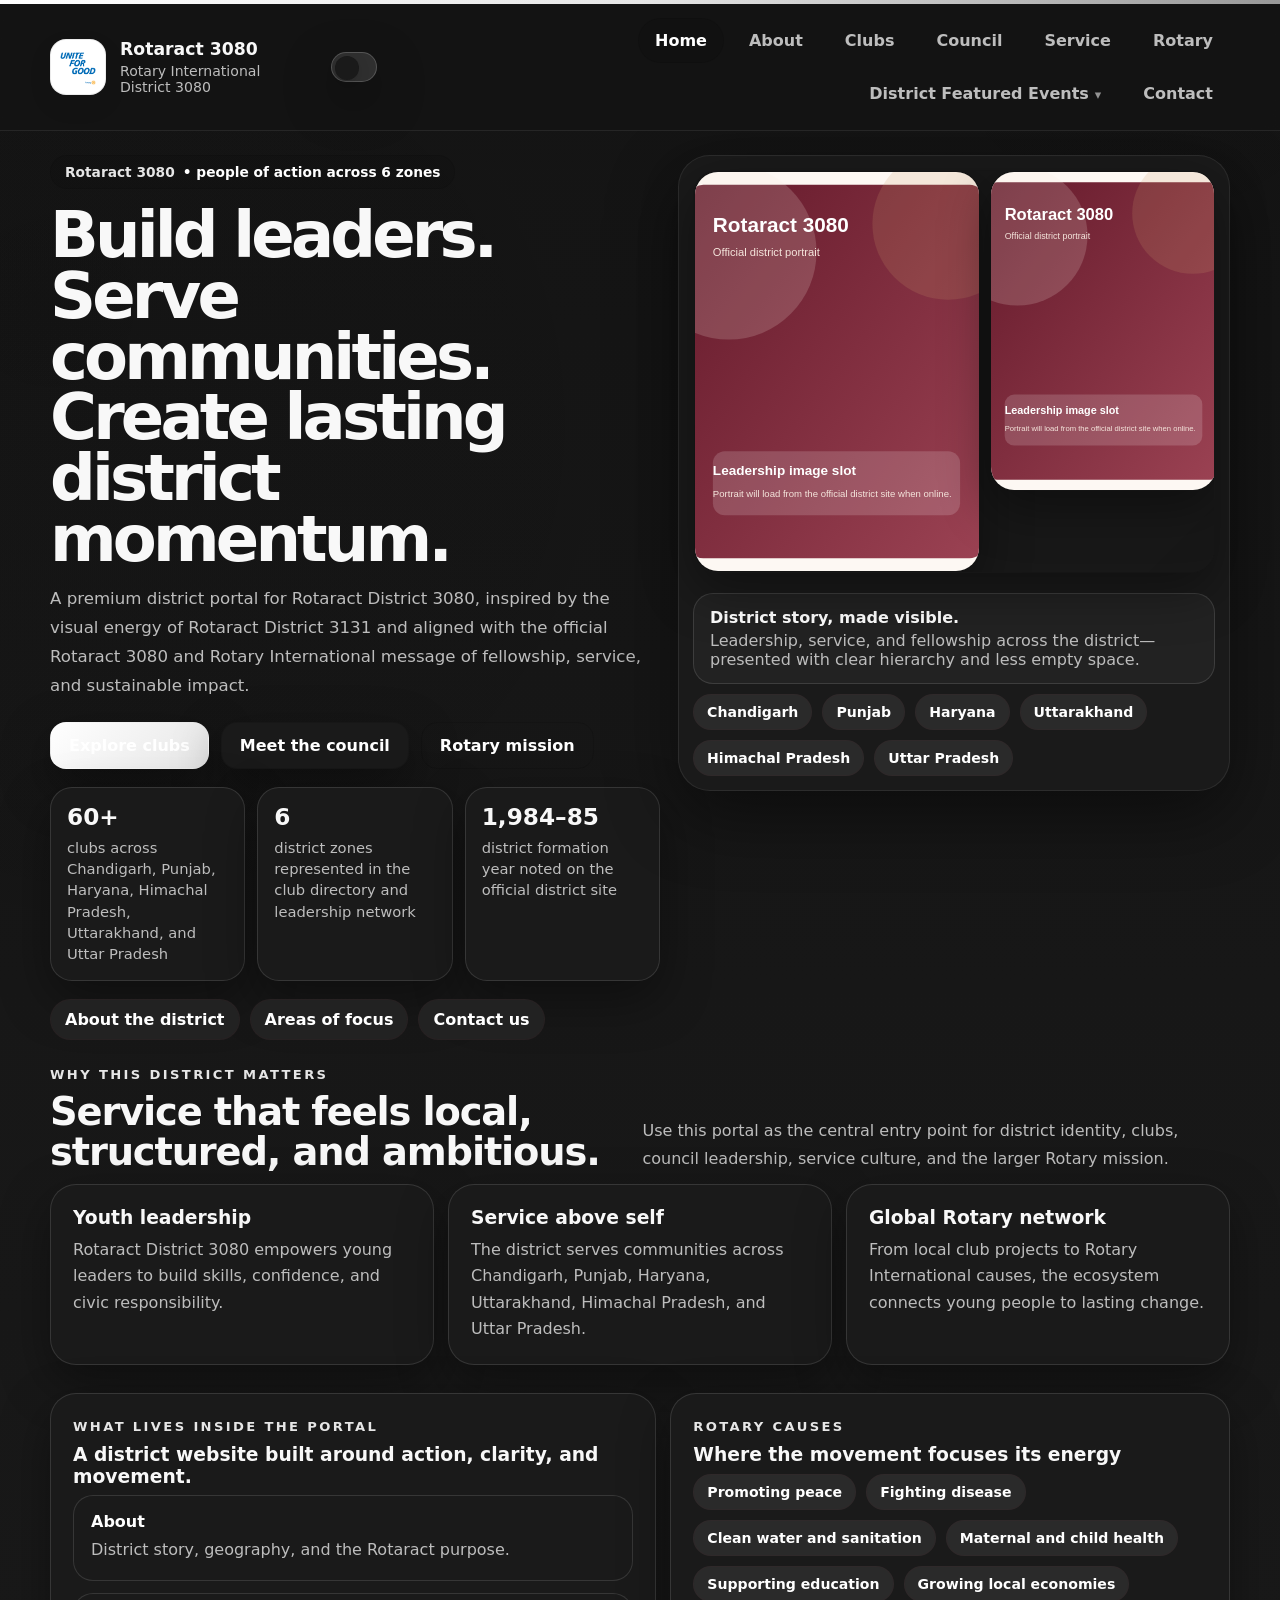
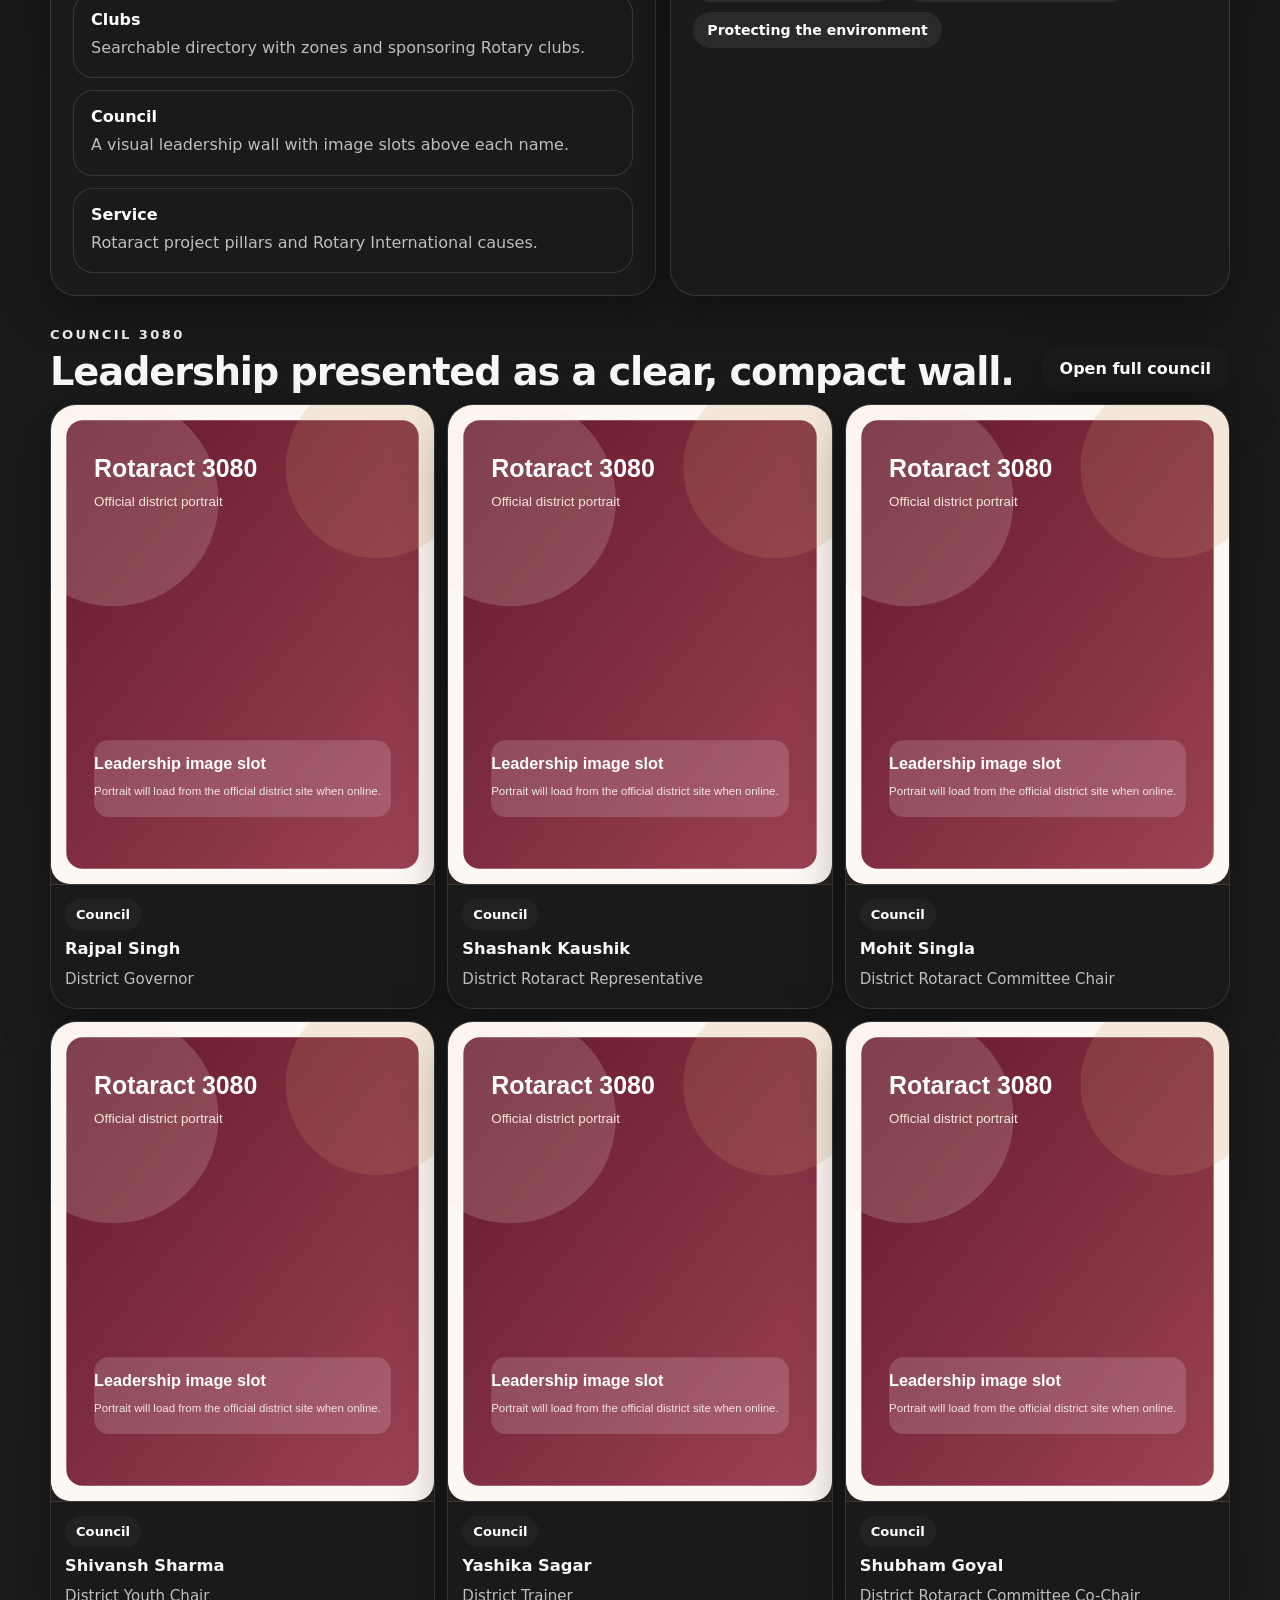
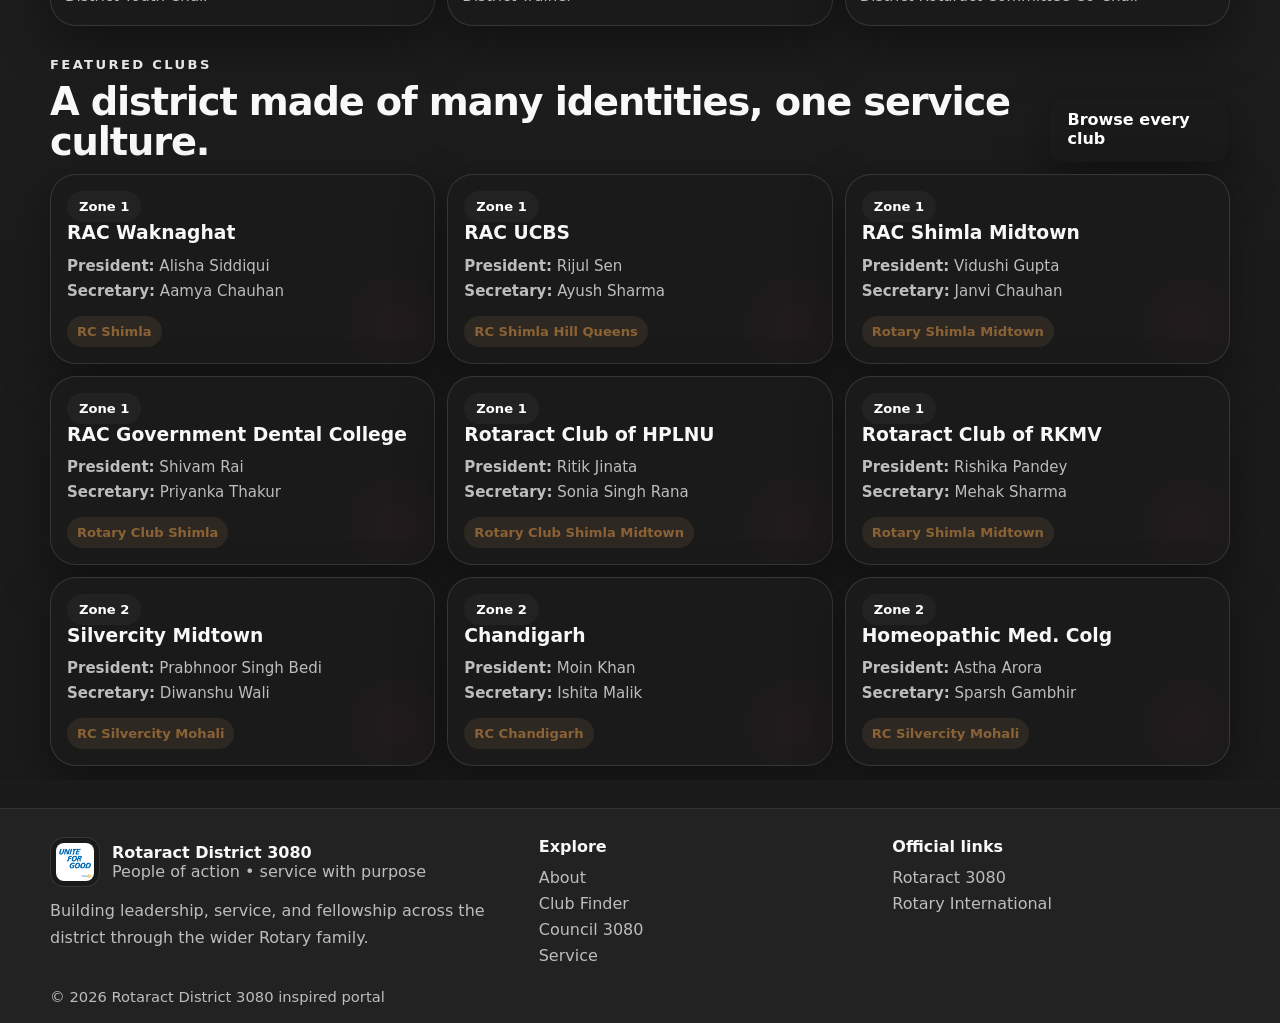
<file: index.html>
<!doctype html>
<html lang="en">
<head>
  <meta charset="utf-8" />
  <meta name="viewport" content="width=device-width, initial-scale=1" />
  <title>Rotaract District 3080 | Home</title>
  <meta name="description" content="Rotaract District 3080 and Rotary International portal." />
  <link rel="icon" href="assets/rotary.png" />
  <link rel="preconnect" href="https://www.rotaract3080.org" />
  <link rel="stylesheet" href="assets/styles.css" />
  
</head>
<body class="page-home">
<div class="topbar"></div>
<header class="site-header">
  <div class="container nav-wrap">
    <a class="brand" href="index.html">
      <img src="assets/rotary.png" alt="Rotary logo" />
      <div>
        <strong>Rotaract 3080</strong>
        <span>Rotary International District 3080</span>
      </div>
    </a>
    <button class="nav-toggle" aria-label="Toggle menu">☰</button>
      <button class="theme-toggle" type="button" aria-label="Switch to light theme" aria-pressed="false">Light mode</button>
    <nav class="site-nav">
      <a href="index.html">Home</a>
      <a href="about.html">About</a>
      <a href="clubs.html">Clubs</a>
      <a href="council.html">Council</a>
      <a href="service.html">Service</a>
      <a href="rotary.html">Rotary</a>
      <div class="menu">
        <button class="nav-btn" type="button" data-menu-btn aria-expanded="false">District Featured Events</button>
        <div class="menu-panel" aria-label="District Featured Events">
          <div class="menu-head">
            <div>
              <h3>District Featured Events</h3>
              <p>Hand-picked moments from district life, leadership, and celebration.</p>
            </div>
            <a class="menu-link" href="service.html">Open calendar</a>
          </div>
          <div class="menu-grid">
            <a class="event-mini" href="council.html">
              <div class="thumb"><img src="assets/placeholder-landscape.svg" data-remote-src="https://www.rotaract3080.org/_next/image?q=75&url=%2FCouncil3080%2F1712478256008.jpg&w=1080" alt="District gathering" loading="lazy" referrerpolicy="no-referrer" /></div>
              <span class="date">District highlight</span>
              <h4>Council spotlight</h4>
              <p>Leadership portraits and district presence presented with a compact card style.</p>
            </a>
            <a class="event-mini" href="about.html">
              <div class="thumb"><img src="assets/placeholder-landscape.svg" data-remote-src="https://www.rotaract3080.org/_next/image?q=75&url=%2Fabout%2Fhero.webp&w=1080" alt="District community" loading="lazy" referrerpolicy="no-referrer" /></div>
              <span class="date">Featured story</span>
              <h4>District identity</h4>
              <p>Explore the scope, culture, and service footprint of Rotaract 3080.</p>
            </a>
            <a class="event-mini" href="clubs.html">
              <div class="thumb"><img src="assets/placeholder-landscape.svg" data-remote-src="https://www.rotaract3080.org/_next/image?q=75&url=%2FCouncil3080%2FBatch.jpg&w=1080" alt="Club network" loading="lazy" referrerpolicy="no-referrer" /></div>
              <span class="date">Network</span>
              <h4>Clubs in action</h4>
              <p>Use the searchable club directory to jump straight into district clubs.</p>
            </a>
          </div>
        </div>
      </div>
      <a href="contact.html">Contact</a>
    </nav>
  </div>
</header>

<main>
  <section class="hero">
    <div class="container hero-shell">
      <div class="hero-grid">
        <div class="reveal">
          <div class="eyebrow"><b>Rotaract 3080</b> • people of action across 6 zones</div>
          <h1>Build leaders. Serve communities. Create lasting district momentum.</h1>
          <p class="lead">A premium district portal for Rotaract District 3080, inspired by the visual energy of Rotaract District 3131 and aligned with the official Rotaract 3080 and Rotary International message of fellowship, service, and sustainable impact.</p>
          <div class="hero-actions">
            <a class="btn primary" href="clubs.html">Explore clubs</a>
            <a class="btn secondary" href="council.html">Meet the council</a>
            <a class="btn ghost" href="rotary.html">Rotary mission</a>
          </div>
          <div class="stats-row">
            <div class="stat"><strong data-count="60" data-suffix="+" data-duration="1300">0+</strong><span>clubs across Chandigarh, Punjab, Haryana, Himachal Pradesh, Uttarakhand, and Uttar Pradesh</span></div>
            <div class="stat"><strong data-count="6" data-duration="1100">0</strong><span>district zones represented in the club directory and leadership network</span></div>
            <div class="stat"><strong data-count="1984" data-suffix="–85" data-duration="1400">0</strong><span>district formation year noted on the official district site</span></div>
          </div>
          <div class="quick-links">
            <a href="about.html">About the district</a>
            <a href="service.html">Areas of focus</a>
            <a href="contact.html">Contact us</a>
          </div>
        </div>

        <div class="hero-panel reveal">
          <div class="image-stack">
            <div class="hero-image hero-image--split">
              <div class="media-frame hero-image--mini">
                <img class="" src="assets/placeholder-portrait.svg" data-remote-src="https://www.rotaract3080.org/_next/image?q=75&url=%2Fabout%2Fhero.webp&w=1080" alt="Rotaract 3080 district youth group" loading="lazy" referrerpolicy="no-referrer" />
              </div>
              <div class="media-frame hero-image--mini">
                <img class="" src="assets/placeholder-portrait.svg" data-remote-src="https://www.rotaract3080.org/_next/image?q=75&url=%2FCouncil3080%2F1712478256008.jpg&w=1080" alt="Rotaract 3080 group image" loading="lazy" referrerpolicy="no-referrer" />
              </div>
            </div>
            <div class="hero-note">
              <strong>District story, made visible.</strong>
              <div class="muted">Leadership, service, and fellowship across the district—presented with clear hierarchy and less empty space.</div>
            </div>
            <div class="pill-row">
              <span class="pill">Chandigarh</span>
              <span class="pill">Punjab</span>
              <span class="pill">Haryana</span>
              <span class="pill">Uttarakhand</span>
              <span class="pill">Himachal Pradesh</span>
              <span class="pill">Uttar Pradesh</span>
            </div>
          </div>
        </div>
      </div>
    </div>
  </section>

  <section class="section">
    <div class="container">
      <div class="section-head reveal">
        <div>
          <div class="kicker">Why this district matters</div>
          <h2>Service that feels local, structured, and ambitious.</h2>
        </div>
        <p>Use this portal as the central entry point for district identity, clubs, council leadership, service culture, and the larger Rotary mission.</p>
      </div>
      <div class="grid-3">
        <article class="card reveal"><h3>Youth leadership</h3><p>Rotaract District 3080 empowers young leaders to build skills, confidence, and civic responsibility.</p></article>
        <article class="card reveal"><h3>Service above self</h3><p>The district serves communities across Chandigarh, Punjab, Haryana, Uttarakhand, Himachal Pradesh, and Uttar Pradesh.</p></article>
        <article class="card reveal"><h3>Global Rotary network</h3><p>From local club projects to Rotary International causes, the ecosystem connects young people to lasting change.</p></article>
      </div>
    </div>
  </section>

  <section class="section">
    <div class="container split">
      <div class="panel reveal">
        <div class="kicker">What lives inside the portal</div>
        <h3>A district website built around action, clarity, and movement.</h3>
        <div class="timeline">
          <div class="timeline-item"><strong>About</strong><span>District story, geography, and the Rotaract purpose.</span></div>
          <div class="timeline-item"><strong>Clubs</strong><span>Searchable directory with zones and sponsoring Rotary clubs.</span></div>
          <div class="timeline-item"><strong>Council</strong><span>A visual leadership wall with image slots above each name.</span></div>
          <div class="timeline-item"><strong>Service</strong><span>Rotaract project pillars and Rotary International causes.</span></div>
        </div>
      </div>
      <div class="panel reveal">
        <div class="kicker">Rotary causes</div>
        <h3>Where the movement focuses its energy</h3>
        <div class="pill-row">
          <span class="pill">Promoting peace</span>
          <span class="pill">Fighting disease</span>
          <span class="pill">Clean water and sanitation</span>
          <span class="pill">Maternal and child health</span>
          <span class="pill">Supporting education</span>
          <span class="pill">Growing local economies</span>
          <span class="pill">Protecting the environment</span>
        </div>
      </div>
    </div>
  </section>

  <section class="section">
    <div class="container">
      <div class="section-head reveal">
        <div>
          <div class="kicker">Council 3080</div>
          <h2>Leadership presented as a clear, compact wall.</h2>
        </div>
        <a class="btn secondary" href="council.html">Open full council</a>
      </div>
      <div class="council-grid">
        <article class="person-card reveal">
      <div class="person-media"><img src="assets/placeholder-portrait.svg" data-remote-src="https://www.rotaract3080.org/_next/image?q=75&url=%2FCouncil3080%2Frajpal.jpg&w=1080" alt="Rajpal Singh" loading="lazy" referrerpolicy="no-referrer" /></div>
      <div class="person-body">
        <div class="person-role">Council</div>
        <h3>Rajpal Singh</h3>
        <p>District Governor</p>
      </div>
    </article><article class="person-card reveal">
      <div class="person-media"><img src="assets/placeholder-portrait.svg" data-remote-src="https://www.rotaract3080.org/_next/image?q=75&url=%2FCouncil3080%2Fshashank.jpg&w=1080" alt="Shashank Kaushik" loading="lazy" referrerpolicy="no-referrer" /></div>
      <div class="person-body">
        <div class="person-role">Council</div>
        <h3>Shashank Kaushik</h3>
        <p>District Rotaract Representative</p>
      </div>
    </article><article class="person-card reveal">
      <div class="person-media"><img src="assets/placeholder-portrait.svg" data-remote-src="https://www.rotaract3080.org/_next/image?q=75&url=%2FCouncil3080%2Fmohit.jpg&w=1080" alt="Mohit Singla" loading="lazy" referrerpolicy="no-referrer" /></div>
      <div class="person-body">
        <div class="person-role">Council</div>
        <h3>Mohit Singla</h3>
        <p>District Rotaract Committee Chair</p>
      </div>
    </article><article class="person-card reveal">
      <div class="person-media"><img src="assets/placeholder-portrait.svg" data-remote-src="https://www.rotaract3080.org/_next/image?q=75&url=%2FCouncil3080%2Fshivansh.webp&w=1080" alt="Shivansh Sharma" loading="lazy" referrerpolicy="no-referrer" /></div>
      <div class="person-body">
        <div class="person-role">Council</div>
        <h3>Shivansh Sharma</h3>
        <p>District Youth Chair</p>
      </div>
    </article><article class="person-card reveal">
      <div class="person-media"><img src="assets/placeholder-portrait.svg" data-remote-src="https://www.rotaract3080.org/_next/image?q=75&url=%2FCouncil3080%2Fyashika.jpg&w=1080" alt="Yashika Sagar" loading="lazy" referrerpolicy="no-referrer" /></div>
      <div class="person-body">
        <div class="person-role">Council</div>
        <h3>Yashika Sagar</h3>
        <p>District Trainer</p>
      </div>
    </article><article class="person-card reveal">
      <div class="person-media"><img src="assets/placeholder-portrait.svg" data-remote-src="https://www.rotaract3080.org/_next/image?q=75&url=%2FCouncil3080%2Fshubham-goyal.jpg&w=1080" alt="Shubham Goyal" loading="lazy" referrerpolicy="no-referrer" /></div>
      <div class="person-body">
        <div class="person-role">Council</div>
        <h3>Shubham Goyal</h3>
        <p>District Rotaract Committee Co-Chair</p>
      </div>
    </article>
      </div>
    </div>
  </section>

  <section class="section">
    <div class="container">
      <div class="section-head reveal">
        <div>
          <div class="kicker">Featured clubs</div>
          <h2>A district made of many identities, one service culture.</h2>
        </div>
        <a class="btn secondary" href="clubs.html">Browse every club</a>
      </div>
      <div class="club-grid">
        <article class="club-card reveal" data-zone="Zone 1" data-search="RAC Waknaghat Alisha Siddiqui Aamya Chauhan RC Shimla Zone 1">
      <span class="zone-tag">Zone 1</span>
      <h3>RAC Waknaghat</h3>
      <div class="club-meta"><strong>President:</strong> Alisha Siddiqui<br><strong>Secretary:</strong> Aamya Chauhan</div>
      <div class="club-sponsor">RC Shimla</div>
    </article><article class="club-card reveal" data-zone="Zone 1" data-search="RAC UCBS Rijul Sen Ayush Sharma RC Shimla Hill Queens Zone 1">
      <span class="zone-tag">Zone 1</span>
      <h3>RAC UCBS</h3>
      <div class="club-meta"><strong>President:</strong> Rijul Sen<br><strong>Secretary:</strong> Ayush Sharma</div>
      <div class="club-sponsor">RC Shimla Hill Queens</div>
    </article><article class="club-card reveal" data-zone="Zone 1" data-search="RAC Shimla Midtown Vidushi Gupta Janvi Chauhan Rotary Shimla Midtown Zone 1">
      <span class="zone-tag">Zone 1</span>
      <h3>RAC Shimla Midtown</h3>
      <div class="club-meta"><strong>President:</strong> Vidushi Gupta<br><strong>Secretary:</strong> Janvi Chauhan</div>
      <div class="club-sponsor">Rotary Shimla Midtown</div>
    </article><article class="club-card reveal" data-zone="Zone 1" data-search="RAC Government Dental College Shivam Rai Priyanka Thakur Rotary Club Shimla Zone 1">
      <span class="zone-tag">Zone 1</span>
      <h3>RAC Government Dental College</h3>
      <div class="club-meta"><strong>President:</strong> Shivam Rai<br><strong>Secretary:</strong> Priyanka Thakur</div>
      <div class="club-sponsor">Rotary Club Shimla</div>
    </article><article class="club-card reveal" data-zone="Zone 1" data-search="Rotaract Club of HPLNU Ritik Jinata Sonia Singh Rana Rotary Club Shimla Midtown Zone 1">
      <span class="zone-tag">Zone 1</span>
      <h3>Rotaract Club of HPLNU</h3>
      <div class="club-meta"><strong>President:</strong> Ritik Jinata<br><strong>Secretary:</strong> Sonia Singh Rana</div>
      <div class="club-sponsor">Rotary Club Shimla Midtown</div>
    </article><article class="club-card reveal" data-zone="Zone 1" data-search="Rotaract Club of RKMV Rishika Pandey Mehak Sharma Rotary Shimla Midtown Zone 1">
      <span class="zone-tag">Zone 1</span>
      <h3>Rotaract Club of RKMV</h3>
      <div class="club-meta"><strong>President:</strong> Rishika Pandey<br><strong>Secretary:</strong> Mehak Sharma</div>
      <div class="club-sponsor">Rotary Shimla Midtown</div>
    </article><article class="club-card reveal" data-zone="Zone 2" data-search="Silvercity Midtown Prabhnoor Singh Bedi Diwanshu Wali RC Silvercity Mohali Zone 2">
      <span class="zone-tag">Zone 2</span>
      <h3>Silvercity Midtown</h3>
      <div class="club-meta"><strong>President:</strong> Prabhnoor Singh Bedi<br><strong>Secretary:</strong> Diwanshu Wali</div>
      <div class="club-sponsor">RC Silvercity Mohali</div>
    </article><article class="club-card reveal" data-zone="Zone 2" data-search="Chandigarh Moin Khan Ishita Malik RC Chandigarh Zone 2">
      <span class="zone-tag">Zone 2</span>
      <h3>Chandigarh</h3>
      <div class="club-meta"><strong>President:</strong> Moin Khan<br><strong>Secretary:</strong> Ishita Malik</div>
      <div class="club-sponsor">RC Chandigarh</div>
    </article><article class="club-card reveal" data-zone="Zone 2" data-search="Homeopathic Med. Colg Astha Arora Sparsh Gambhir RC Silvercity Mohali Zone 2">
      <span class="zone-tag">Zone 2</span>
      <h3>Homeopathic Med. Colg</h3>
      <div class="club-meta"><strong>President:</strong> Astha Arora<br><strong>Secretary:</strong> Sparsh Gambhir</div>
      <div class="club-sponsor">RC Silvercity Mohali</div>
    </article>
      </div>
    </div>
  </section>
</main>

<footer class="footer">
  <div class="container footer-grid">
    <div>
      <div class="footer-brand">
        <img src="assets/rotary.png" alt="Rotary logo" />
        <div>
          <strong>Rotaract District 3080</strong>
          <div class="muted">People of action • service with purpose</div>
        </div>
      </div>
      <p>Building leadership, service, and fellowship across the district through the wider Rotary family.</p>
    </div>
    <div>
      <h4>Explore</h4>
      <a href="about.html">About</a>
      <a href="clubs.html">Club Finder</a>
      <a href="council.html">Council 3080</a>
      <a href="service.html">Service</a>
    </div>
    <div>
      <h4>Official links</h4>
      <a href="https://www.rotaract3080.org/" target="_blank" rel="noreferrer">Rotaract 3080</a>
      <a href="https://www.rotary.org/" target="_blank" rel="noreferrer">Rotary International</a>
    </div>
  </div>
  <div class="container footer-bottom">© 2026 Rotaract District 3080 inspired portal</div>
</footer>
<script src="assets/site.js"></script>
</body>
</html>
</file>
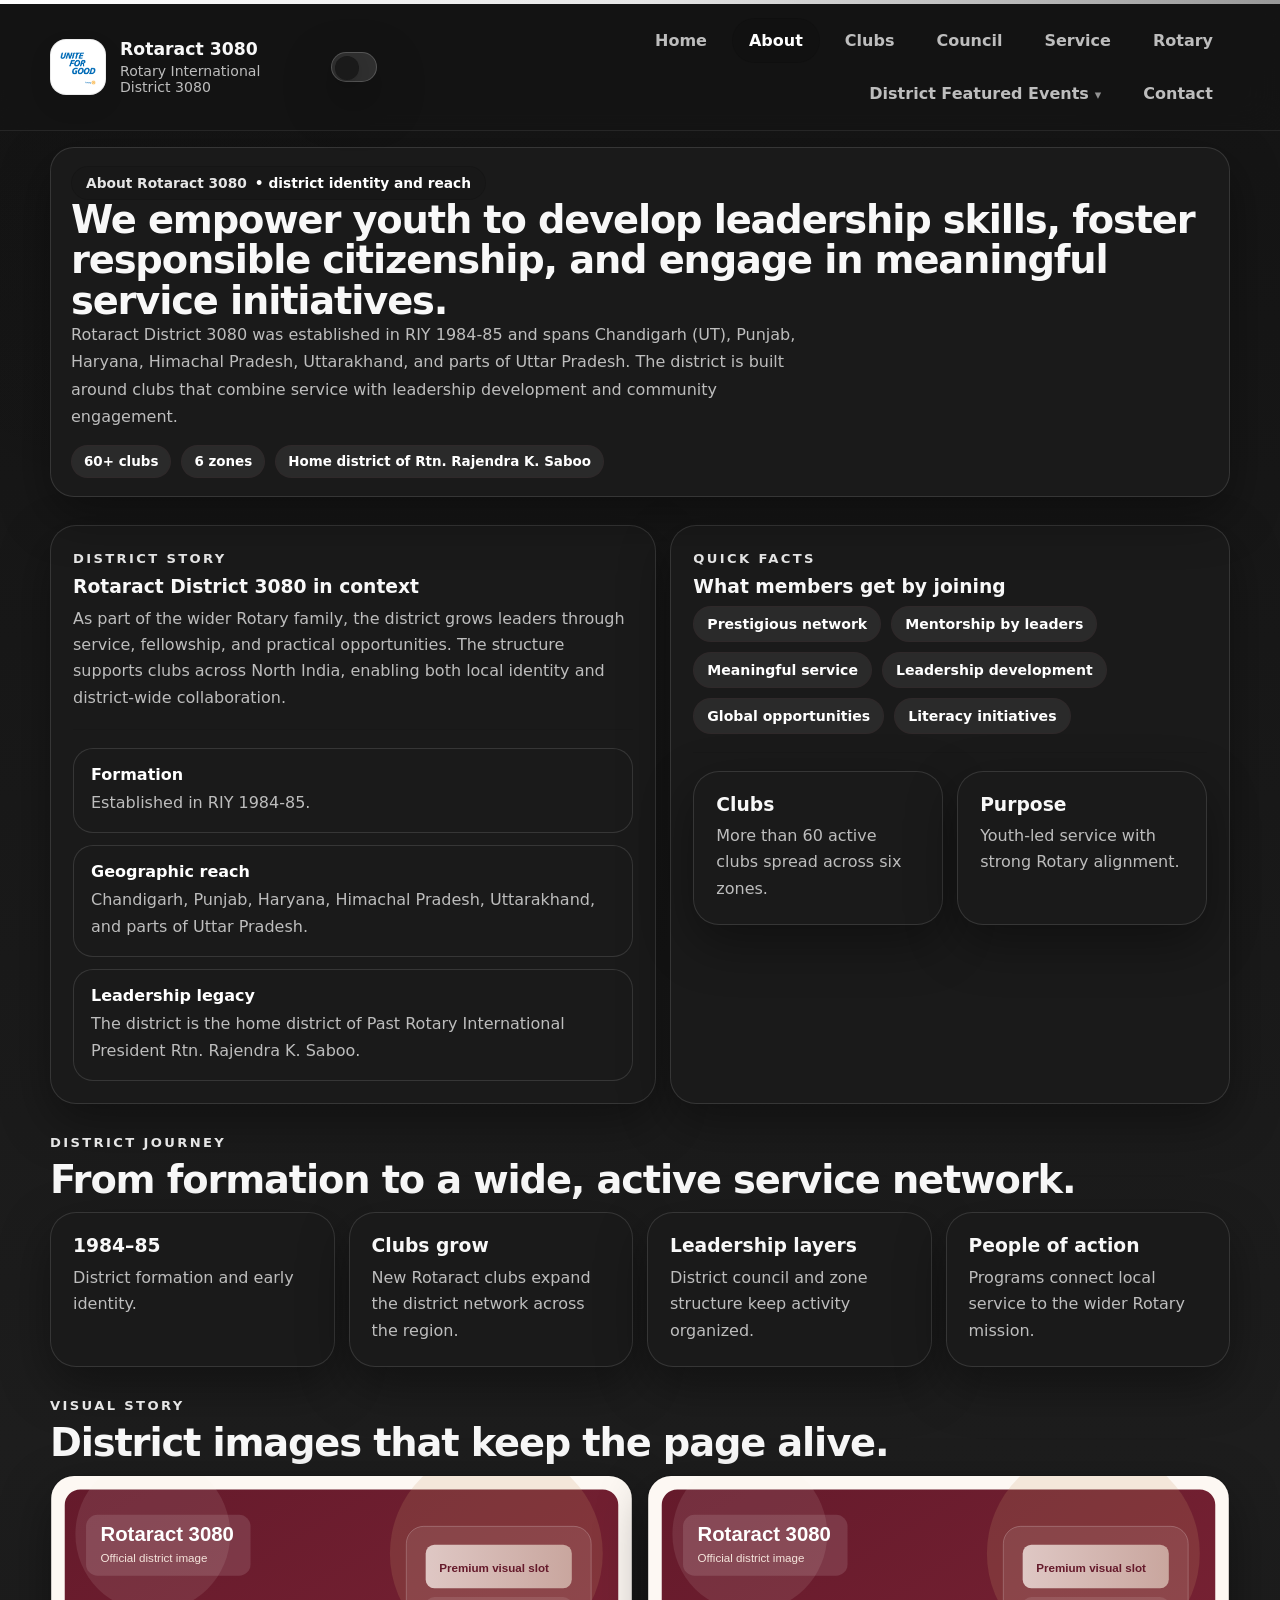
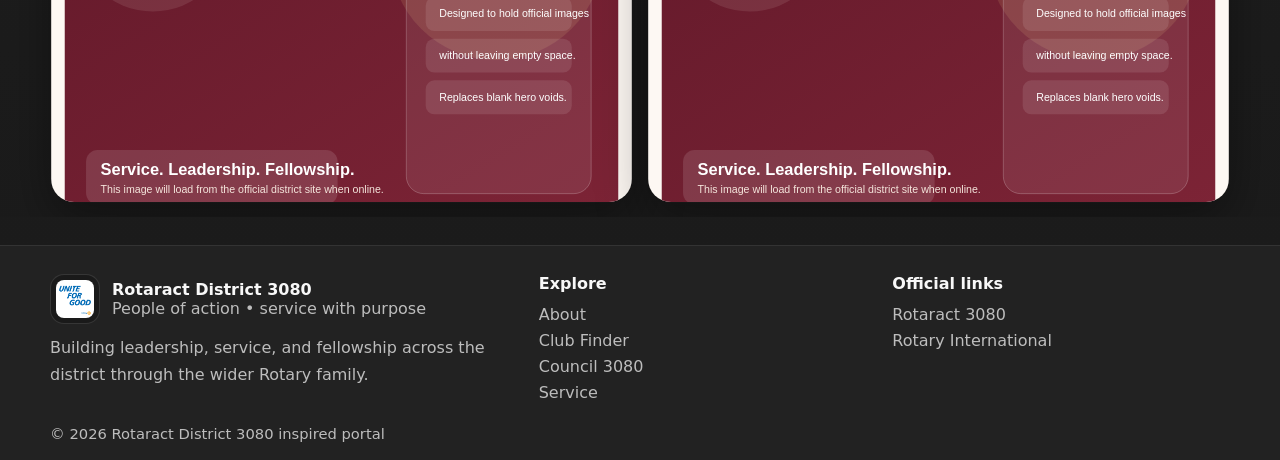
<file: about.html>
<!doctype html>
<html lang="en">
<head>
  <meta charset="utf-8" />
  <meta name="viewport" content="width=device-width, initial-scale=1" />
  <title>About Rotaract 3080</title>
  <meta name="description" content="Rotaract District 3080 and Rotary International portal." />
  <link rel="icon" href="assets/rotary.png" />
  <link rel="preconnect" href="https://www.rotaract3080.org" />
  <link rel="stylesheet" href="assets/styles.css" />
  
</head>
<body class="page-about">
<div class="topbar"></div>
<header class="site-header">
  <div class="container nav-wrap">
    <a class="brand" href="index.html">
      <img src="assets/rotary.png" alt="Rotary logo" />
      <div>
        <strong>Rotaract 3080</strong>
        <span>Rotary International District 3080</span>
      </div>
    </a>
    <button class="nav-toggle" aria-label="Toggle menu">☰</button>
      <button class="theme-toggle" type="button" aria-label="Switch to light theme" aria-pressed="false">Light mode</button>
    <nav class="site-nav">
      <a href="index.html">Home</a>
      <a href="about.html">About</a>
      <a href="clubs.html">Clubs</a>
      <a href="council.html">Council</a>
      <a href="service.html">Service</a>
      <a href="rotary.html">Rotary</a>
      <div class="menu">
        <button class="nav-btn" type="button" data-menu-btn aria-expanded="false">District Featured Events</button>
        <div class="menu-panel" aria-label="District Featured Events">
          <div class="menu-head">
            <div>
              <h3>District Featured Events</h3>
              <p>Hand-picked moments from district life, leadership, and celebration.</p>
            </div>
            <a class="menu-link" href="service.html">Open calendar</a>
          </div>
          <div class="menu-grid">
            <a class="event-mini" href="council.html">
              <div class="thumb"><img src="assets/placeholder-landscape.svg" data-remote-src="https://www.rotaract3080.org/_next/image?q=75&url=%2FCouncil3080%2F1712478256008.jpg&w=1080" alt="District gathering" loading="lazy" referrerpolicy="no-referrer" /></div>
              <span class="date">District highlight</span>
              <h4>Council spotlight</h4>
              <p>Leadership portraits and district presence presented with a compact card style.</p>
            </a>
            <a class="event-mini" href="about.html">
              <div class="thumb"><img src="assets/placeholder-landscape.svg" data-remote-src="https://www.rotaract3080.org/_next/image?q=75&url=%2Fabout%2Fhero.webp&w=1080" alt="District community" loading="lazy" referrerpolicy="no-referrer" /></div>
              <span class="date">Featured story</span>
              <h4>District identity</h4>
              <p>Explore the scope, culture, and service footprint of Rotaract 3080.</p>
            </a>
            <a class="event-mini" href="clubs.html">
              <div class="thumb"><img src="assets/placeholder-landscape.svg" data-remote-src="https://www.rotaract3080.org/_next/image?q=75&url=%2FCouncil3080%2FBatch.jpg&w=1080" alt="Club network" loading="lazy" referrerpolicy="no-referrer" /></div>
              <span class="date">Network</span>
              <h4>Clubs in action</h4>
              <p>Use the searchable club directory to jump straight into district clubs.</p>
            </a>
          </div>
        </div>
      </div>
      <a href="contact.html">Contact</a>
    </nav>
  </div>
</header>

<main>
  <section class="page-hero">
    <div class="container page-hero-shell">
      <div class="hero-cardline reveal">
        <div class="eyebrow"><b>About Rotaract 3080</b> • district identity and reach</div>
        <h1>We empower youth to develop leadership skills, foster responsible citizenship, and engage in meaningful service initiatives.</h1>
        <p>Rotaract District 3080 was established in RIY 1984-85 and spans Chandigarh (UT), Punjab, Haryana, Himachal Pradesh, Uttarakhand, and parts of Uttar Pradesh. The district is built around clubs that combine service with leadership development and community engagement.</p>
        <div class="meta-row">
          <span class="meta-pill">60+ clubs</span>
          <span class="meta-pill">6 zones</span>
          <span class="meta-pill">Home district of Rtn. Rajendra K. Saboo</span>
        </div>
      </div>
    </div>
  </section>

  <section class="section">
    <div class="container split">
      <div class="panel reveal">
        <div class="kicker">District story</div>
        <h3>Rotaract District 3080 in context</h3>
        <p>As part of the wider Rotary family, the district grows leaders through service, fellowship, and practical opportunities. The structure supports clubs across North India, enabling both local identity and district-wide collaboration.</p>
        <div class="hr"></div>
        <div class="timeline">
          <div class="timeline-item"><strong>Formation</strong><span>Established in RIY 1984-85.</span></div>
          <div class="timeline-item"><strong>Geographic reach</strong><span>Chandigarh, Punjab, Haryana, Himachal Pradesh, Uttarakhand, and parts of Uttar Pradesh.</span></div>
          <div class="timeline-item"><strong>Leadership legacy</strong><span>The district is the home district of Past Rotary International President Rtn. Rajendra K. Saboo.</span></div>
        </div>
      </div>
      <div class="panel reveal">
        <div class="kicker">Quick facts</div>
        <h3>What members get by joining</h3>
        <div class="pill-row">
          <span class="pill">Prestigious network</span>
          <span class="pill">Mentorship by leaders</span>
          <span class="pill">Meaningful service</span>
          <span class="pill">Leadership development</span>
          <span class="pill">Global opportunities</span>
          <span class="pill">Literacy initiatives</span>
        </div>
        <div class="hr"></div>
        <div class="grid-2">
          <div class="fact-card card">
            <h3>Clubs</h3>
            <p>More than 60 active clubs spread across six zones.</p>
          </div>
          <div class="fact-card card">
            <h3>Purpose</h3>
            <p>Youth-led service with strong Rotary alignment.</p>
          </div>
        </div>
      </div>
    </div>
  </section>

  <section class="section">
    <div class="container">
      <div class="section-head reveal">
        <div>
          <div class="kicker">District journey</div>
          <h2>From formation to a wide, active service network.</h2>
        </div>
      </div>
      <div class="grid-4">
        <article class="card reveal"><h3>1984–85</h3><p>District formation and early identity.</p></article>
        <article class="card reveal"><h3>Clubs grow</h3><p>New Rotaract clubs expand the district network across the region.</p></article>
        <article class="card reveal"><h3>Leadership layers</h3><p>District council and zone structure keep activity organized.</p></article>
        <article class="card reveal"><h3>People of action</h3><p>Programs connect local service to the wider Rotary mission.</p></article>
      </div>
    </div>
  </section>

  <section class="section">
    <div class="container">
      <div class="section-head reveal">
        <div>
          <div class="kicker">Visual story</div>
          <h2>District images that keep the page alive.</h2>
        </div>
      </div>
      <div class="grid-2">
        <div class="media-frame hero-image--wide reveal">
          <img src="assets/placeholder-landscape.svg" data-remote-src="https://www.rotaract3080.org/_next/image?q=75&url=%2Fabout%2Fhero.webp&w=1080" alt="Rotaract 3080 official district image" loading="lazy" referrerpolicy="no-referrer" />
        </div>
        <div class="media-frame hero-image--wide reveal">
          <img src="assets/placeholder-landscape.svg" data-remote-src="https://www.rotaract3080.org/_next/image?q=75&url=%2FCouncil3080%2F1712478256008.jpg&w=1080" alt="Rotaract 3080 group image" loading="lazy" referrerpolicy="no-referrer" />
        </div>
      </div>
    </div>
  </section>
</main>

<footer class="footer">
  <div class="container footer-grid">
    <div>
      <div class="footer-brand">
        <img src="assets/rotary.png" alt="Rotary logo" />
        <div>
          <strong>Rotaract District 3080</strong>
          <div class="muted">People of action • service with purpose</div>
        </div>
      </div>
      <p>Building leadership, service, and fellowship across the district through the wider Rotary family.</p>
    </div>
    <div>
      <h4>Explore</h4>
      <a href="about.html">About</a>
      <a href="clubs.html">Club Finder</a>
      <a href="council.html">Council 3080</a>
      <a href="service.html">Service</a>
    </div>
    <div>
      <h4>Official links</h4>
      <a href="https://www.rotaract3080.org/" target="_blank" rel="noreferrer">Rotaract 3080</a>
      <a href="https://www.rotary.org/" target="_blank" rel="noreferrer">Rotary International</a>
    </div>
  </div>
  <div class="container footer-bottom">© 2026 Rotaract District 3080 inspired portal</div>
</footer>
<script src="assets/site.js"></script>
</body>
</html>
</file>
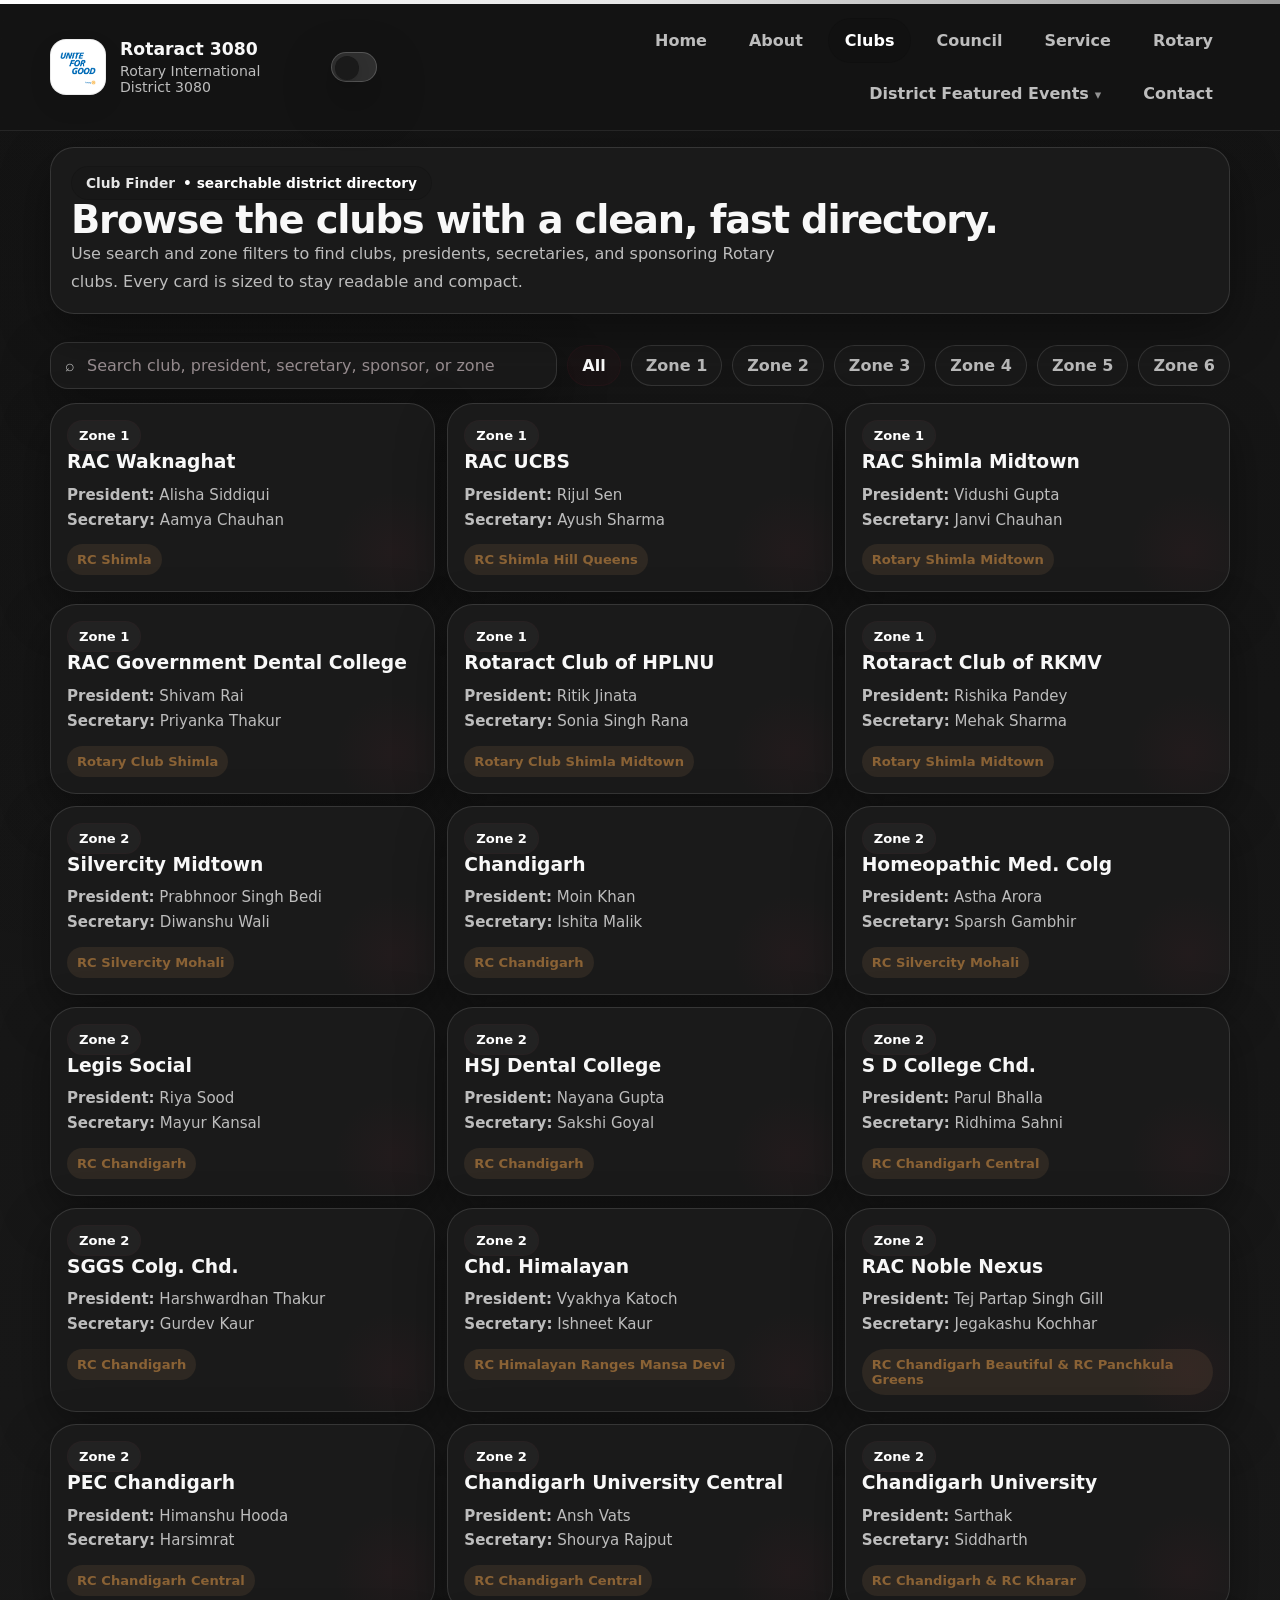
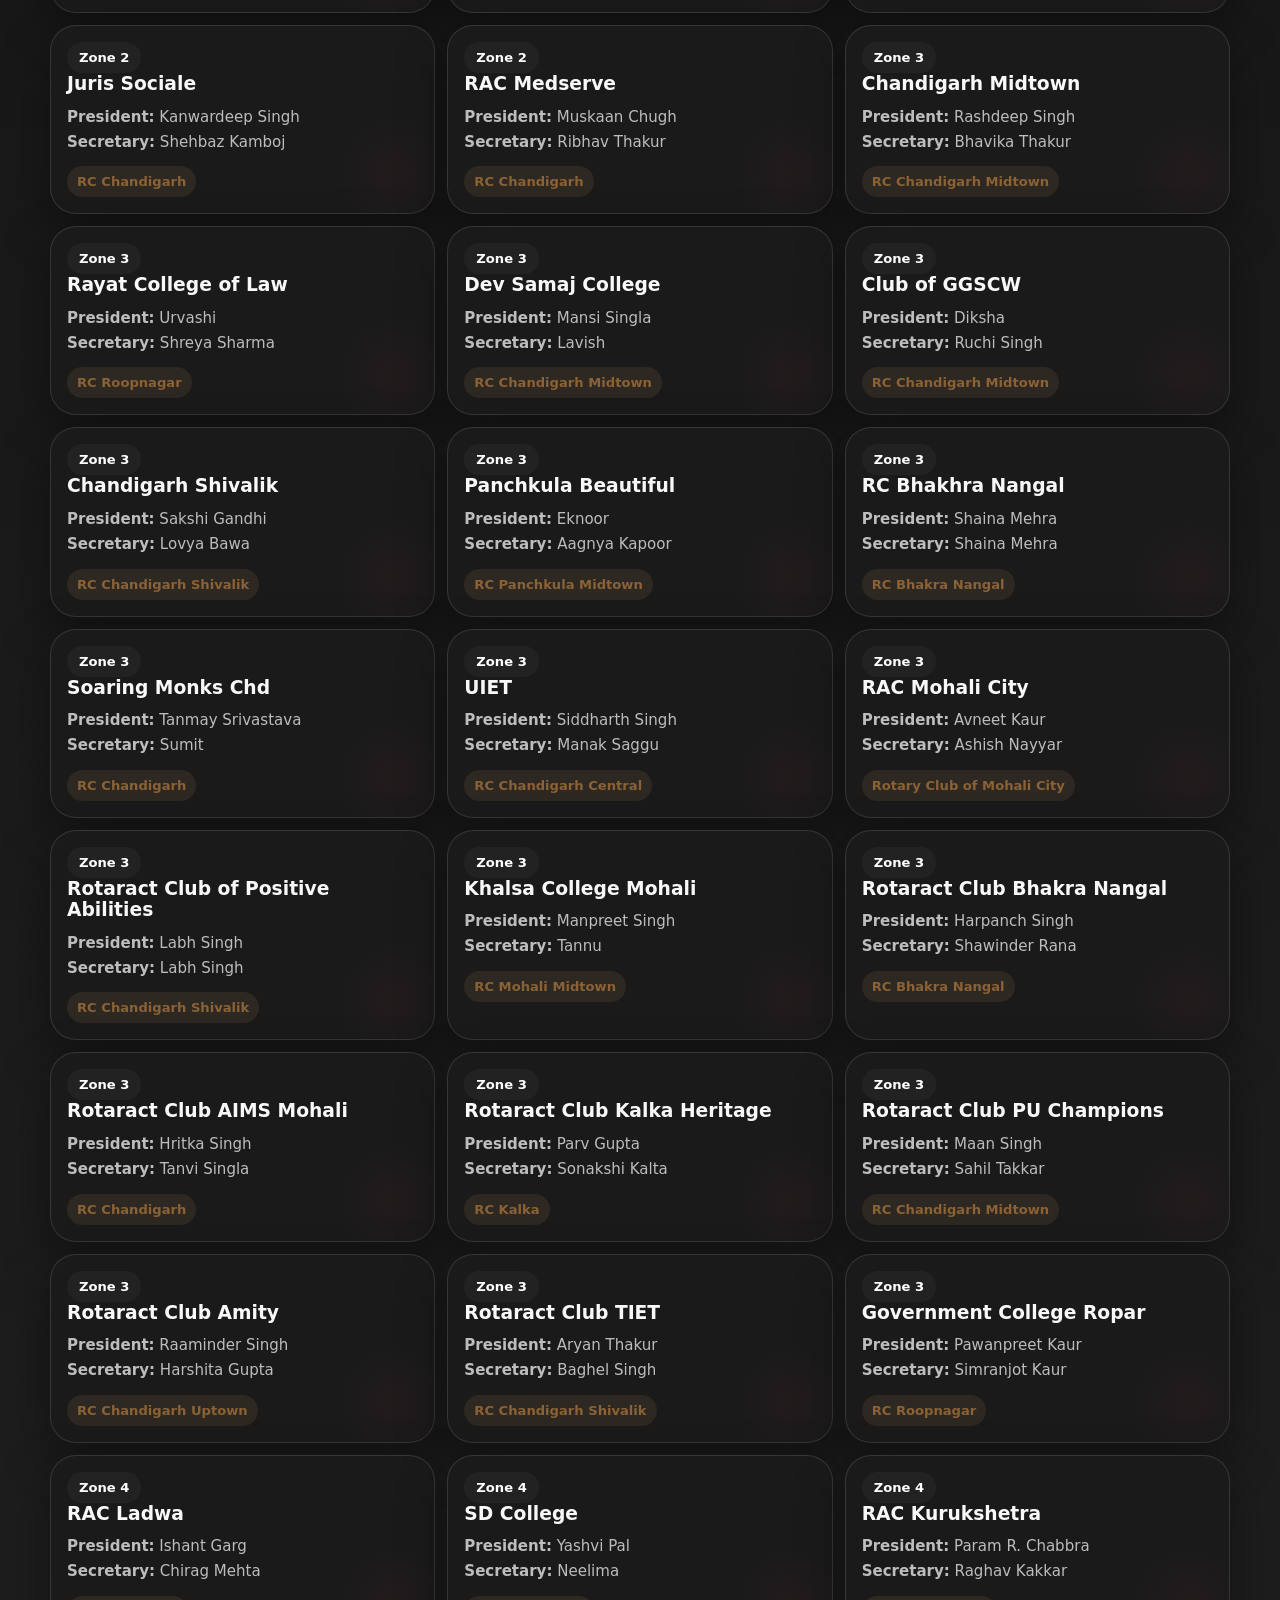
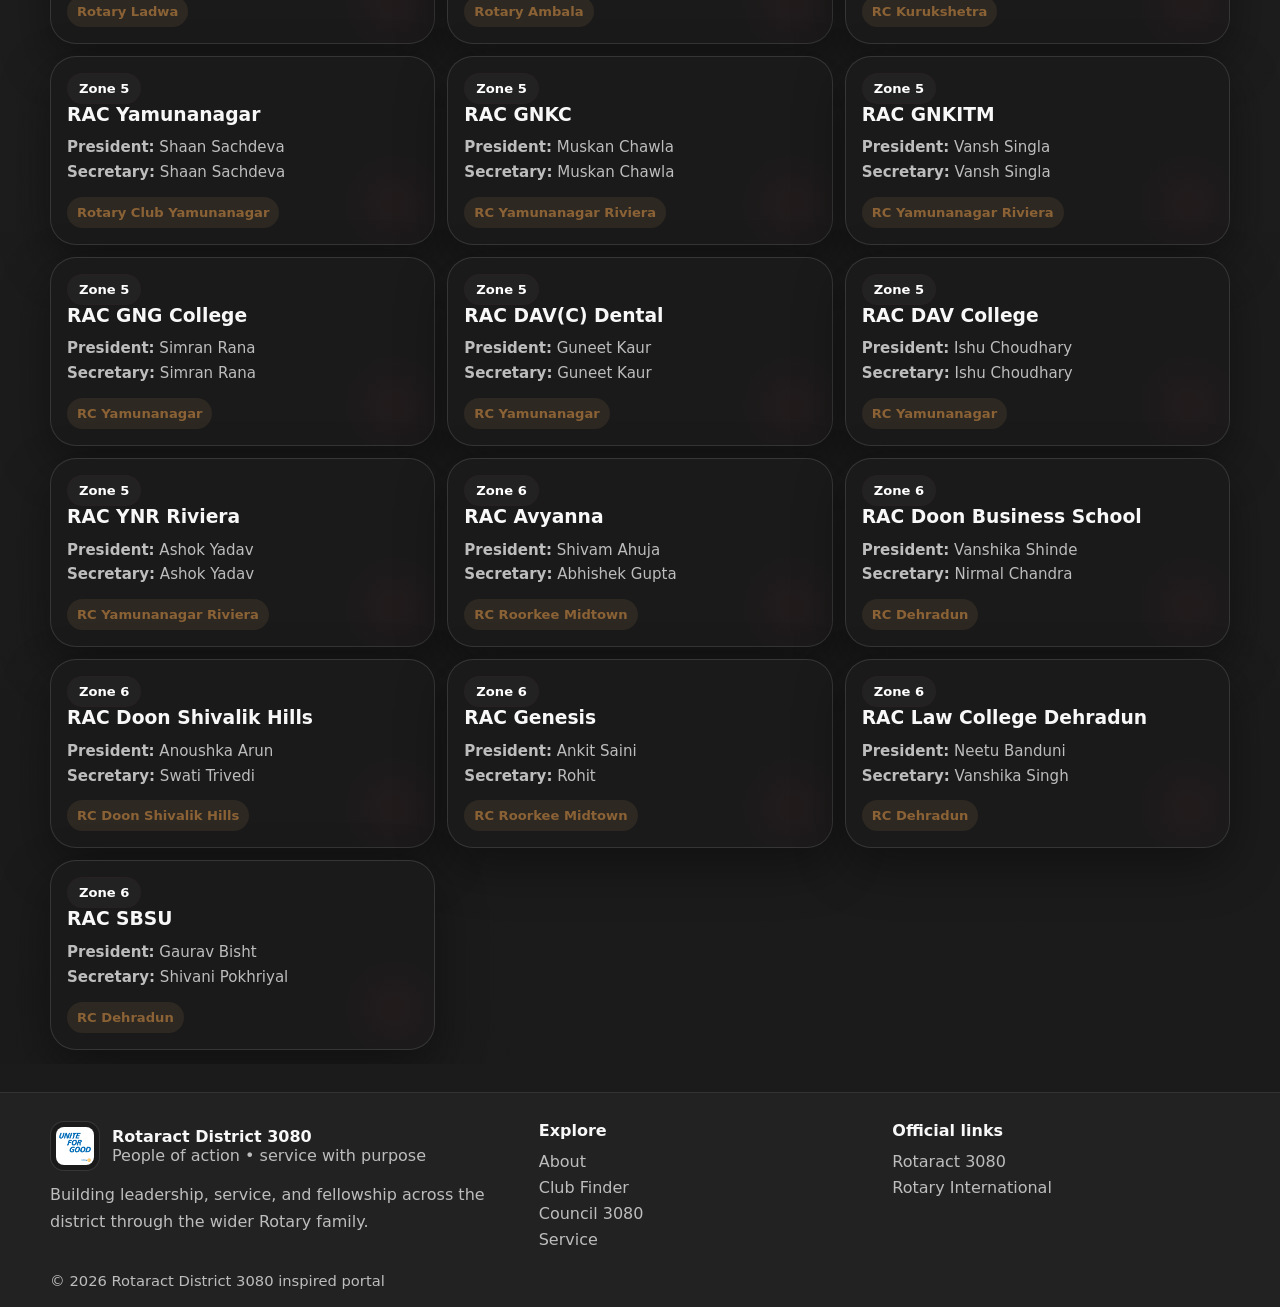
<file: clubs.html>
<!doctype html>
<html lang="en">
<head>
  <meta charset="utf-8" />
  <meta name="viewport" content="width=device-width, initial-scale=1" />
  <title>Club Finder | Rotaract 3080</title>
  <meta name="description" content="Rotaract District 3080 and Rotary International portal." />
  <link rel="icon" href="assets/rotary.png" />
  <link rel="preconnect" href="https://www.rotaract3080.org" />
  <link rel="stylesheet" href="assets/styles.css" />
  
</head>
<body class="page-clubs">
<div class="topbar"></div>
<header class="site-header">
  <div class="container nav-wrap">
    <a class="brand" href="index.html">
      <img src="assets/rotary.png" alt="Rotary logo" />
      <div>
        <strong>Rotaract 3080</strong>
        <span>Rotary International District 3080</span>
      </div>
    </a>
    <button class="nav-toggle" aria-label="Toggle menu">☰</button>
      <button class="theme-toggle" type="button" aria-label="Switch to light theme" aria-pressed="false">Light mode</button>
    <nav class="site-nav">
      <a href="index.html">Home</a>
      <a href="about.html">About</a>
      <a href="clubs.html">Clubs</a>
      <a href="council.html">Council</a>
      <a href="service.html">Service</a>
      <a href="rotary.html">Rotary</a>
      <div class="menu">
        <button class="nav-btn" type="button" data-menu-btn aria-expanded="false">District Featured Events</button>
        <div class="menu-panel" aria-label="District Featured Events">
          <div class="menu-head">
            <div>
              <h3>District Featured Events</h3>
              <p>Hand-picked moments from district life, leadership, and celebration.</p>
            </div>
            <a class="menu-link" href="service.html">Open calendar</a>
          </div>
          <div class="menu-grid">
            <a class="event-mini" href="council.html">
              <div class="thumb"><img src="assets/placeholder-landscape.svg" data-remote-src="https://www.rotaract3080.org/_next/image?q=75&url=%2FCouncil3080%2F1712478256008.jpg&w=1080" alt="District gathering" loading="lazy" referrerpolicy="no-referrer" /></div>
              <span class="date">District highlight</span>
              <h4>Council spotlight</h4>
              <p>Leadership portraits and district presence presented with a compact card style.</p>
            </a>
            <a class="event-mini" href="about.html">
              <div class="thumb"><img src="assets/placeholder-landscape.svg" data-remote-src="https://www.rotaract3080.org/_next/image?q=75&url=%2Fabout%2Fhero.webp&w=1080" alt="District community" loading="lazy" referrerpolicy="no-referrer" /></div>
              <span class="date">Featured story</span>
              <h4>District identity</h4>
              <p>Explore the scope, culture, and service footprint of Rotaract 3080.</p>
            </a>
            <a class="event-mini" href="clubs.html">
              <div class="thumb"><img src="assets/placeholder-landscape.svg" data-remote-src="https://www.rotaract3080.org/_next/image?q=75&url=%2FCouncil3080%2FBatch.jpg&w=1080" alt="Club network" loading="lazy" referrerpolicy="no-referrer" /></div>
              <span class="date">Network</span>
              <h4>Clubs in action</h4>
              <p>Use the searchable club directory to jump straight into district clubs.</p>
            </a>
          </div>
        </div>
      </div>
      <a href="contact.html">Contact</a>
    </nav>
  </div>
</header>

<main>
  <section class="page-hero">
    <div class="container page-hero-shell">
      <div class="hero-cardline reveal">
        <div class="eyebrow"><b>Club Finder</b> • searchable district directory</div>
        <h1>Browse the clubs with a clean, fast directory.</h1>
        <p>Use search and zone filters to find clubs, presidents, secretaries, and sponsoring Rotary clubs. Every card is sized to stay readable and compact.</p>
      </div>
    </div>
  </section>

  <section class="section">
    <div class="container">
      <div class="club-controls reveal">
        <div class="search">
          <span class="muted">⌕</span>
          <input type="search" placeholder="Search club, president, secretary, sponsor, or zone" data-club-search />
        </div>
        <div class="filters" data-zone-filters></div>
      </div>
      <div class="club-grid" data-club-grid>
        <article class="club-card reveal" data-zone="Zone 1" data-search="RAC Waknaghat Alisha Siddiqui Aamya Chauhan RC Shimla Zone 1">
      <span class="zone-tag">Zone 1</span>
      <h3>RAC Waknaghat</h3>
      <div class="club-meta"><strong>President:</strong> Alisha Siddiqui<br><strong>Secretary:</strong> Aamya Chauhan</div>
      <div class="club-sponsor">RC Shimla</div>
    </article><article class="club-card reveal" data-zone="Zone 1" data-search="RAC UCBS Rijul Sen Ayush Sharma RC Shimla Hill Queens Zone 1">
      <span class="zone-tag">Zone 1</span>
      <h3>RAC UCBS</h3>
      <div class="club-meta"><strong>President:</strong> Rijul Sen<br><strong>Secretary:</strong> Ayush Sharma</div>
      <div class="club-sponsor">RC Shimla Hill Queens</div>
    </article><article class="club-card reveal" data-zone="Zone 1" data-search="RAC Shimla Midtown Vidushi Gupta Janvi Chauhan Rotary Shimla Midtown Zone 1">
      <span class="zone-tag">Zone 1</span>
      <h3>RAC Shimla Midtown</h3>
      <div class="club-meta"><strong>President:</strong> Vidushi Gupta<br><strong>Secretary:</strong> Janvi Chauhan</div>
      <div class="club-sponsor">Rotary Shimla Midtown</div>
    </article><article class="club-card reveal" data-zone="Zone 1" data-search="RAC Government Dental College Shivam Rai Priyanka Thakur Rotary Club Shimla Zone 1">
      <span class="zone-tag">Zone 1</span>
      <h3>RAC Government Dental College</h3>
      <div class="club-meta"><strong>President:</strong> Shivam Rai<br><strong>Secretary:</strong> Priyanka Thakur</div>
      <div class="club-sponsor">Rotary Club Shimla</div>
    </article><article class="club-card reveal" data-zone="Zone 1" data-search="Rotaract Club of HPLNU Ritik Jinata Sonia Singh Rana Rotary Club Shimla Midtown Zone 1">
      <span class="zone-tag">Zone 1</span>
      <h3>Rotaract Club of HPLNU</h3>
      <div class="club-meta"><strong>President:</strong> Ritik Jinata<br><strong>Secretary:</strong> Sonia Singh Rana</div>
      <div class="club-sponsor">Rotary Club Shimla Midtown</div>
    </article><article class="club-card reveal" data-zone="Zone 1" data-search="Rotaract Club of RKMV Rishika Pandey Mehak Sharma Rotary Shimla Midtown Zone 1">
      <span class="zone-tag">Zone 1</span>
      <h3>Rotaract Club of RKMV</h3>
      <div class="club-meta"><strong>President:</strong> Rishika Pandey<br><strong>Secretary:</strong> Mehak Sharma</div>
      <div class="club-sponsor">Rotary Shimla Midtown</div>
    </article><article class="club-card reveal" data-zone="Zone 2" data-search="Silvercity Midtown Prabhnoor Singh Bedi Diwanshu Wali RC Silvercity Mohali Zone 2">
      <span class="zone-tag">Zone 2</span>
      <h3>Silvercity Midtown</h3>
      <div class="club-meta"><strong>President:</strong> Prabhnoor Singh Bedi<br><strong>Secretary:</strong> Diwanshu Wali</div>
      <div class="club-sponsor">RC Silvercity Mohali</div>
    </article><article class="club-card reveal" data-zone="Zone 2" data-search="Chandigarh Moin Khan Ishita Malik RC Chandigarh Zone 2">
      <span class="zone-tag">Zone 2</span>
      <h3>Chandigarh</h3>
      <div class="club-meta"><strong>President:</strong> Moin Khan<br><strong>Secretary:</strong> Ishita Malik</div>
      <div class="club-sponsor">RC Chandigarh</div>
    </article><article class="club-card reveal" data-zone="Zone 2" data-search="Homeopathic Med. Colg Astha Arora Sparsh Gambhir RC Silvercity Mohali Zone 2">
      <span class="zone-tag">Zone 2</span>
      <h3>Homeopathic Med. Colg</h3>
      <div class="club-meta"><strong>President:</strong> Astha Arora<br><strong>Secretary:</strong> Sparsh Gambhir</div>
      <div class="club-sponsor">RC Silvercity Mohali</div>
    </article><article class="club-card reveal" data-zone="Zone 2" data-search="Legis Social Riya Sood Mayur Kansal RC Chandigarh Zone 2">
      <span class="zone-tag">Zone 2</span>
      <h3>Legis Social</h3>
      <div class="club-meta"><strong>President:</strong> Riya Sood<br><strong>Secretary:</strong> Mayur Kansal</div>
      <div class="club-sponsor">RC Chandigarh</div>
    </article><article class="club-card reveal" data-zone="Zone 2" data-search="HSJ Dental College Nayana Gupta Sakshi Goyal RC Chandigarh Zone 2">
      <span class="zone-tag">Zone 2</span>
      <h3>HSJ Dental College</h3>
      <div class="club-meta"><strong>President:</strong> Nayana Gupta<br><strong>Secretary:</strong> Sakshi Goyal</div>
      <div class="club-sponsor">RC Chandigarh</div>
    </article><article class="club-card reveal" data-zone="Zone 2" data-search="S D College Chd. Parul Bhalla Ridhima Sahni RC Chandigarh Central Zone 2">
      <span class="zone-tag">Zone 2</span>
      <h3>S D College Chd.</h3>
      <div class="club-meta"><strong>President:</strong> Parul Bhalla<br><strong>Secretary:</strong> Ridhima Sahni</div>
      <div class="club-sponsor">RC Chandigarh Central</div>
    </article><article class="club-card reveal" data-zone="Zone 2" data-search="SGGS Colg. Chd. Harshwardhan Thakur Gurdev Kaur RC Chandigarh Zone 2">
      <span class="zone-tag">Zone 2</span>
      <h3>SGGS Colg. Chd.</h3>
      <div class="club-meta"><strong>President:</strong> Harshwardhan Thakur<br><strong>Secretary:</strong> Gurdev Kaur</div>
      <div class="club-sponsor">RC Chandigarh</div>
    </article><article class="club-card reveal" data-zone="Zone 2" data-search="Chd. Himalayan Vyakhya Katoch Ishneet Kaur RC Himalayan Ranges Mansa Devi Zone 2">
      <span class="zone-tag">Zone 2</span>
      <h3>Chd. Himalayan</h3>
      <div class="club-meta"><strong>President:</strong> Vyakhya Katoch<br><strong>Secretary:</strong> Ishneet Kaur</div>
      <div class="club-sponsor">RC Himalayan Ranges Mansa Devi</div>
    </article><article class="club-card reveal" data-zone="Zone 2" data-search="RAC Noble Nexus Tej Partap Singh Gill Jegakashu Kochhar RC Chandigarh Beautiful &amp; RC Panchkula Greens Zone 2">
      <span class="zone-tag">Zone 2</span>
      <h3>RAC Noble Nexus</h3>
      <div class="club-meta"><strong>President:</strong> Tej Partap Singh Gill<br><strong>Secretary:</strong> Jegakashu Kochhar</div>
      <div class="club-sponsor">RC Chandigarh Beautiful &amp; RC Panchkula Greens</div>
    </article><article class="club-card reveal" data-zone="Zone 2" data-search="PEC Chandigarh Himanshu Hooda Harsimrat RC Chandigarh Central Zone 2">
      <span class="zone-tag">Zone 2</span>
      <h3>PEC Chandigarh</h3>
      <div class="club-meta"><strong>President:</strong> Himanshu Hooda<br><strong>Secretary:</strong> Harsimrat</div>
      <div class="club-sponsor">RC Chandigarh Central</div>
    </article><article class="club-card reveal" data-zone="Zone 2" data-search="Chandigarh University Central Ansh Vats Shourya Rajput RC Chandigarh Central Zone 2">
      <span class="zone-tag">Zone 2</span>
      <h3>Chandigarh University Central</h3>
      <div class="club-meta"><strong>President:</strong> Ansh Vats<br><strong>Secretary:</strong> Shourya Rajput</div>
      <div class="club-sponsor">RC Chandigarh Central</div>
    </article><article class="club-card reveal" data-zone="Zone 2" data-search="Chandigarh University Sarthak Siddharth RC Chandigarh &amp; RC Kharar Zone 2">
      <span class="zone-tag">Zone 2</span>
      <h3>Chandigarh University</h3>
      <div class="club-meta"><strong>President:</strong> Sarthak<br><strong>Secretary:</strong> Siddharth</div>
      <div class="club-sponsor">RC Chandigarh &amp; RC Kharar</div>
    </article><article class="club-card reveal" data-zone="Zone 2" data-search="Juris Sociale Kanwardeep Singh Shehbaz Kamboj RC Chandigarh Zone 2">
      <span class="zone-tag">Zone 2</span>
      <h3>Juris Sociale</h3>
      <div class="club-meta"><strong>President:</strong> Kanwardeep Singh<br><strong>Secretary:</strong> Shehbaz Kamboj</div>
      <div class="club-sponsor">RC Chandigarh</div>
    </article><article class="club-card reveal" data-zone="Zone 2" data-search="RAC Medserve Muskaan Chugh Ribhav Thakur RC Chandigarh Zone 2">
      <span class="zone-tag">Zone 2</span>
      <h3>RAC Medserve</h3>
      <div class="club-meta"><strong>President:</strong> Muskaan Chugh<br><strong>Secretary:</strong> Ribhav Thakur</div>
      <div class="club-sponsor">RC Chandigarh</div>
    </article><article class="club-card reveal" data-zone="Zone 3" data-search="Chandigarh Midtown Rashdeep Singh Bhavika Thakur RC Chandigarh Midtown Zone 3">
      <span class="zone-tag">Zone 3</span>
      <h3>Chandigarh Midtown</h3>
      <div class="club-meta"><strong>President:</strong> Rashdeep Singh<br><strong>Secretary:</strong> Bhavika Thakur</div>
      <div class="club-sponsor">RC Chandigarh Midtown</div>
    </article><article class="club-card reveal" data-zone="Zone 3" data-search="Rayat College of Law Urvashi Shreya Sharma RC Roopnagar Zone 3">
      <span class="zone-tag">Zone 3</span>
      <h3>Rayat College of Law</h3>
      <div class="club-meta"><strong>President:</strong> Urvashi<br><strong>Secretary:</strong> Shreya Sharma</div>
      <div class="club-sponsor">RC Roopnagar</div>
    </article><article class="club-card reveal" data-zone="Zone 3" data-search="Dev Samaj College Mansi Singla Lavish RC Chandigarh Midtown Zone 3">
      <span class="zone-tag">Zone 3</span>
      <h3>Dev Samaj College</h3>
      <div class="club-meta"><strong>President:</strong> Mansi Singla<br><strong>Secretary:</strong> Lavish</div>
      <div class="club-sponsor">RC Chandigarh Midtown</div>
    </article><article class="club-card reveal" data-zone="Zone 3" data-search="Club of GGSCW Diksha Ruchi Singh RC Chandigarh Midtown Zone 3">
      <span class="zone-tag">Zone 3</span>
      <h3>Club of GGSCW</h3>
      <div class="club-meta"><strong>President:</strong> Diksha<br><strong>Secretary:</strong> Ruchi Singh</div>
      <div class="club-sponsor">RC Chandigarh Midtown</div>
    </article><article class="club-card reveal" data-zone="Zone 3" data-search="Chandigarh Shivalik Sakshi Gandhi Lovya Bawa RC Chandigarh Shivalik Zone 3">
      <span class="zone-tag">Zone 3</span>
      <h3>Chandigarh Shivalik</h3>
      <div class="club-meta"><strong>President:</strong> Sakshi Gandhi<br><strong>Secretary:</strong> Lovya Bawa</div>
      <div class="club-sponsor">RC Chandigarh Shivalik</div>
    </article><article class="club-card reveal" data-zone="Zone 3" data-search="Panchkula Beautiful Eknoor Aagnya Kapoor RC Panchkula Midtown Zone 3">
      <span class="zone-tag">Zone 3</span>
      <h3>Panchkula Beautiful</h3>
      <div class="club-meta"><strong>President:</strong> Eknoor<br><strong>Secretary:</strong> Aagnya Kapoor</div>
      <div class="club-sponsor">RC Panchkula Midtown</div>
    </article><article class="club-card reveal" data-zone="Zone 3" data-search="RC Bhakhra Nangal Shaina Mehra Shaina Mehra RC Bhakra Nangal Zone 3">
      <span class="zone-tag">Zone 3</span>
      <h3>RC Bhakhra Nangal</h3>
      <div class="club-meta"><strong>President:</strong> Shaina Mehra<br><strong>Secretary:</strong> Shaina Mehra</div>
      <div class="club-sponsor">RC Bhakra Nangal</div>
    </article><article class="club-card reveal" data-zone="Zone 3" data-search="Soaring Monks Chd Tanmay Srivastava Sumit RC Chandigarh Zone 3">
      <span class="zone-tag">Zone 3</span>
      <h3>Soaring Monks Chd</h3>
      <div class="club-meta"><strong>President:</strong> Tanmay Srivastava<br><strong>Secretary:</strong> Sumit</div>
      <div class="club-sponsor">RC Chandigarh</div>
    </article><article class="club-card reveal" data-zone="Zone 3" data-search="UIET Siddharth Singh Manak Saggu RC Chandigarh Central Zone 3">
      <span class="zone-tag">Zone 3</span>
      <h3>UIET</h3>
      <div class="club-meta"><strong>President:</strong> Siddharth Singh<br><strong>Secretary:</strong> Manak Saggu</div>
      <div class="club-sponsor">RC Chandigarh Central</div>
    </article><article class="club-card reveal" data-zone="Zone 3" data-search="RAC Mohali City Avneet Kaur Ashish Nayyar Rotary Club of Mohali City Zone 3">
      <span class="zone-tag">Zone 3</span>
      <h3>RAC Mohali City</h3>
      <div class="club-meta"><strong>President:</strong> Avneet Kaur<br><strong>Secretary:</strong> Ashish Nayyar</div>
      <div class="club-sponsor">Rotary Club of Mohali City</div>
    </article><article class="club-card reveal" data-zone="Zone 3" data-search="Rotaract Club of Positive Abilities Labh Singh Labh Singh RC Chandigarh Shivalik Zone 3">
      <span class="zone-tag">Zone 3</span>
      <h3>Rotaract Club of Positive Abilities</h3>
      <div class="club-meta"><strong>President:</strong> Labh Singh<br><strong>Secretary:</strong> Labh Singh</div>
      <div class="club-sponsor">RC Chandigarh Shivalik</div>
    </article><article class="club-card reveal" data-zone="Zone 3" data-search="Khalsa College Mohali Manpreet Singh Tannu RC Mohali Midtown Zone 3">
      <span class="zone-tag">Zone 3</span>
      <h3>Khalsa College Mohali</h3>
      <div class="club-meta"><strong>President:</strong> Manpreet Singh<br><strong>Secretary:</strong> Tannu</div>
      <div class="club-sponsor">RC Mohali Midtown</div>
    </article><article class="club-card reveal" data-zone="Zone 3" data-search="Rotaract Club Bhakra Nangal Harpanch Singh Shawinder Rana RC Bhakra Nangal Zone 3">
      <span class="zone-tag">Zone 3</span>
      <h3>Rotaract Club Bhakra Nangal</h3>
      <div class="club-meta"><strong>President:</strong> Harpanch Singh<br><strong>Secretary:</strong> Shawinder Rana</div>
      <div class="club-sponsor">RC Bhakra Nangal</div>
    </article><article class="club-card reveal" data-zone="Zone 3" data-search="Rotaract Club AIMS Mohali Hritka Singh Tanvi Singla RC Chandigarh Zone 3">
      <span class="zone-tag">Zone 3</span>
      <h3>Rotaract Club AIMS Mohali</h3>
      <div class="club-meta"><strong>President:</strong> Hritka Singh<br><strong>Secretary:</strong> Tanvi Singla</div>
      <div class="club-sponsor">RC Chandigarh</div>
    </article><article class="club-card reveal" data-zone="Zone 3" data-search="Rotaract Club Kalka Heritage Parv Gupta Sonakshi Kalta RC Kalka Zone 3">
      <span class="zone-tag">Zone 3</span>
      <h3>Rotaract Club Kalka Heritage</h3>
      <div class="club-meta"><strong>President:</strong> Parv Gupta<br><strong>Secretary:</strong> Sonakshi Kalta</div>
      <div class="club-sponsor">RC Kalka</div>
    </article><article class="club-card reveal" data-zone="Zone 3" data-search="Rotaract Club PU Champions Maan Singh Sahil Takkar RC Chandigarh Midtown Zone 3">
      <span class="zone-tag">Zone 3</span>
      <h3>Rotaract Club PU Champions</h3>
      <div class="club-meta"><strong>President:</strong> Maan Singh<br><strong>Secretary:</strong> Sahil Takkar</div>
      <div class="club-sponsor">RC Chandigarh Midtown</div>
    </article><article class="club-card reveal" data-zone="Zone 3" data-search="Rotaract Club Amity Raaminder Singh Harshita Gupta RC Chandigarh Uptown Zone 3">
      <span class="zone-tag">Zone 3</span>
      <h3>Rotaract Club Amity</h3>
      <div class="club-meta"><strong>President:</strong> Raaminder Singh<br><strong>Secretary:</strong> Harshita Gupta</div>
      <div class="club-sponsor">RC Chandigarh Uptown</div>
    </article><article class="club-card reveal" data-zone="Zone 3" data-search="Rotaract Club TIET Aryan Thakur Baghel Singh RC Chandigarh Shivalik Zone 3">
      <span class="zone-tag">Zone 3</span>
      <h3>Rotaract Club TIET</h3>
      <div class="club-meta"><strong>President:</strong> Aryan Thakur<br><strong>Secretary:</strong> Baghel Singh</div>
      <div class="club-sponsor">RC Chandigarh Shivalik</div>
    </article><article class="club-card reveal" data-zone="Zone 3" data-search="Government College Ropar Pawanpreet Kaur Simranjot Kaur RC Roopnagar Zone 3">
      <span class="zone-tag">Zone 3</span>
      <h3>Government College Ropar</h3>
      <div class="club-meta"><strong>President:</strong> Pawanpreet Kaur<br><strong>Secretary:</strong> Simranjot Kaur</div>
      <div class="club-sponsor">RC Roopnagar</div>
    </article><article class="club-card reveal" data-zone="Zone 4" data-search="RAC Ladwa Ishant Garg Chirag Mehta Rotary Ladwa Zone 4">
      <span class="zone-tag">Zone 4</span>
      <h3>RAC Ladwa</h3>
      <div class="club-meta"><strong>President:</strong> Ishant Garg<br><strong>Secretary:</strong> Chirag Mehta</div>
      <div class="club-sponsor">Rotary Ladwa</div>
    </article><article class="club-card reveal" data-zone="Zone 4" data-search="SD College Yashvi Pal Neelima Rotary Ambala Zone 4">
      <span class="zone-tag">Zone 4</span>
      <h3>SD College</h3>
      <div class="club-meta"><strong>President:</strong> Yashvi Pal<br><strong>Secretary:</strong> Neelima</div>
      <div class="club-sponsor">Rotary Ambala</div>
    </article><article class="club-card reveal" data-zone="Zone 4" data-search="RAC Kurukshetra Param R. Chabbra Raghav Kakkar RC Kurukshetra Zone 4">
      <span class="zone-tag">Zone 4</span>
      <h3>RAC Kurukshetra</h3>
      <div class="club-meta"><strong>President:</strong> Param R. Chabbra<br><strong>Secretary:</strong> Raghav Kakkar</div>
      <div class="club-sponsor">RC Kurukshetra</div>
    </article><article class="club-card reveal" data-zone="Zone 5" data-search="RAC Yamunanagar Shaan Sachdeva Shaan Sachdeva Rotary Club Yamunanagar Zone 5">
      <span class="zone-tag">Zone 5</span>
      <h3>RAC Yamunanagar</h3>
      <div class="club-meta"><strong>President:</strong> Shaan Sachdeva<br><strong>Secretary:</strong> Shaan Sachdeva</div>
      <div class="club-sponsor">Rotary Club Yamunanagar</div>
    </article><article class="club-card reveal" data-zone="Zone 5" data-search="RAC GNKC Muskan Chawla Muskan Chawla RC Yamunanagar Riviera Zone 5">
      <span class="zone-tag">Zone 5</span>
      <h3>RAC GNKC</h3>
      <div class="club-meta"><strong>President:</strong> Muskan Chawla<br><strong>Secretary:</strong> Muskan Chawla</div>
      <div class="club-sponsor">RC Yamunanagar Riviera</div>
    </article><article class="club-card reveal" data-zone="Zone 5" data-search="RAC GNKITM Vansh Singla Vansh Singla RC Yamunanagar Riviera Zone 5">
      <span class="zone-tag">Zone 5</span>
      <h3>RAC GNKITM</h3>
      <div class="club-meta"><strong>President:</strong> Vansh Singla<br><strong>Secretary:</strong> Vansh Singla</div>
      <div class="club-sponsor">RC Yamunanagar Riviera</div>
    </article><article class="club-card reveal" data-zone="Zone 5" data-search="RAC GNG College Simran Rana Simran Rana RC Yamunanagar Zone 5">
      <span class="zone-tag">Zone 5</span>
      <h3>RAC GNG College</h3>
      <div class="club-meta"><strong>President:</strong> Simran Rana<br><strong>Secretary:</strong> Simran Rana</div>
      <div class="club-sponsor">RC Yamunanagar</div>
    </article><article class="club-card reveal" data-zone="Zone 5" data-search="RAC DAV(C) Dental Guneet Kaur Guneet Kaur RC Yamunanagar Zone 5">
      <span class="zone-tag">Zone 5</span>
      <h3>RAC DAV(C) Dental</h3>
      <div class="club-meta"><strong>President:</strong> Guneet Kaur<br><strong>Secretary:</strong> Guneet Kaur</div>
      <div class="club-sponsor">RC Yamunanagar</div>
    </article><article class="club-card reveal" data-zone="Zone 5" data-search="RAC DAV College Ishu Choudhary Ishu Choudhary RC Yamunanagar Zone 5">
      <span class="zone-tag">Zone 5</span>
      <h3>RAC DAV College</h3>
      <div class="club-meta"><strong>President:</strong> Ishu Choudhary<br><strong>Secretary:</strong> Ishu Choudhary</div>
      <div class="club-sponsor">RC Yamunanagar</div>
    </article><article class="club-card reveal" data-zone="Zone 5" data-search="RAC YNR Riviera Ashok Yadav Ashok Yadav RC Yamunanagar Riviera Zone 5">
      <span class="zone-tag">Zone 5</span>
      <h3>RAC YNR Riviera</h3>
      <div class="club-meta"><strong>President:</strong> Ashok Yadav<br><strong>Secretary:</strong> Ashok Yadav</div>
      <div class="club-sponsor">RC Yamunanagar Riviera</div>
    </article><article class="club-card reveal" data-zone="Zone 6" data-search="RAC Avyanna Shivam Ahuja Abhishek Gupta RC Roorkee Midtown Zone 6">
      <span class="zone-tag">Zone 6</span>
      <h3>RAC Avyanna</h3>
      <div class="club-meta"><strong>President:</strong> Shivam Ahuja<br><strong>Secretary:</strong> Abhishek Gupta</div>
      <div class="club-sponsor">RC Roorkee Midtown</div>
    </article><article class="club-card reveal" data-zone="Zone 6" data-search="RAC Doon Business School Vanshika Shinde Nirmal Chandra RC Dehradun Zone 6">
      <span class="zone-tag">Zone 6</span>
      <h3>RAC Doon Business School</h3>
      <div class="club-meta"><strong>President:</strong> Vanshika Shinde<br><strong>Secretary:</strong> Nirmal Chandra</div>
      <div class="club-sponsor">RC Dehradun</div>
    </article><article class="club-card reveal" data-zone="Zone 6" data-search="RAC Doon Shivalik Hills Anoushka Arun Swati Trivedi RC Doon Shivalik Hills Zone 6">
      <span class="zone-tag">Zone 6</span>
      <h3>RAC Doon Shivalik Hills</h3>
      <div class="club-meta"><strong>President:</strong> Anoushka Arun<br><strong>Secretary:</strong> Swati Trivedi</div>
      <div class="club-sponsor">RC Doon Shivalik Hills</div>
    </article><article class="club-card reveal" data-zone="Zone 6" data-search="RAC Genesis Ankit Saini Rohit RC Roorkee Midtown Zone 6">
      <span class="zone-tag">Zone 6</span>
      <h3>RAC Genesis</h3>
      <div class="club-meta"><strong>President:</strong> Ankit Saini<br><strong>Secretary:</strong> Rohit</div>
      <div class="club-sponsor">RC Roorkee Midtown</div>
    </article><article class="club-card reveal" data-zone="Zone 6" data-search="RAC Law College Dehradun Neetu Banduni Vanshika Singh RC Dehradun Zone 6">
      <span class="zone-tag">Zone 6</span>
      <h3>RAC Law College Dehradun</h3>
      <div class="club-meta"><strong>President:</strong> Neetu Banduni<br><strong>Secretary:</strong> Vanshika Singh</div>
      <div class="club-sponsor">RC Dehradun</div>
    </article><article class="club-card reveal" data-zone="Zone 6" data-search="RAC SBSU Gaurav Bisht Shivani Pokhriyal RC Dehradun Zone 6">
      <span class="zone-tag">Zone 6</span>
      <h3>RAC SBSU</h3>
      <div class="club-meta"><strong>President:</strong> Gaurav Bisht<br><strong>Secretary:</strong> Shivani Pokhriyal</div>
      <div class="club-sponsor">RC Dehradun</div>
    </article>
      </div>
      <div class="panel hidden reveal" data-empty-state style="margin-top:16px">
        <h3>No clubs found</h3>
        <p>Try a different search term or switch to another zone.</p>
      </div>
    </div>
  </section>
</main>

<footer class="footer">
  <div class="container footer-grid">
    <div>
      <div class="footer-brand">
        <img src="assets/rotary.png" alt="Rotary logo" />
        <div>
          <strong>Rotaract District 3080</strong>
          <div class="muted">People of action • service with purpose</div>
        </div>
      </div>
      <p>Building leadership, service, and fellowship across the district through the wider Rotary family.</p>
    </div>
    <div>
      <h4>Explore</h4>
      <a href="about.html">About</a>
      <a href="clubs.html">Club Finder</a>
      <a href="council.html">Council 3080</a>
      <a href="service.html">Service</a>
    </div>
    <div>
      <h4>Official links</h4>
      <a href="https://www.rotaract3080.org/" target="_blank" rel="noreferrer">Rotaract 3080</a>
      <a href="https://www.rotary.org/" target="_blank" rel="noreferrer">Rotary International</a>
    </div>
  </div>
  <div class="container footer-bottom">© 2026 Rotaract District 3080 inspired portal</div>
</footer>
<script src="assets/site.js"></script>
</body>
</html>
</file>
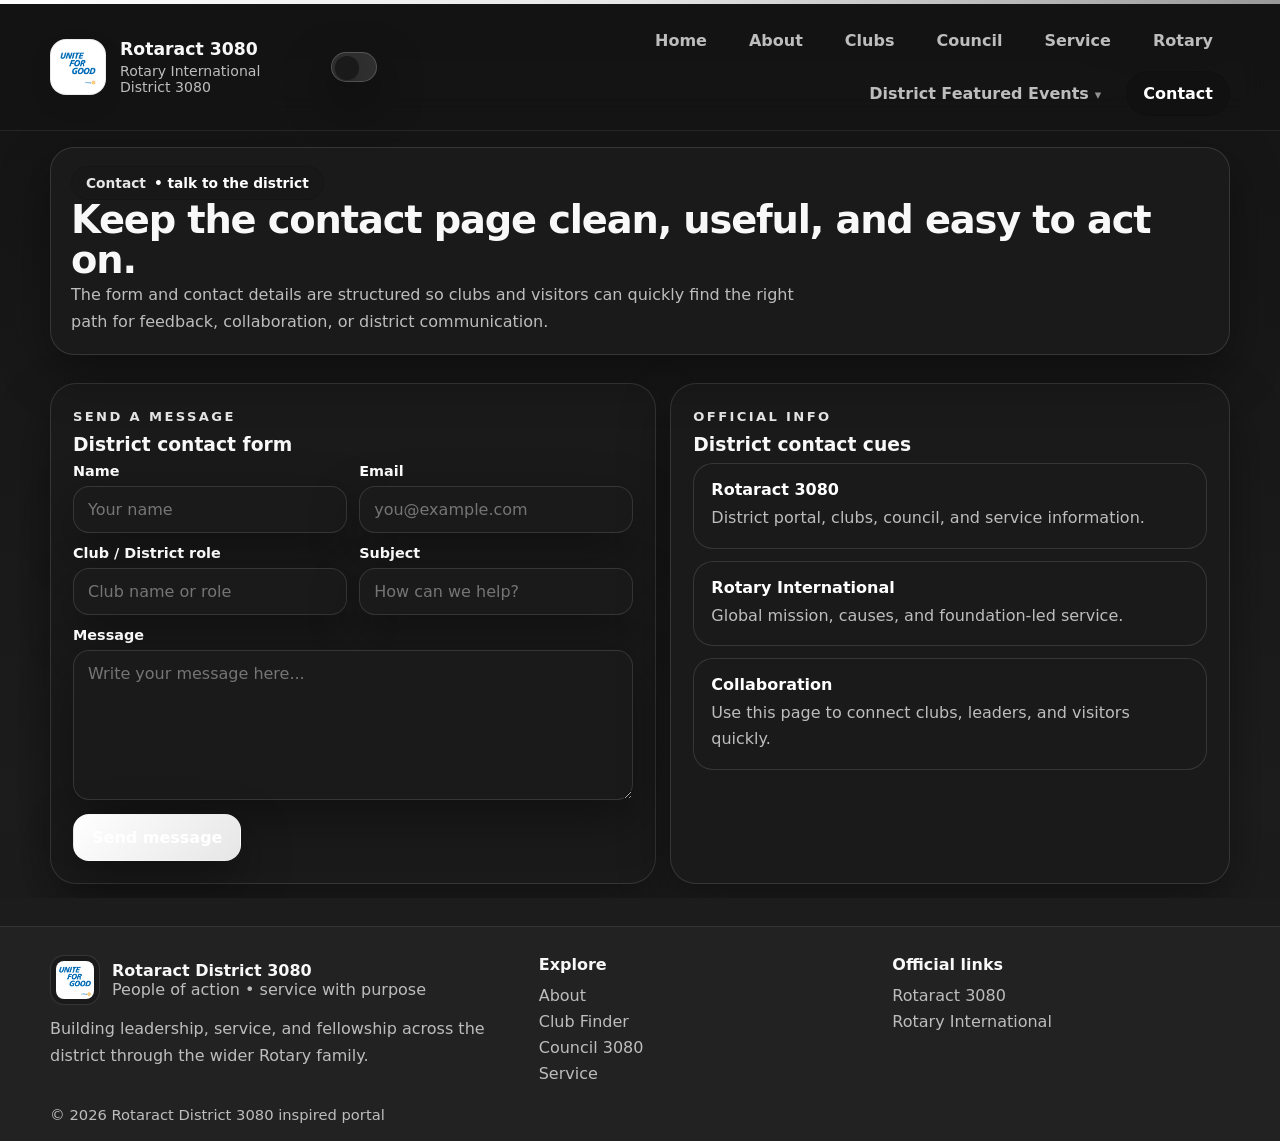
<file: contact.html>
<!doctype html>
<html lang="en">
<head>
  <meta charset="utf-8" />
  <meta name="viewport" content="width=device-width, initial-scale=1" />
  <title>Contact | Rotaract 3080</title>
  <meta name="description" content="Rotaract District 3080 and Rotary International portal." />
  <link rel="icon" href="assets/rotary.png" />
  <link rel="preconnect" href="https://www.rotaract3080.org" />
  <link rel="stylesheet" href="assets/styles.css" />
  
</head>
<body class="page-contact">
<div class="topbar"></div>
<header class="site-header">
  <div class="container nav-wrap">
    <a class="brand" href="index.html">
      <img src="assets/rotary.png" alt="Rotary logo" />
      <div>
        <strong>Rotaract 3080</strong>
        <span>Rotary International District 3080</span>
      </div>
    </a>
    <button class="nav-toggle" aria-label="Toggle menu">☰</button>
      <button class="theme-toggle" type="button" aria-label="Switch to light theme" aria-pressed="false">Light mode</button>
    <nav class="site-nav">
      <a href="index.html">Home</a>
      <a href="about.html">About</a>
      <a href="clubs.html">Clubs</a>
      <a href="council.html">Council</a>
      <a href="service.html">Service</a>
      <a href="rotary.html">Rotary</a>
      <div class="menu">
        <button class="nav-btn" type="button" data-menu-btn aria-expanded="false">District Featured Events</button>
        <div class="menu-panel" aria-label="District Featured Events">
          <div class="menu-head">
            <div>
              <h3>District Featured Events</h3>
              <p>Hand-picked moments from district life, leadership, and celebration.</p>
            </div>
            <a class="menu-link" href="service.html">Open calendar</a>
          </div>
          <div class="menu-grid">
            <a class="event-mini" href="council.html">
              <div class="thumb"><img src="assets/placeholder-landscape.svg" data-remote-src="https://www.rotaract3080.org/_next/image?q=75&url=%2FCouncil3080%2F1712478256008.jpg&w=1080" alt="District gathering" loading="lazy" referrerpolicy="no-referrer" /></div>
              <span class="date">District highlight</span>
              <h4>Council spotlight</h4>
              <p>Leadership portraits and district presence presented with a compact card style.</p>
            </a>
            <a class="event-mini" href="about.html">
              <div class="thumb"><img src="assets/placeholder-landscape.svg" data-remote-src="https://www.rotaract3080.org/_next/image?q=75&url=%2Fabout%2Fhero.webp&w=1080" alt="District community" loading="lazy" referrerpolicy="no-referrer" /></div>
              <span class="date">Featured story</span>
              <h4>District identity</h4>
              <p>Explore the scope, culture, and service footprint of Rotaract 3080.</p>
            </a>
            <a class="event-mini" href="clubs.html">
              <div class="thumb"><img src="assets/placeholder-landscape.svg" data-remote-src="https://www.rotaract3080.org/_next/image?q=75&url=%2FCouncil3080%2FBatch.jpg&w=1080" alt="Club network" loading="lazy" referrerpolicy="no-referrer" /></div>
              <span class="date">Network</span>
              <h4>Clubs in action</h4>
              <p>Use the searchable club directory to jump straight into district clubs.</p>
            </a>
          </div>
        </div>
      </div>
      <a href="contact.html">Contact</a>
    </nav>
  </div>
</header>

<main>
  <section class="page-hero">
    <div class="container page-hero-shell">
      <div class="hero-cardline reveal">
        <div class="eyebrow"><b>Contact</b> • talk to the district</div>
        <h1>Keep the contact page clean, useful, and easy to act on.</h1>
        <p>The form and contact details are structured so clubs and visitors can quickly find the right path for feedback, collaboration, or district communication.</p>
      </div>
    </div>
  </section>

  <section class="section">
    <div class="container split">
      <div class="panel reveal">
        <div class="kicker">Send a message</div>
        <h3>District contact form</h3>
        <form>
          <div class="form-grid">
            <div class="field">
              <label>Name</label>
              <input type="text" placeholder="Your name" />
            </div>
            <div class="field">
              <label>Email</label>
              <input type="email" placeholder="you@example.com" />
            </div>
            <div class="field">
              <label>Club / District role</label>
              <input type="text" placeholder="Club name or role" />
            </div>
            <div class="field">
              <label>Subject</label>
              <input type="text" placeholder="How can we help?" />
            </div>
          </div>
          <div class="field" style="margin-top:12px">
            <label>Message</label>
            <textarea placeholder="Write your message here..."></textarea>
          </div>
          <div style="margin-top:14px">
            <button type="button" class="btn primary">Send message</button>
          </div>
        </form>
      </div>
      <div class="panel reveal">
        <div class="kicker">Official info</div>
        <h3>District contact cues</h3>
        <div class="timeline">
          <div class="timeline-item"><strong>Rotaract 3080</strong><span>District portal, clubs, council, and service information.</span></div>
          <div class="timeline-item"><strong>Rotary International</strong><span>Global mission, causes, and foundation-led service.</span></div>
          <div class="timeline-item"><strong>Collaboration</strong><span>Use this page to connect clubs, leaders, and visitors quickly.</span></div>
        </div>
      </div>
    </div>
  </section>
</main>

<footer class="footer">
  <div class="container footer-grid">
    <div>
      <div class="footer-brand">
        <img src="assets/rotary.png" alt="Rotary logo" />
        <div>
          <strong>Rotaract District 3080</strong>
          <div class="muted">People of action • service with purpose</div>
        </div>
      </div>
      <p>Building leadership, service, and fellowship across the district through the wider Rotary family.</p>
    </div>
    <div>
      <h4>Explore</h4>
      <a href="about.html">About</a>
      <a href="clubs.html">Club Finder</a>
      <a href="council.html">Council 3080</a>
      <a href="service.html">Service</a>
    </div>
    <div>
      <h4>Official links</h4>
      <a href="https://www.rotaract3080.org/" target="_blank" rel="noreferrer">Rotaract 3080</a>
      <a href="https://www.rotary.org/" target="_blank" rel="noreferrer">Rotary International</a>
    </div>
  </div>
  <div class="container footer-bottom">© 2026 Rotaract District 3080 inspired portal</div>
</footer>
<script src="assets/site.js"></script>
</body>
</html>
</file>
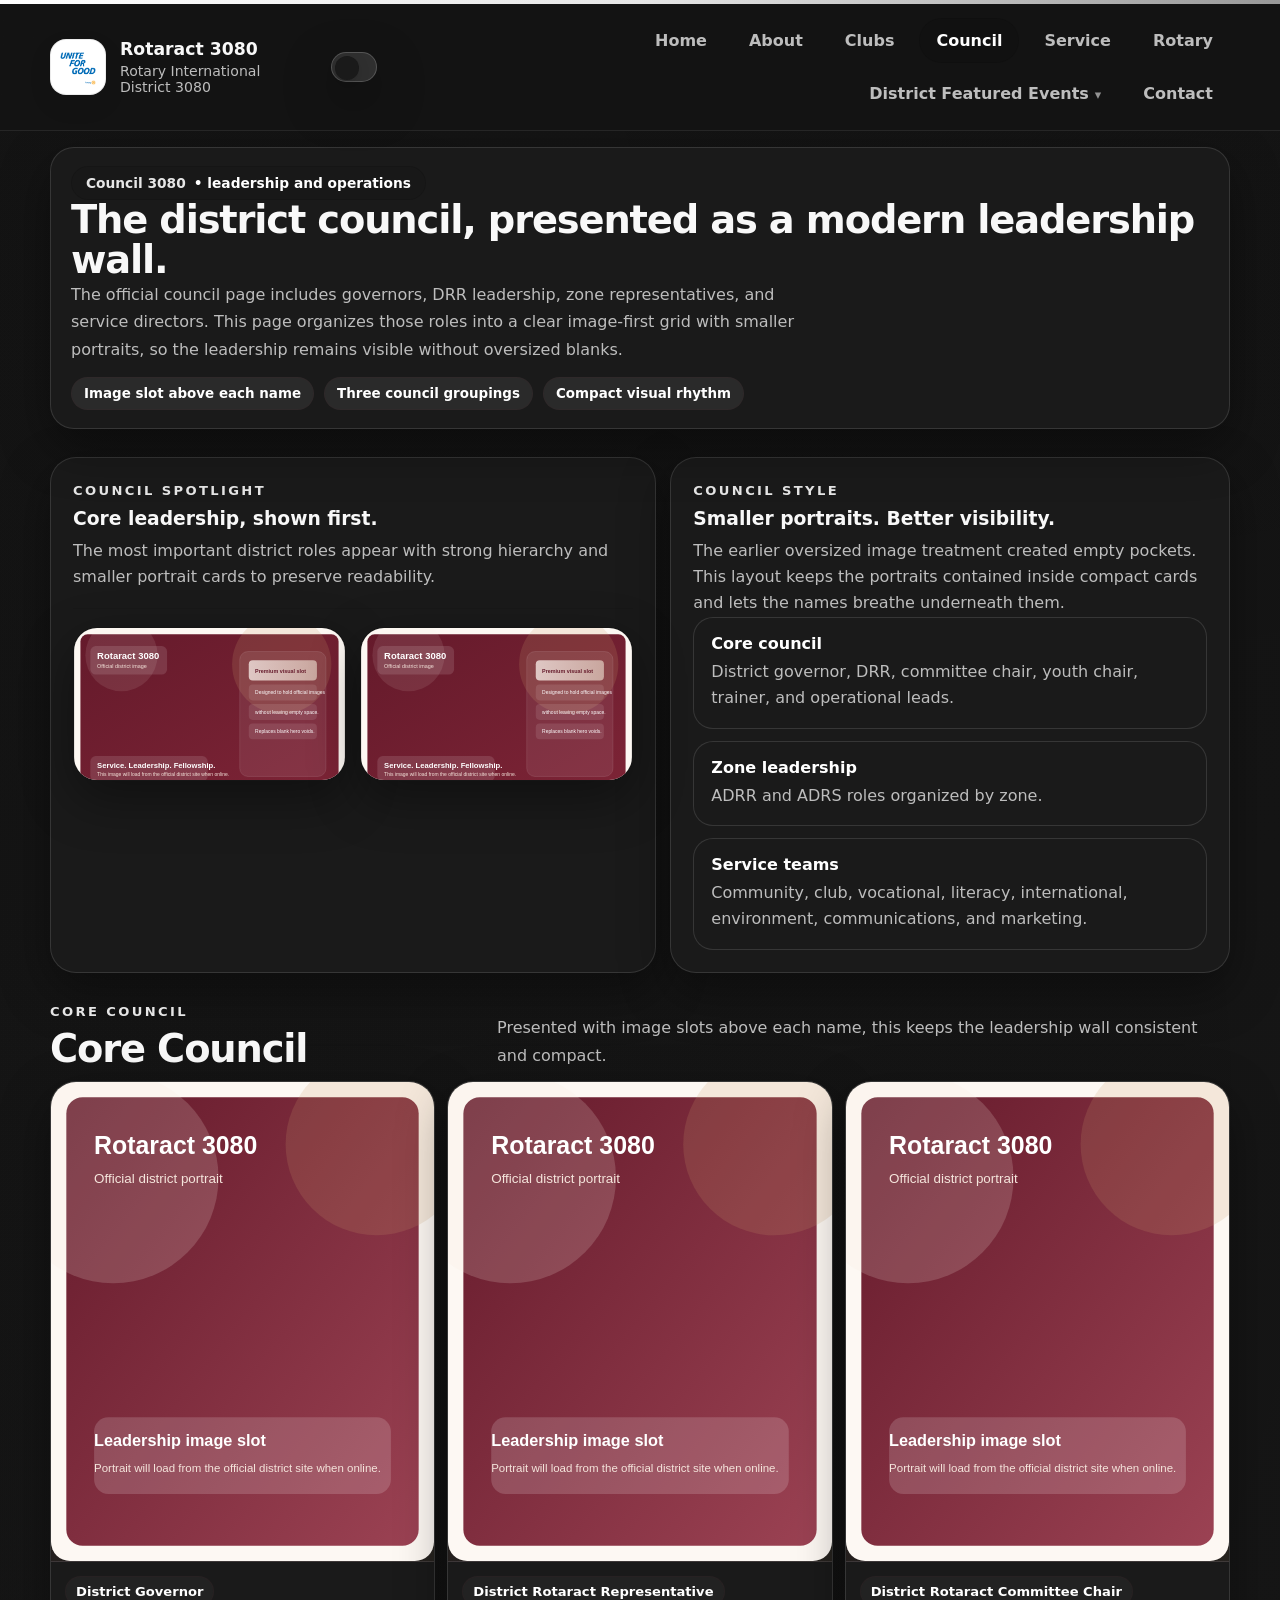
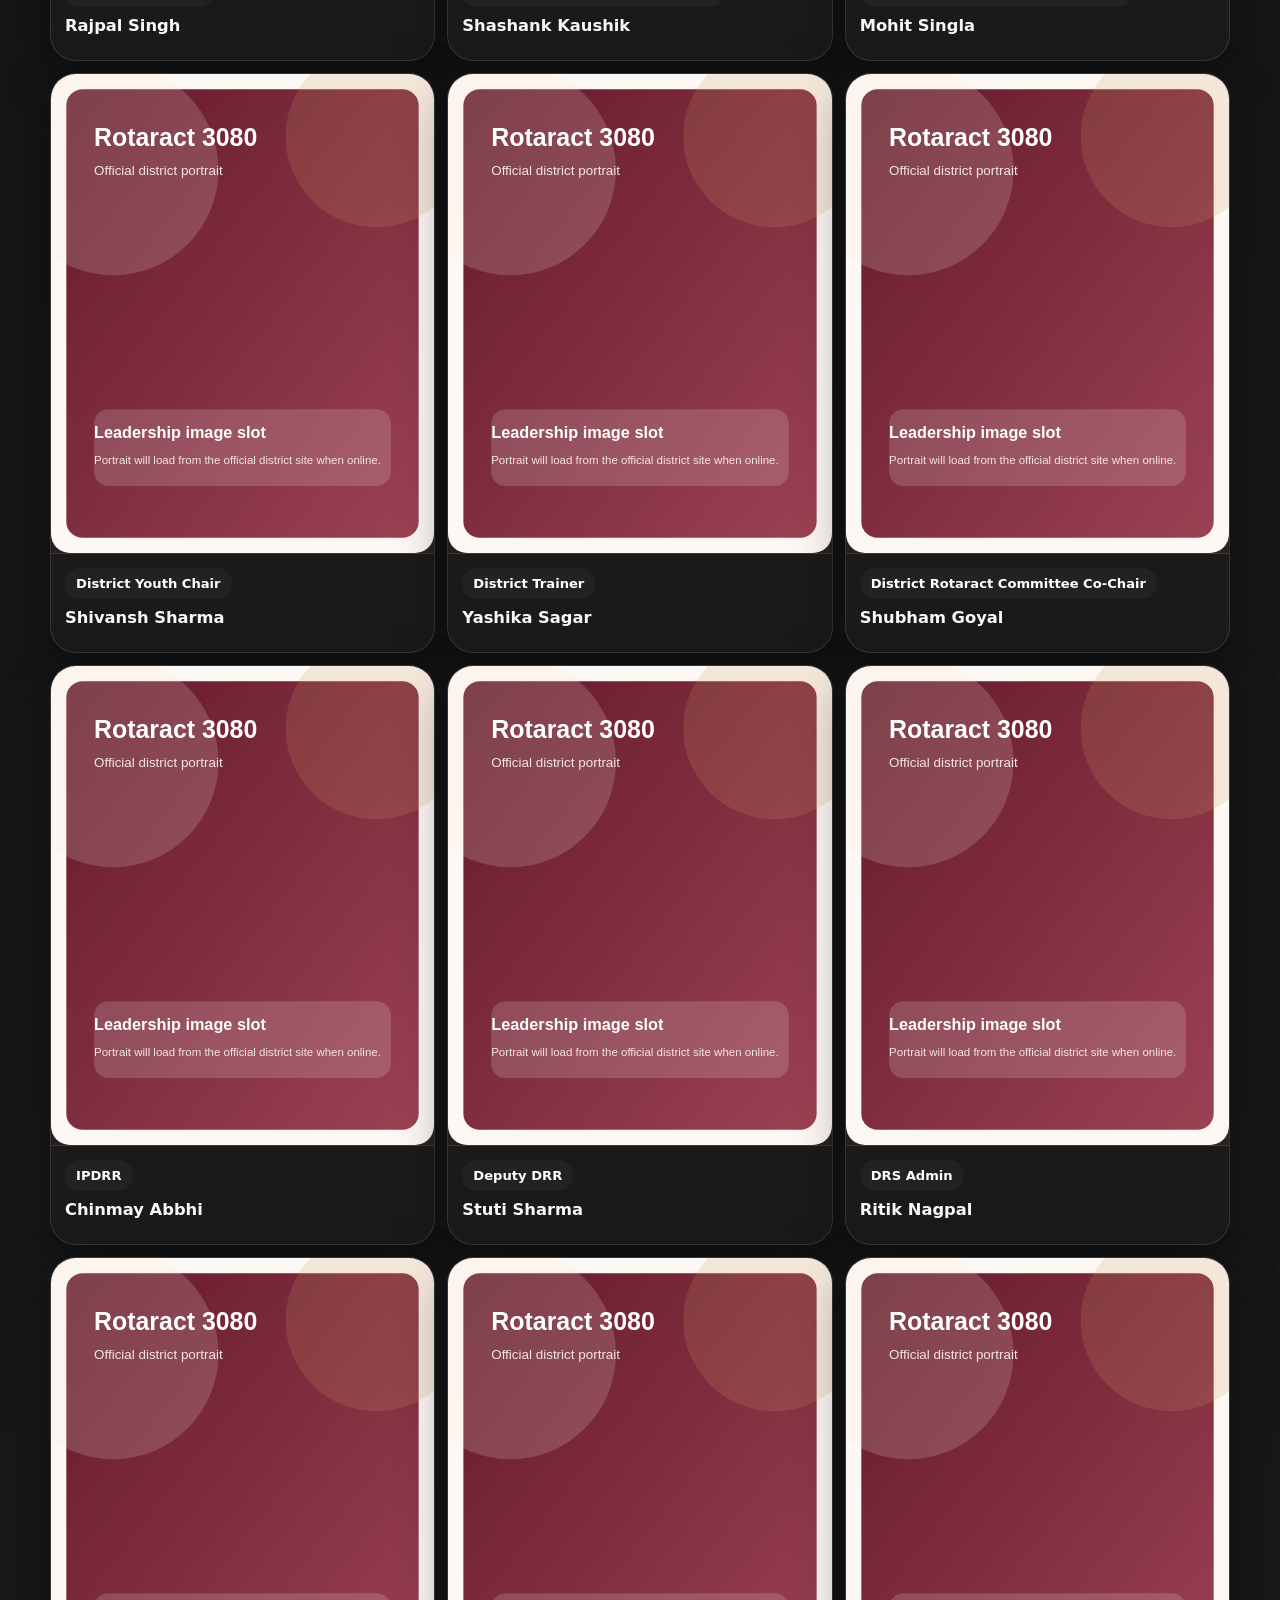
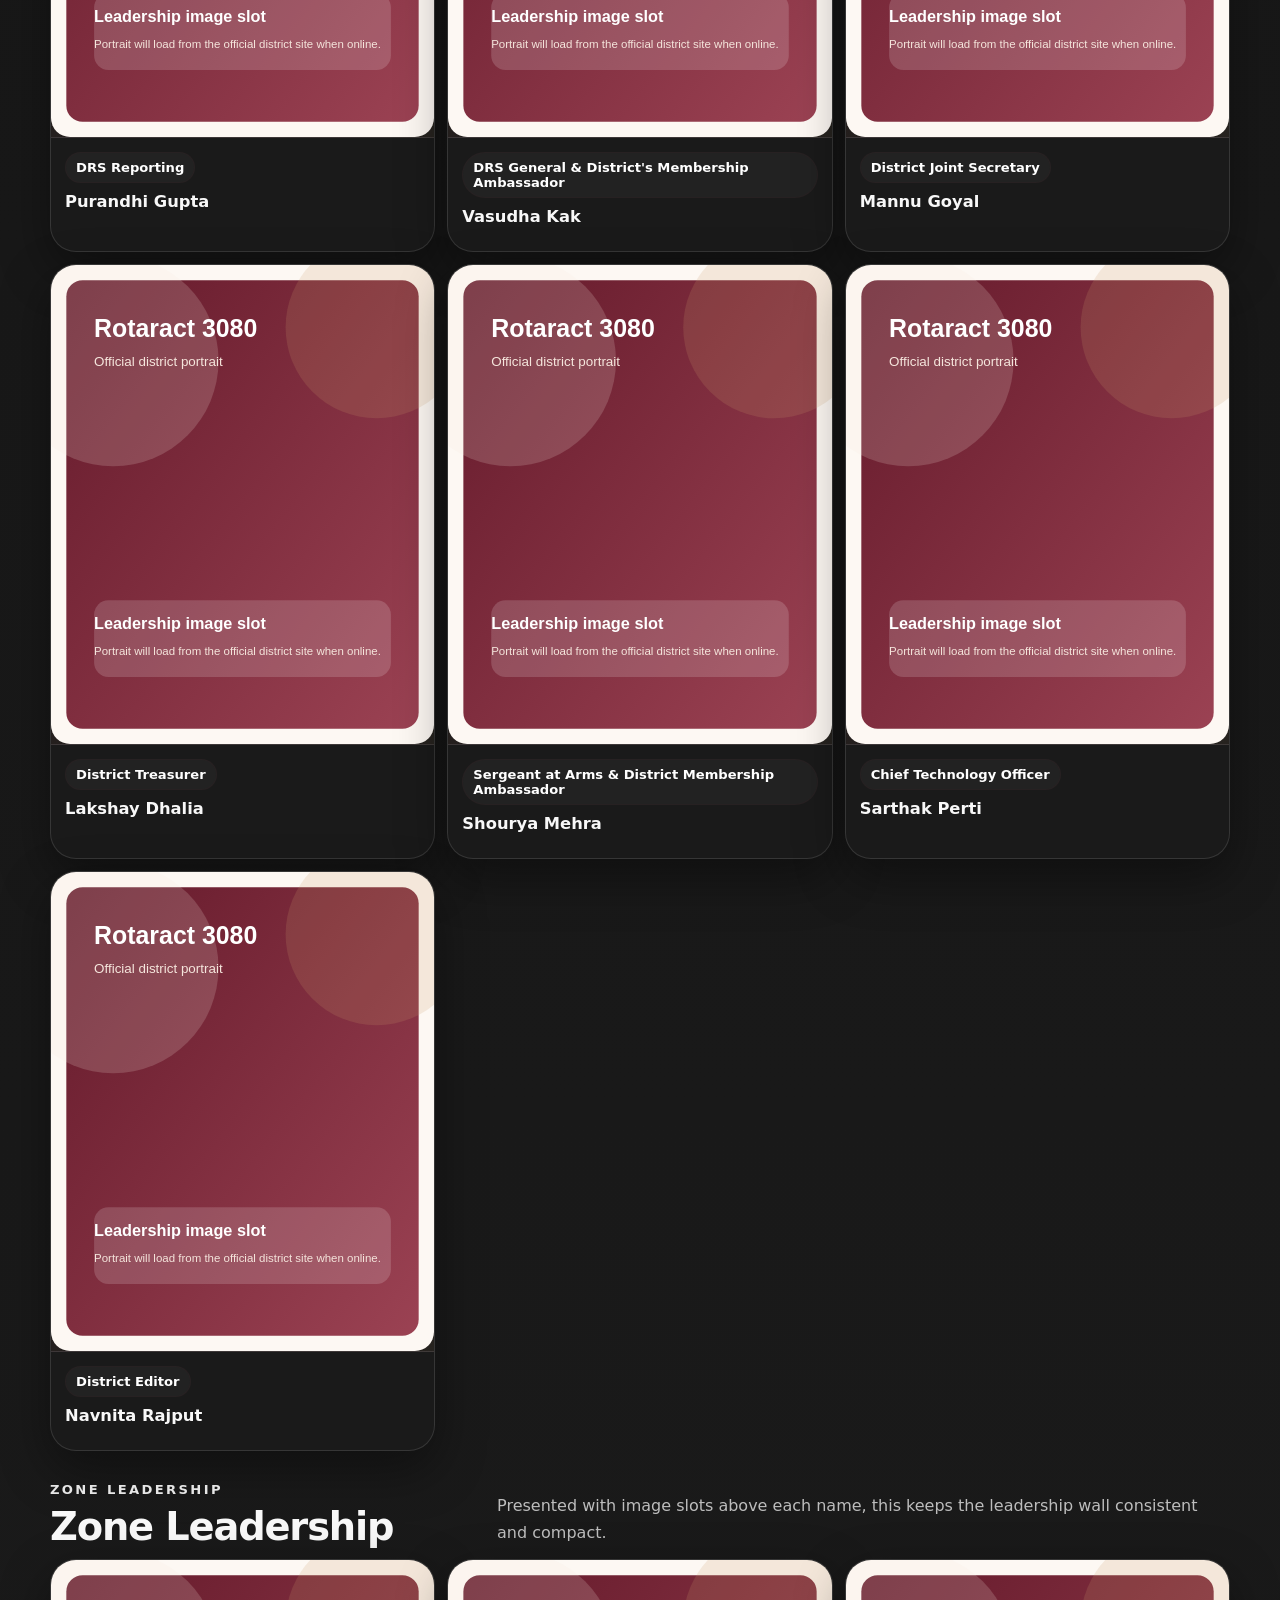
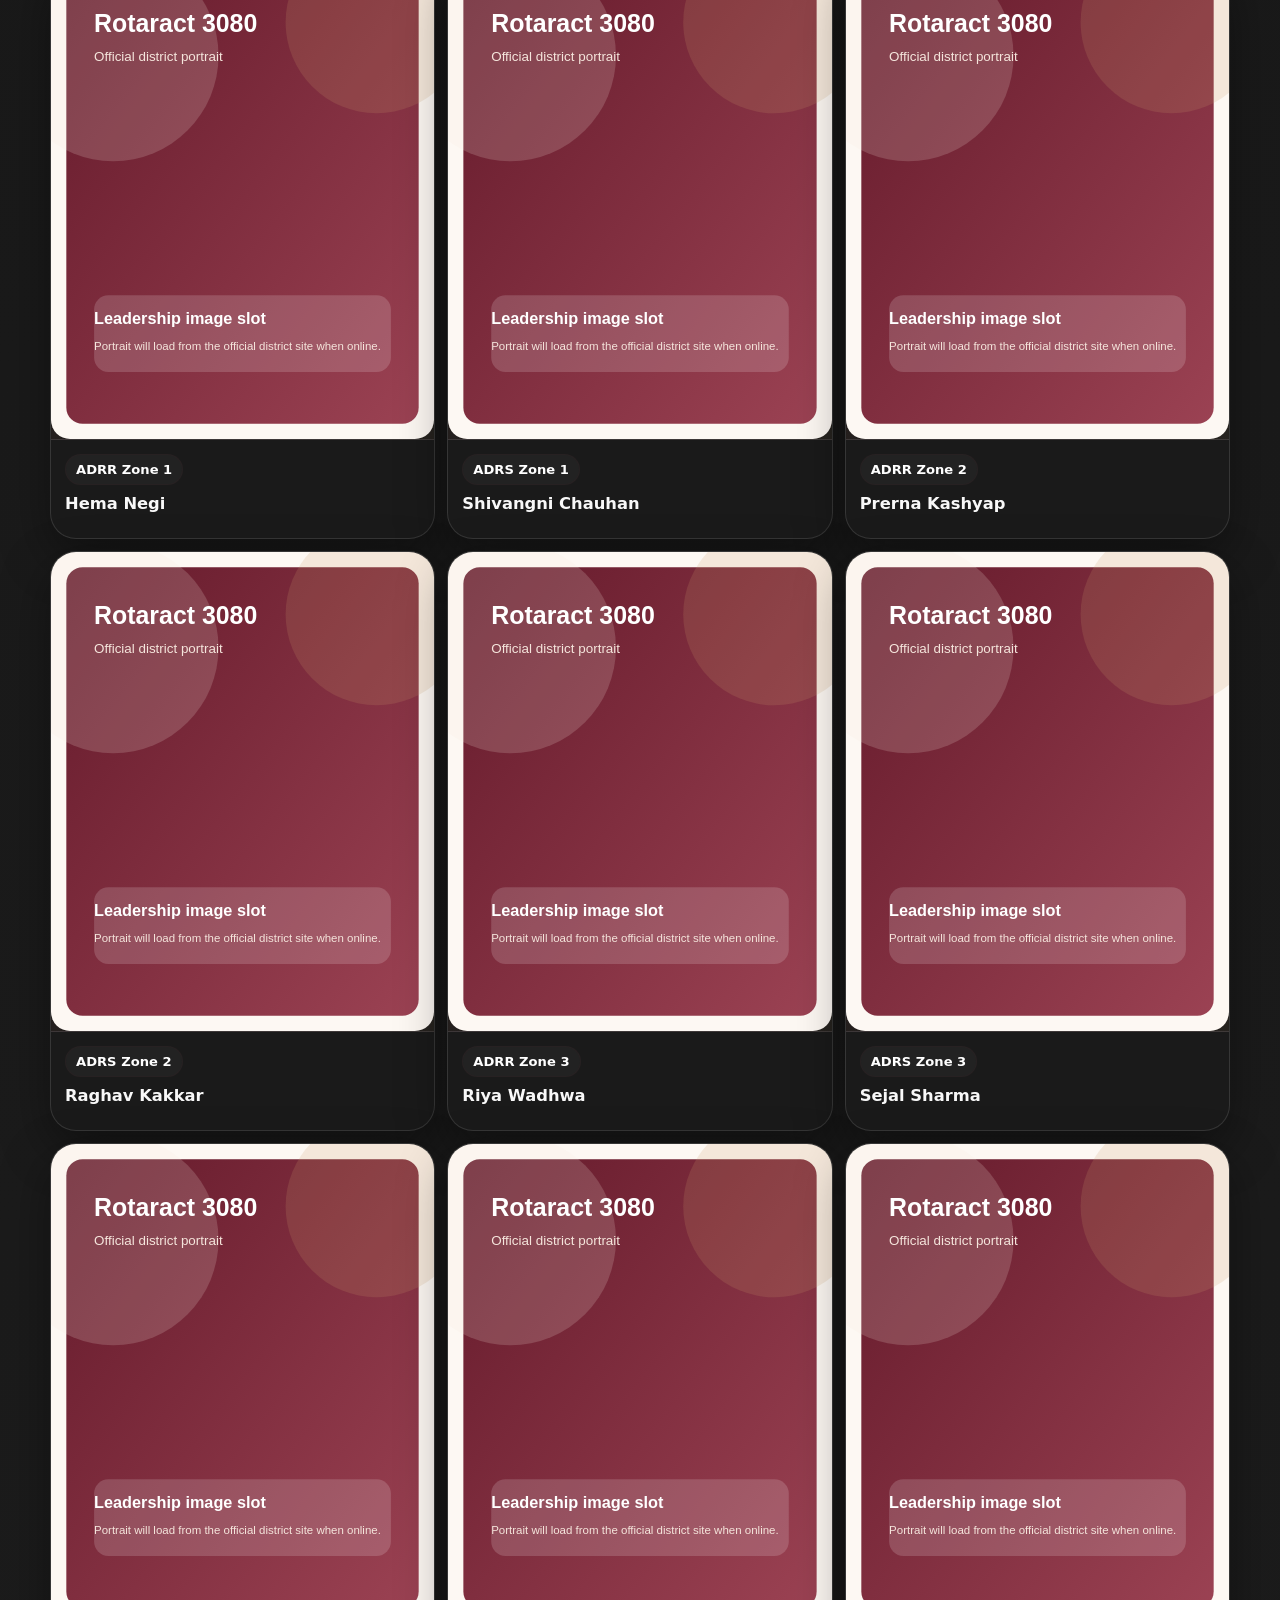
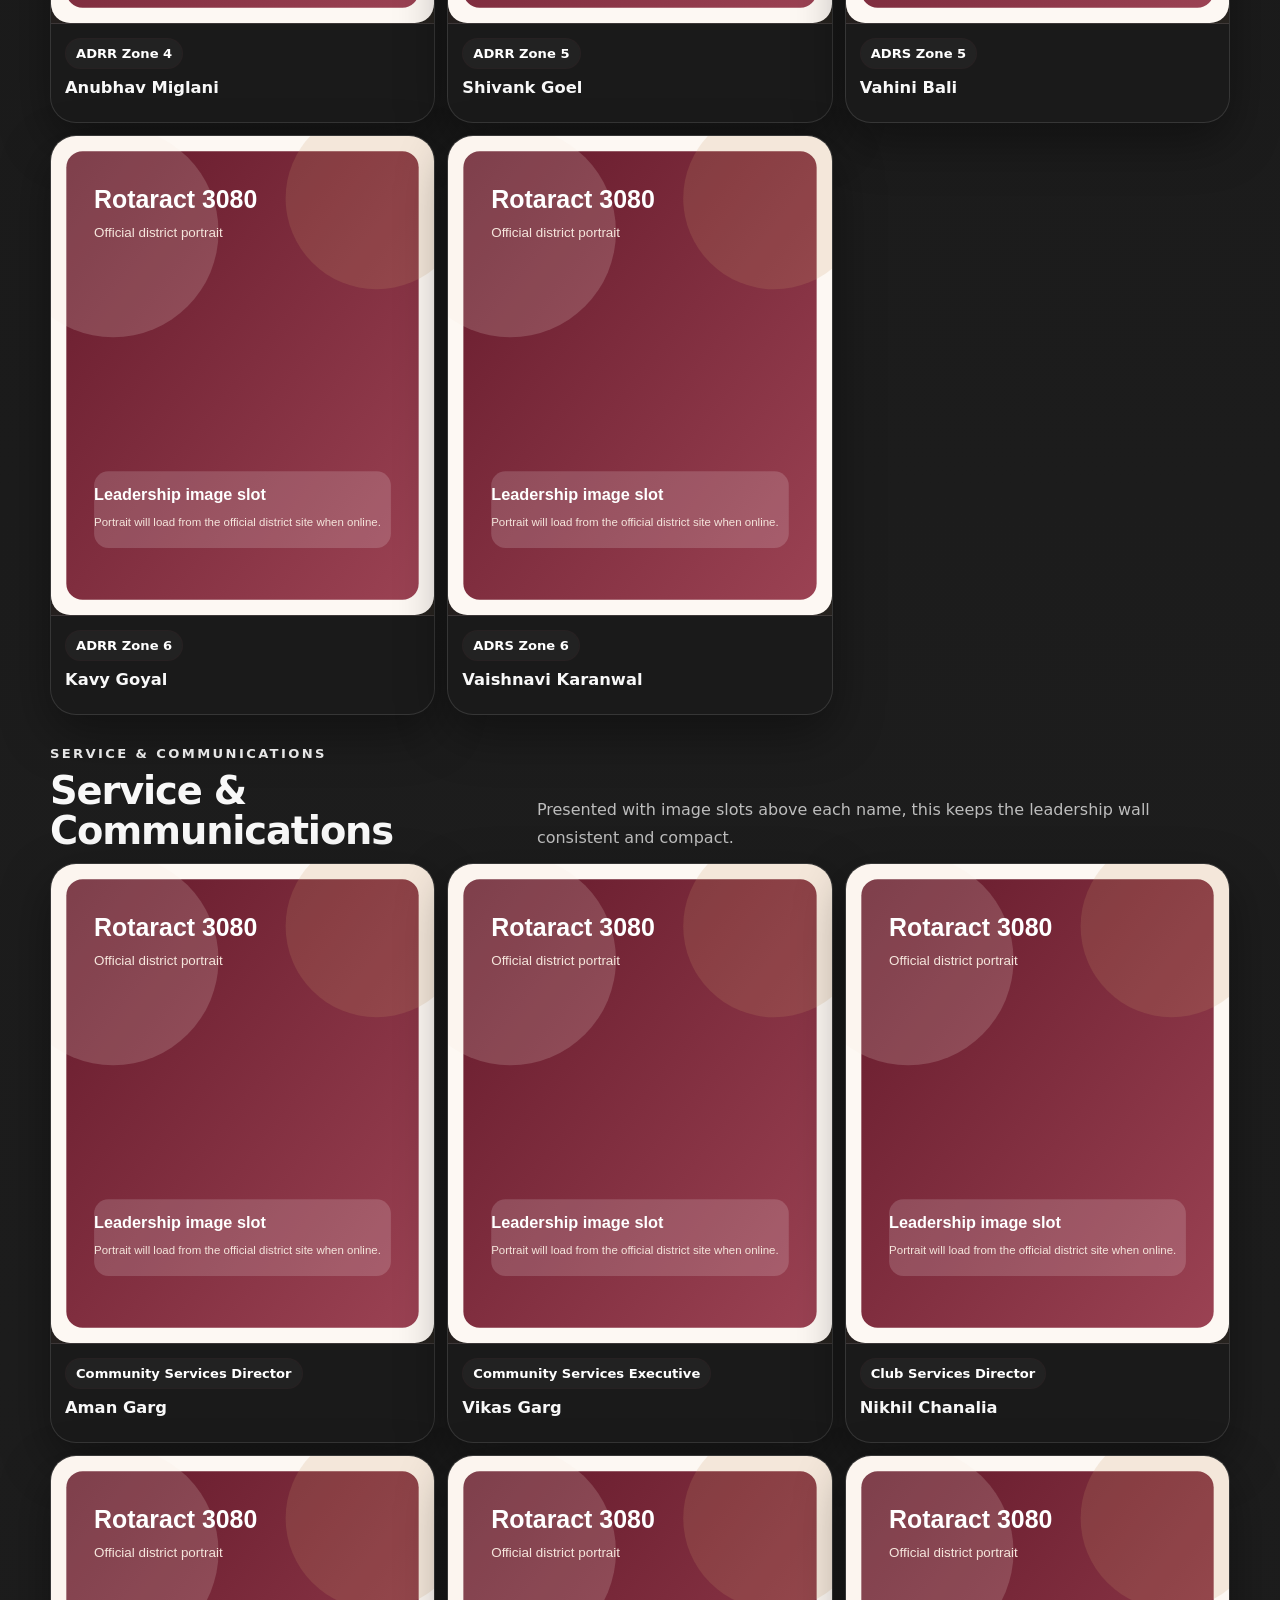
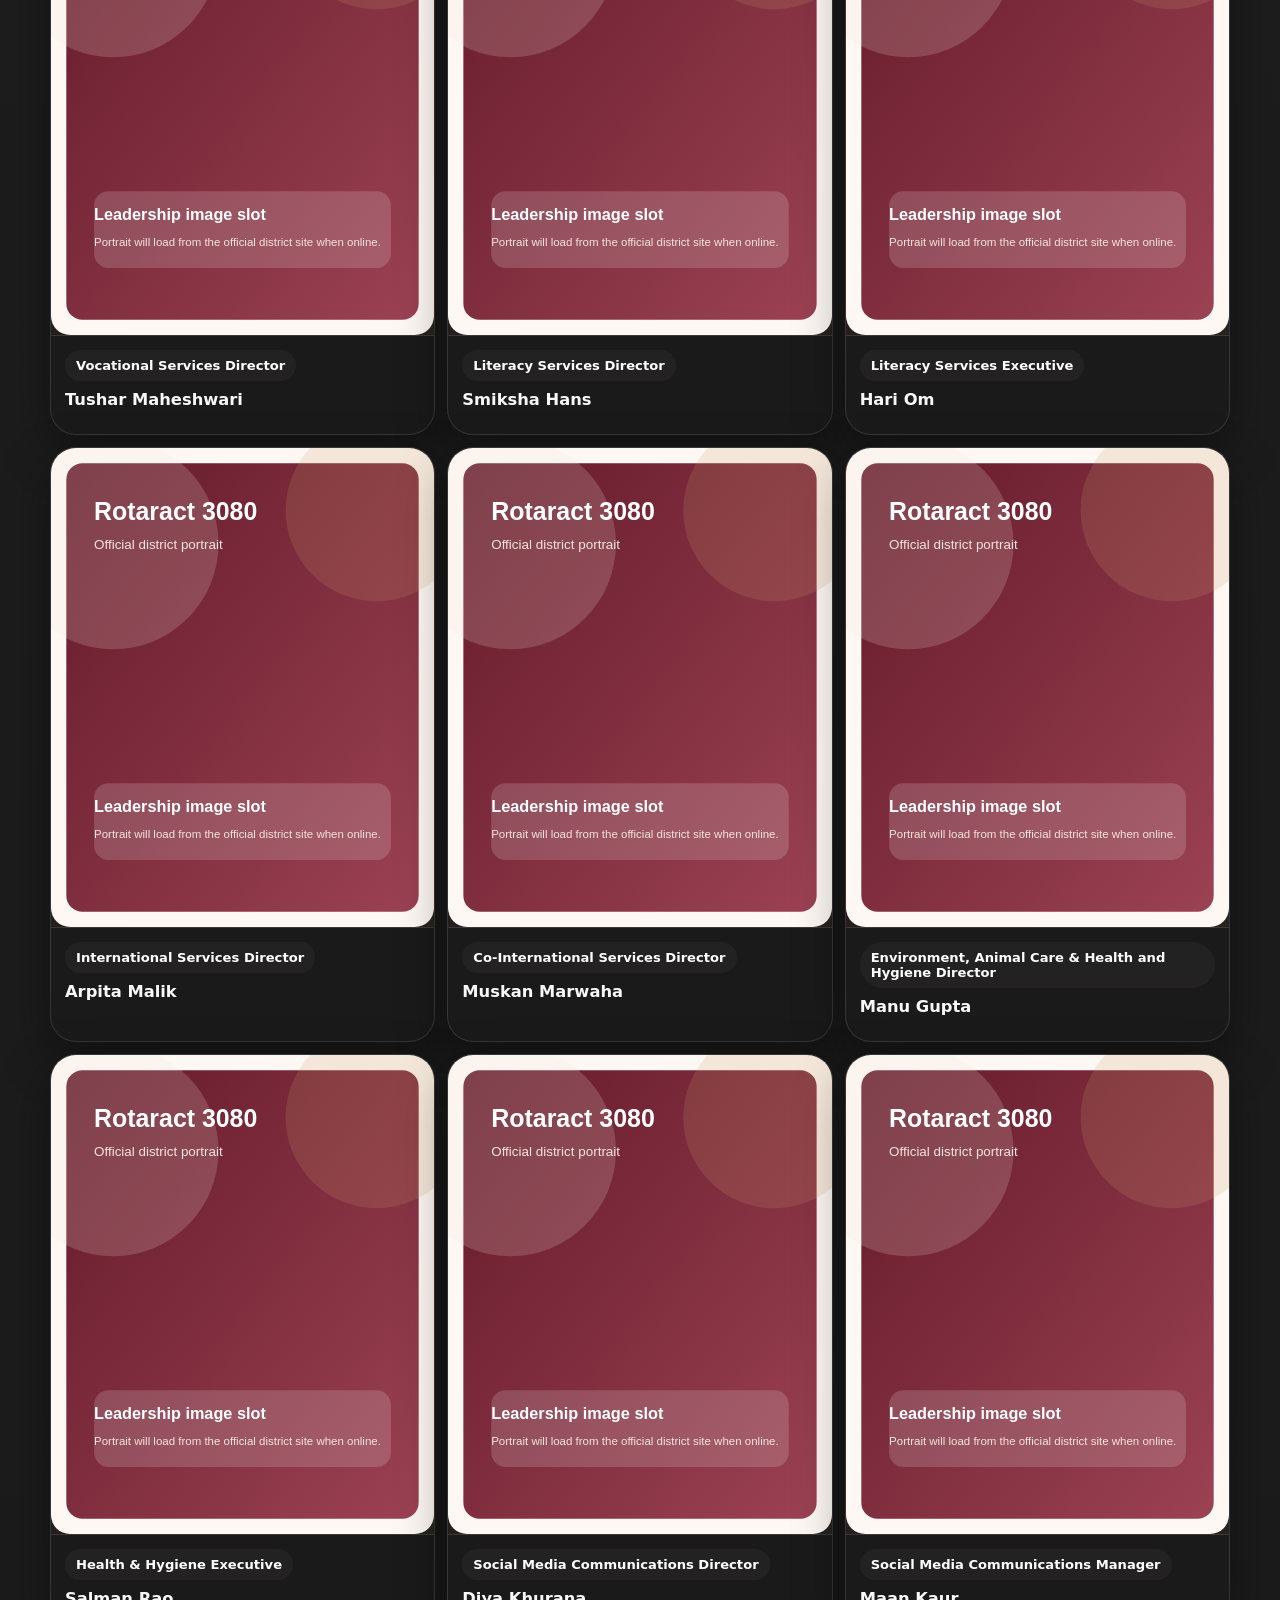
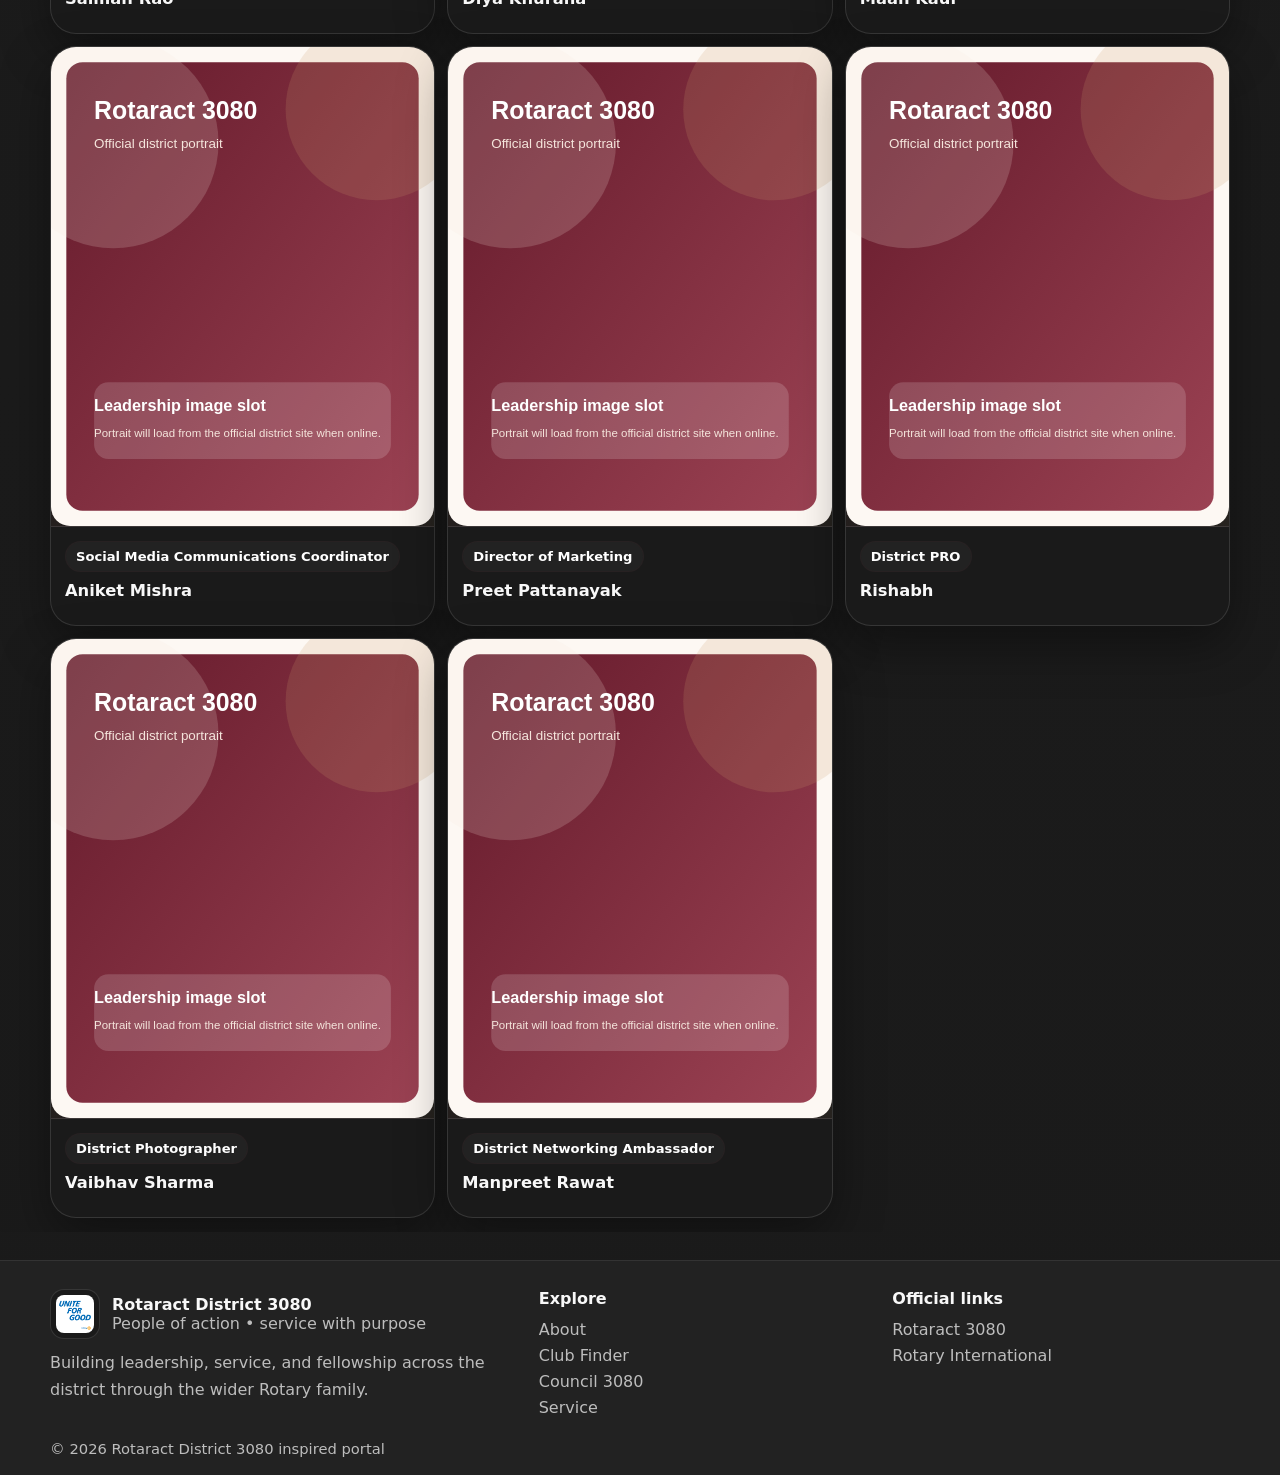
<file: council.html>
<!doctype html>
<html lang="en">
<head>
  <meta charset="utf-8" />
  <meta name="viewport" content="width=device-width, initial-scale=1" />
  <title>Council 3080</title>
  <meta name="description" content="Rotaract District 3080 and Rotary International portal." />
  <link rel="icon" href="assets/rotary.png" />
  <link rel="preconnect" href="https://www.rotaract3080.org" />
  <link rel="stylesheet" href="assets/styles.css" />
  
</head>
<body class="page-council">
<div class="topbar"></div>
<header class="site-header">
  <div class="container nav-wrap">
    <a class="brand" href="index.html">
      <img src="assets/rotary.png" alt="Rotary logo" />
      <div>
        <strong>Rotaract 3080</strong>
        <span>Rotary International District 3080</span>
      </div>
    </a>
    <button class="nav-toggle" aria-label="Toggle menu">☰</button>
      <button class="theme-toggle" type="button" aria-label="Switch to light theme" aria-pressed="false">Light mode</button>
    <nav class="site-nav">
      <a href="index.html">Home</a>
      <a href="about.html">About</a>
      <a href="clubs.html">Clubs</a>
      <a href="council.html">Council</a>
      <a href="service.html">Service</a>
      <a href="rotary.html">Rotary</a>
      <div class="menu">
        <button class="nav-btn" type="button" data-menu-btn aria-expanded="false">District Featured Events</button>
        <div class="menu-panel" aria-label="District Featured Events">
          <div class="menu-head">
            <div>
              <h3>District Featured Events</h3>
              <p>Hand-picked moments from district life, leadership, and celebration.</p>
            </div>
            <a class="menu-link" href="service.html">Open calendar</a>
          </div>
          <div class="menu-grid">
            <a class="event-mini" href="council.html">
              <div class="thumb"><img src="assets/placeholder-landscape.svg" data-remote-src="https://www.rotaract3080.org/_next/image?q=75&url=%2FCouncil3080%2F1712478256008.jpg&w=1080" alt="District gathering" loading="lazy" referrerpolicy="no-referrer" /></div>
              <span class="date">District highlight</span>
              <h4>Council spotlight</h4>
              <p>Leadership portraits and district presence presented with a compact card style.</p>
            </a>
            <a class="event-mini" href="about.html">
              <div class="thumb"><img src="assets/placeholder-landscape.svg" data-remote-src="https://www.rotaract3080.org/_next/image?q=75&url=%2Fabout%2Fhero.webp&w=1080" alt="District community" loading="lazy" referrerpolicy="no-referrer" /></div>
              <span class="date">Featured story</span>
              <h4>District identity</h4>
              <p>Explore the scope, culture, and service footprint of Rotaract 3080.</p>
            </a>
            <a class="event-mini" href="clubs.html">
              <div class="thumb"><img src="assets/placeholder-landscape.svg" data-remote-src="https://www.rotaract3080.org/_next/image?q=75&url=%2FCouncil3080%2FBatch.jpg&w=1080" alt="Club network" loading="lazy" referrerpolicy="no-referrer" /></div>
              <span class="date">Network</span>
              <h4>Clubs in action</h4>
              <p>Use the searchable club directory to jump straight into district clubs.</p>
            </a>
          </div>
        </div>
      </div>
      <a href="contact.html">Contact</a>
    </nav>
  </div>
</header>

<main>
  <section class="page-hero">
    <div class="container page-hero-shell">
      <div class="hero-cardline reveal">
        <div class="eyebrow"><b>Council 3080</b> • leadership and operations</div>
        <h1>The district council, presented as a modern leadership wall.</h1>
        <p>The official council page includes governors, DRR leadership, zone representatives, and service directors. This page organizes those roles into a clear image-first grid with smaller portraits, so the leadership remains visible without oversized blanks.</p>
        <div class="meta-row">
          <span class="meta-pill">Image slot above each name</span>
          <span class="meta-pill">Three council groupings</span>
          <span class="meta-pill">Compact visual rhythm</span>
        </div>
      </div>
    </div>
  </section>

  <section class="section">
    <div class="container split">
      <div class="panel reveal">
        <div class="kicker">Council spotlight</div>
        <h3>Core leadership, shown first.</h3>
        <p>The most important district roles appear with strong hierarchy and smaller portrait cards to preserve readability.</p>
        <div class="hr"></div>
        <div class="grid-2">
          <div class="media-frame hero-image--wide">
            <img src="assets/placeholder-landscape.svg" data-remote-src="https://www.rotaract3080.org/_next/image?q=75&url=%2FCouncil3080%2FBatch.jpg&w=1080" alt="Council district image" loading="lazy" referrerpolicy="no-referrer" />
          </div>
          <div class="media-frame hero-image--wide">
            <img src="assets/placeholder-landscape.svg" data-remote-src="https://www.rotaract3080.org/_next/image?q=75&url=%2FCouncil3080%2F1712478256008.jpg&w=1080" alt="District council group photo" loading="lazy" referrerpolicy="no-referrer" />
          </div>
        </div>
      </div>
      <div class="panel reveal">
        <div class="kicker">Council style</div>
        <h3>Smaller portraits. Better visibility.</h3>
        <p>The earlier oversized image treatment created empty pockets. This layout keeps the portraits contained inside compact cards and lets the names breathe underneath them.</p>
        <div class="timeline">
          <div class="timeline-item"><strong>Core council</strong><span>District governor, DRR, committee chair, youth chair, trainer, and operational leads.</span></div>
          <div class="timeline-item"><strong>Zone leadership</strong><span>ADRR and ADRS roles organized by zone.</span></div>
          <div class="timeline-item"><strong>Service teams</strong><span>Community, club, vocational, literacy, international, environment, communications, and marketing.</span></div>
        </div>
      </div>
    </div>
  </section>

  <section class="section">
      <div class="container">
        <div class="section-head reveal">
          <div>
            <div class="kicker">Core Council</div>
            <h2>Core Council</h2>
          </div>
          <p>Presented with image slots above each name, this keeps the leadership wall consistent and compact.</p>
        </div>
        <div class="council-grid">
          <article class="person-card reveal">
      <div class="person-media"><img src="assets/placeholder-portrait.svg" data-remote-src="https://www.rotaract3080.org/_next/image?q=75&url=%2FCouncil3080%2Frajpal.jpg&w=1080" alt="Rajpal Singh" loading="lazy" referrerpolicy="no-referrer" /></div>
      <div class="person-body">
        <div class="person-role">District Governor</div>
        <h3>Rajpal Singh</h3>
      </div>
    </article><article class="person-card reveal">
      <div class="person-media"><img src="assets/placeholder-portrait.svg" data-remote-src="https://www.rotaract3080.org/_next/image?q=75&url=%2FCouncil3080%2Fshashank.jpg&w=1080" alt="Shashank Kaushik" loading="lazy" referrerpolicy="no-referrer" /></div>
      <div class="person-body">
        <div class="person-role">District Rotaract Representative</div>
        <h3>Shashank Kaushik</h3>
      </div>
    </article><article class="person-card reveal">
      <div class="person-media"><img src="assets/placeholder-portrait.svg" data-remote-src="https://www.rotaract3080.org/_next/image?q=75&url=%2FCouncil3080%2Fmohit.jpg&w=1080" alt="Mohit Singla" loading="lazy" referrerpolicy="no-referrer" /></div>
      <div class="person-body">
        <div class="person-role">District Rotaract Committee Chair</div>
        <h3>Mohit Singla</h3>
      </div>
    </article><article class="person-card reveal">
      <div class="person-media"><img src="assets/placeholder-portrait.svg" data-remote-src="https://www.rotaract3080.org/_next/image?q=75&url=%2FCouncil3080%2Fshivansh.webp&w=1080" alt="Shivansh Sharma" loading="lazy" referrerpolicy="no-referrer" /></div>
      <div class="person-body">
        <div class="person-role">District Youth Chair</div>
        <h3>Shivansh Sharma</h3>
      </div>
    </article><article class="person-card reveal">
      <div class="person-media"><img src="assets/placeholder-portrait.svg" data-remote-src="https://www.rotaract3080.org/_next/image?q=75&url=%2FCouncil3080%2Fyashika.jpg&w=1080" alt="Yashika Sagar" loading="lazy" referrerpolicy="no-referrer" /></div>
      <div class="person-body">
        <div class="person-role">District Trainer</div>
        <h3>Yashika Sagar</h3>
      </div>
    </article><article class="person-card reveal">
      <div class="person-media"><img src="assets/placeholder-portrait.svg" data-remote-src="https://www.rotaract3080.org/_next/image?q=75&url=%2FCouncil3080%2Fshubham-goyal.jpg&w=1080" alt="Shubham Goyal" loading="lazy" referrerpolicy="no-referrer" /></div>
      <div class="person-body">
        <div class="person-role">District Rotaract Committee Co-Chair</div>
        <h3>Shubham Goyal</h3>
      </div>
    </article><article class="person-card reveal">
      <div class="person-media"><img src="assets/placeholder-portrait.svg" data-remote-src="https://www.rotaract3080.org/_next/image?q=75&url=%2FCouncil3080%2Fchinmay-abbhi.jpg&w=1080" alt="Chinmay Abbhi" loading="lazy" referrerpolicy="no-referrer" /></div>
      <div class="person-body">
        <div class="person-role">IPDRR</div>
        <h3>Chinmay Abbhi</h3>
      </div>
    </article><article class="person-card reveal">
      <div class="person-media"><img src="assets/placeholder-portrait.svg" data-remote-src="https://www.rotaract3080.org/_next/image?q=75&url=%2FCouncil3080%2Fstuti-sharma.jpg&w=1080" alt="Stuti Sharma" loading="lazy" referrerpolicy="no-referrer" /></div>
      <div class="person-body">
        <div class="person-role">Deputy DRR</div>
        <h3>Stuti Sharma</h3>
      </div>
    </article><article class="person-card reveal">
      <div class="person-media"><img src="assets/placeholder-portrait.svg" data-remote-src="https://www.rotaract3080.org/_next/image?q=75&url=%2FCouncil3080%2Fritik-nagpal.jpg&w=1080" alt="Ritik Nagpal" loading="lazy" referrerpolicy="no-referrer" /></div>
      <div class="person-body">
        <div class="person-role">DRS Admin</div>
        <h3>Ritik Nagpal</h3>
      </div>
    </article><article class="person-card reveal">
      <div class="person-media"><img src="assets/placeholder-portrait.svg" data-remote-src="https://www.rotaract3080.org/_next/image?q=75&url=%2FCouncil3080%2Fpurandhi-gupta.jpg&w=1080" alt="Purandhi Gupta" loading="lazy" referrerpolicy="no-referrer" /></div>
      <div class="person-body">
        <div class="person-role">DRS Reporting</div>
        <h3>Purandhi Gupta</h3>
      </div>
    </article><article class="person-card reveal">
      <div class="person-media"><img src="assets/placeholder-portrait.svg" data-remote-src="https://www.rotaract3080.org/_next/image?q=75&url=%2FCouncil3080%2Fvasudha-kak.jpg&w=1080" alt="Vasudha Kak" loading="lazy" referrerpolicy="no-referrer" /></div>
      <div class="person-body">
        <div class="person-role">DRS General &amp; District&#x27;s Membership Ambassador</div>
        <h3>Vasudha Kak</h3>
      </div>
    </article><article class="person-card reveal">
      <div class="person-media"><img src="assets/placeholder-portrait.svg" data-remote-src="https://www.rotaract3080.org/_next/image?q=75&url=%2FCouncil3080%2Fmannu-goyal.jpg&w=1080" alt="Mannu Goyal" loading="lazy" referrerpolicy="no-referrer" /></div>
      <div class="person-body">
        <div class="person-role">District Joint Secretary</div>
        <h3>Mannu Goyal</h3>
      </div>
    </article><article class="person-card reveal">
      <div class="person-media"><img src="assets/placeholder-portrait.svg" data-remote-src="https://www.rotaract3080.org/_next/image?q=75&url=%2FCouncil3080%2Flakshay-dhalia.jpg&w=1080" alt="Lakshay Dhalia" loading="lazy" referrerpolicy="no-referrer" /></div>
      <div class="person-body">
        <div class="person-role">District Treasurer</div>
        <h3>Lakshay Dhalia</h3>
      </div>
    </article><article class="person-card reveal">
      <div class="person-media"><img src="assets/placeholder-portrait.svg" data-remote-src="https://www.rotaract3080.org/_next/image?q=75&url=%2FCouncil3080%2Fshourya-mehra.jpg&w=1080" alt="Shourya Mehra" loading="lazy" referrerpolicy="no-referrer" /></div>
      <div class="person-body">
        <div class="person-role">Sergeant at Arms &amp; District Membership Ambassador</div>
        <h3>Shourya Mehra</h3>
      </div>
    </article><article class="person-card reveal">
      <div class="person-media"><img src="assets/placeholder-portrait.svg" data-remote-src="https://www.rotaract3080.org/_next/image?q=75&url=%2FCouncil3080%2Fsarthak-perti.png&w=1080" alt="Sarthak Perti" loading="lazy" referrerpolicy="no-referrer" /></div>
      <div class="person-body">
        <div class="person-role">Chief Technology Officer</div>
        <h3>Sarthak Perti</h3>
      </div>
    </article><article class="person-card reveal">
      <div class="person-media"><img src="assets/placeholder-portrait.svg"  alt="Navnita Rajput" loading="lazy" referrerpolicy="no-referrer" /></div>
      <div class="person-body">
        <div class="person-role">District Editor</div>
        <h3>Navnita Rajput</h3>
      </div>
    </article>
        </div>
      </div>
    </section><section class="section">
      <div class="container">
        <div class="section-head reveal">
          <div>
            <div class="kicker">Zone Leadership</div>
            <h2>Zone Leadership</h2>
          </div>
          <p>Presented with image slots above each name, this keeps the leadership wall consistent and compact.</p>
        </div>
        <div class="council-grid">
          <article class="person-card reveal">
      <div class="person-media"><img src="assets/placeholder-portrait.svg" data-remote-src="https://www.rotaract3080.org/_next/image?q=75&url=%2FCouncil3080%2Fhema-negi.jpg&w=1080" alt="Hema Negi" loading="lazy" referrerpolicy="no-referrer" /></div>
      <div class="person-body">
        <div class="person-role">ADRR Zone 1</div>
        <h3>Hema Negi</h3>
      </div>
    </article><article class="person-card reveal">
      <div class="person-media"><img src="assets/placeholder-portrait.svg"  alt="Shivangni Chauhan" loading="lazy" referrerpolicy="no-referrer" /></div>
      <div class="person-body">
        <div class="person-role">ADRS Zone 1</div>
        <h3>Shivangni Chauhan</h3>
      </div>
    </article><article class="person-card reveal">
      <div class="person-media"><img src="assets/placeholder-portrait.svg"  alt="Prerna Kashyap" loading="lazy" referrerpolicy="no-referrer" /></div>
      <div class="person-body">
        <div class="person-role">ADRR Zone 2</div>
        <h3>Prerna Kashyap</h3>
      </div>
    </article><article class="person-card reveal">
      <div class="person-media"><img src="assets/placeholder-portrait.svg"  alt="Raghav Kakkar" loading="lazy" referrerpolicy="no-referrer" /></div>
      <div class="person-body">
        <div class="person-role">ADRS Zone 2</div>
        <h3>Raghav Kakkar</h3>
      </div>
    </article><article class="person-card reveal">
      <div class="person-media"><img src="assets/placeholder-portrait.svg"  alt="Riya Wadhwa" loading="lazy" referrerpolicy="no-referrer" /></div>
      <div class="person-body">
        <div class="person-role">ADRR Zone 3</div>
        <h3>Riya Wadhwa</h3>
      </div>
    </article><article class="person-card reveal">
      <div class="person-media"><img src="assets/placeholder-portrait.svg"  alt="Sejal Sharma" loading="lazy" referrerpolicy="no-referrer" /></div>
      <div class="person-body">
        <div class="person-role">ADRS Zone 3</div>
        <h3>Sejal Sharma</h3>
      </div>
    </article><article class="person-card reveal">
      <div class="person-media"><img src="assets/placeholder-portrait.svg"  alt="Anubhav Miglani" loading="lazy" referrerpolicy="no-referrer" /></div>
      <div class="person-body">
        <div class="person-role">ADRR Zone 4</div>
        <h3>Anubhav Miglani</h3>
      </div>
    </article><article class="person-card reveal">
      <div class="person-media"><img src="assets/placeholder-portrait.svg"  alt="Shivank Goel" loading="lazy" referrerpolicy="no-referrer" /></div>
      <div class="person-body">
        <div class="person-role">ADRR Zone 5</div>
        <h3>Shivank Goel</h3>
      </div>
    </article><article class="person-card reveal">
      <div class="person-media"><img src="assets/placeholder-portrait.svg"  alt="Vahini Bali" loading="lazy" referrerpolicy="no-referrer" /></div>
      <div class="person-body">
        <div class="person-role">ADRS Zone 5</div>
        <h3>Vahini Bali</h3>
      </div>
    </article><article class="person-card reveal">
      <div class="person-media"><img src="assets/placeholder-portrait.svg"  alt="Kavy Goyal" loading="lazy" referrerpolicy="no-referrer" /></div>
      <div class="person-body">
        <div class="person-role">ADRR Zone 6</div>
        <h3>Kavy Goyal</h3>
      </div>
    </article><article class="person-card reveal">
      <div class="person-media"><img src="assets/placeholder-portrait.svg"  alt="Vaishnavi Karanwal" loading="lazy" referrerpolicy="no-referrer" /></div>
      <div class="person-body">
        <div class="person-role">ADRS Zone 6</div>
        <h3>Vaishnavi Karanwal</h3>
      </div>
    </article>
        </div>
      </div>
    </section><section class="section">
      <div class="container">
        <div class="section-head reveal">
          <div>
            <div class="kicker">Service &amp; Communications</div>
            <h2>Service &amp; Communications</h2>
          </div>
          <p>Presented with image slots above each name, this keeps the leadership wall consistent and compact.</p>
        </div>
        <div class="council-grid">
          <article class="person-card reveal">
      <div class="person-media"><img src="assets/placeholder-portrait.svg"  alt="Aman Garg" loading="lazy" referrerpolicy="no-referrer" /></div>
      <div class="person-body">
        <div class="person-role">Community Services Director</div>
        <h3>Aman Garg</h3>
      </div>
    </article><article class="person-card reveal">
      <div class="person-media"><img src="assets/placeholder-portrait.svg"  alt="Vikas Garg" loading="lazy" referrerpolicy="no-referrer" /></div>
      <div class="person-body">
        <div class="person-role">Community Services Executive</div>
        <h3>Vikas Garg</h3>
      </div>
    </article><article class="person-card reveal">
      <div class="person-media"><img src="assets/placeholder-portrait.svg"  alt="Nikhil Chanalia" loading="lazy" referrerpolicy="no-referrer" /></div>
      <div class="person-body">
        <div class="person-role">Club Services Director</div>
        <h3>Nikhil Chanalia</h3>
      </div>
    </article><article class="person-card reveal">
      <div class="person-media"><img src="assets/placeholder-portrait.svg"  alt="Tushar Maheshwari" loading="lazy" referrerpolicy="no-referrer" /></div>
      <div class="person-body">
        <div class="person-role">Vocational Services Director</div>
        <h3>Tushar Maheshwari</h3>
      </div>
    </article><article class="person-card reveal">
      <div class="person-media"><img src="assets/placeholder-portrait.svg"  alt="Smiksha Hans" loading="lazy" referrerpolicy="no-referrer" /></div>
      <div class="person-body">
        <div class="person-role">Literacy Services Director</div>
        <h3>Smiksha Hans</h3>
      </div>
    </article><article class="person-card reveal">
      <div class="person-media"><img src="assets/placeholder-portrait.svg"  alt="Hari Om" loading="lazy" referrerpolicy="no-referrer" /></div>
      <div class="person-body">
        <div class="person-role">Literacy Services Executive</div>
        <h3>Hari Om</h3>
      </div>
    </article><article class="person-card reveal">
      <div class="person-media"><img src="assets/placeholder-portrait.svg"  alt="Arpita Malik" loading="lazy" referrerpolicy="no-referrer" /></div>
      <div class="person-body">
        <div class="person-role">International Services Director</div>
        <h3>Arpita Malik</h3>
      </div>
    </article><article class="person-card reveal">
      <div class="person-media"><img src="assets/placeholder-portrait.svg"  alt="Muskan Marwaha" loading="lazy" referrerpolicy="no-referrer" /></div>
      <div class="person-body">
        <div class="person-role">Co-International Services Director</div>
        <h3>Muskan Marwaha</h3>
      </div>
    </article><article class="person-card reveal">
      <div class="person-media"><img src="assets/placeholder-portrait.svg"  alt="Manu Gupta" loading="lazy" referrerpolicy="no-referrer" /></div>
      <div class="person-body">
        <div class="person-role">Environment, Animal Care &amp; Health and Hygiene Director</div>
        <h3>Manu Gupta</h3>
      </div>
    </article><article class="person-card reveal">
      <div class="person-media"><img src="assets/placeholder-portrait.svg"  alt="Salman Rao" loading="lazy" referrerpolicy="no-referrer" /></div>
      <div class="person-body">
        <div class="person-role">Health &amp; Hygiene Executive</div>
        <h3>Salman Rao</h3>
      </div>
    </article><article class="person-card reveal">
      <div class="person-media"><img src="assets/placeholder-portrait.svg"  alt="Diya Khurana" loading="lazy" referrerpolicy="no-referrer" /></div>
      <div class="person-body">
        <div class="person-role">Social Media Communications Director</div>
        <h3>Diya Khurana</h3>
      </div>
    </article><article class="person-card reveal">
      <div class="person-media"><img src="assets/placeholder-portrait.svg"  alt="Maan Kaur" loading="lazy" referrerpolicy="no-referrer" /></div>
      <div class="person-body">
        <div class="person-role">Social Media Communications Manager</div>
        <h3>Maan Kaur</h3>
      </div>
    </article><article class="person-card reveal">
      <div class="person-media"><img src="assets/placeholder-portrait.svg"  alt="Aniket Mishra" loading="lazy" referrerpolicy="no-referrer" /></div>
      <div class="person-body">
        <div class="person-role">Social Media Communications Coordinator</div>
        <h3>Aniket Mishra</h3>
      </div>
    </article><article class="person-card reveal">
      <div class="person-media"><img src="assets/placeholder-portrait.svg"  alt="Preet Pattanayak" loading="lazy" referrerpolicy="no-referrer" /></div>
      <div class="person-body">
        <div class="person-role">Director of Marketing</div>
        <h3>Preet Pattanayak</h3>
      </div>
    </article><article class="person-card reveal">
      <div class="person-media"><img src="assets/placeholder-portrait.svg"  alt="Rishabh" loading="lazy" referrerpolicy="no-referrer" /></div>
      <div class="person-body">
        <div class="person-role">District PRO</div>
        <h3>Rishabh</h3>
      </div>
    </article><article class="person-card reveal">
      <div class="person-media"><img src="assets/placeholder-portrait.svg"  alt="Vaibhav Sharma" loading="lazy" referrerpolicy="no-referrer" /></div>
      <div class="person-body">
        <div class="person-role">District Photographer</div>
        <h3>Vaibhav Sharma</h3>
      </div>
    </article><article class="person-card reveal">
      <div class="person-media"><img src="assets/placeholder-portrait.svg"  alt="Manpreet Rawat" loading="lazy" referrerpolicy="no-referrer" /></div>
      <div class="person-body">
        <div class="person-role">District Networking Ambassador</div>
        <h3>Manpreet Rawat</h3>
      </div>
    </article>
        </div>
      </div>
    </section>
</main>

<footer class="footer">
  <div class="container footer-grid">
    <div>
      <div class="footer-brand">
        <img src="assets/rotary.png" alt="Rotary logo" />
        <div>
          <strong>Rotaract District 3080</strong>
          <div class="muted">People of action • service with purpose</div>
        </div>
      </div>
      <p>Building leadership, service, and fellowship across the district through the wider Rotary family.</p>
    </div>
    <div>
      <h4>Explore</h4>
      <a href="about.html">About</a>
      <a href="clubs.html">Club Finder</a>
      <a href="council.html">Council 3080</a>
      <a href="service.html">Service</a>
    </div>
    <div>
      <h4>Official links</h4>
      <a href="https://www.rotaract3080.org/" target="_blank" rel="noreferrer">Rotaract 3080</a>
      <a href="https://www.rotary.org/" target="_blank" rel="noreferrer">Rotary International</a>
    </div>
  </div>
  <div class="container footer-bottom">© 2026 Rotaract District 3080 inspired portal</div>
</footer>
<script src="assets/site.js"></script>
</body>
</html>
</file>
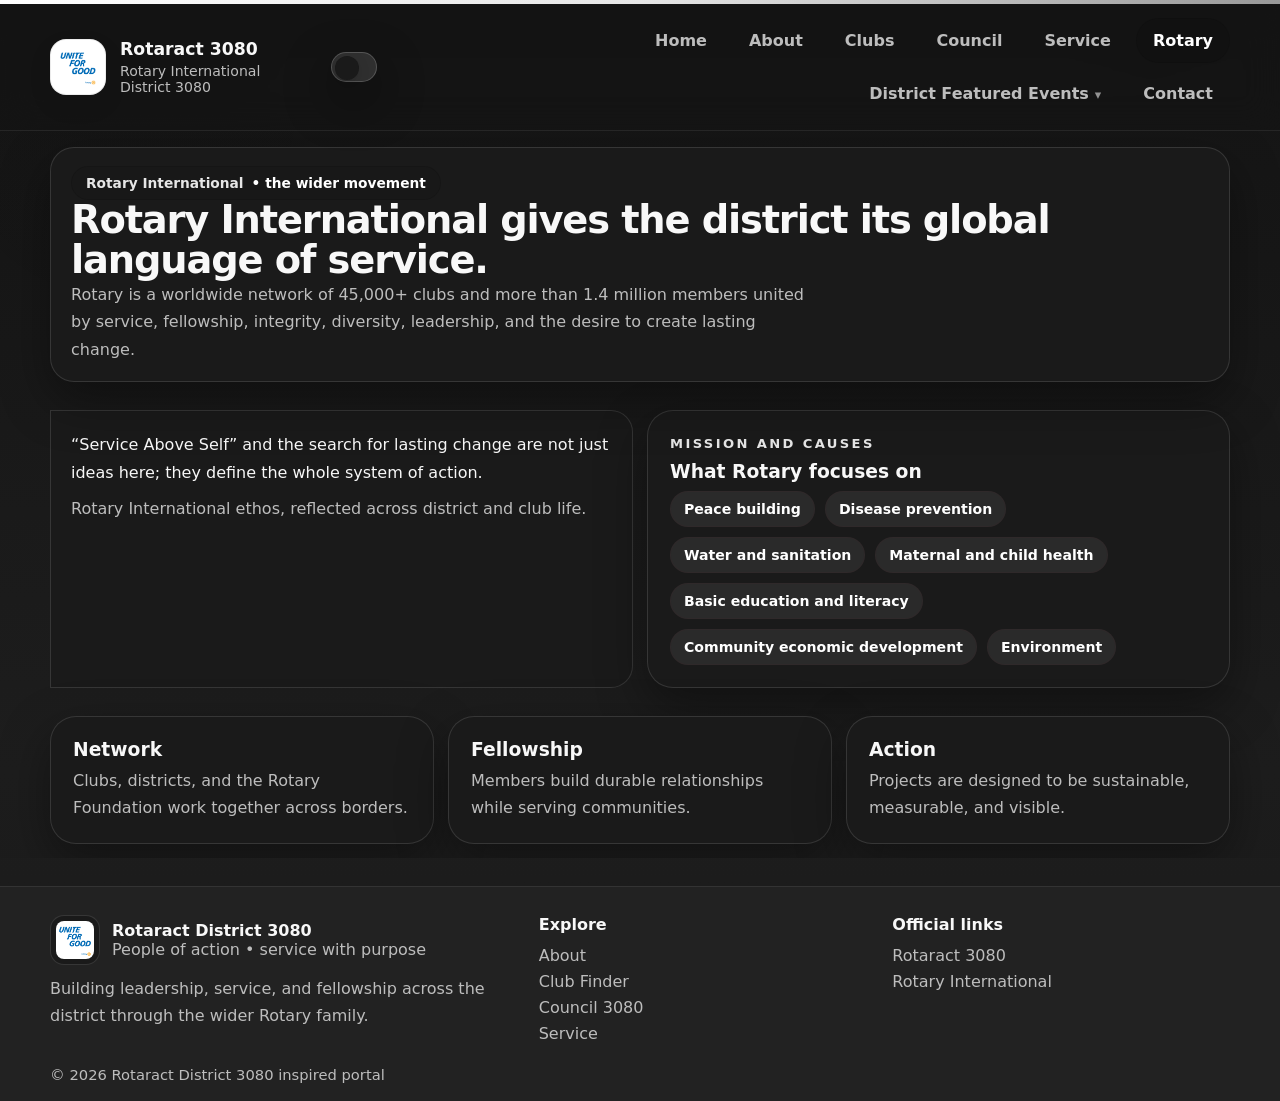
<file: rotary.html>
<!doctype html>
<html lang="en">
<head>
  <meta charset="utf-8" />
  <meta name="viewport" content="width=device-width, initial-scale=1" />
  <title>Rotary International</title>
  <meta name="description" content="Rotaract District 3080 and Rotary International portal." />
  <link rel="icon" href="assets/rotary.png" />
  <link rel="preconnect" href="https://www.rotaract3080.org" />
  <link rel="stylesheet" href="assets/styles.css" />
  
</head>
<body class="page-rotary">
<div class="topbar"></div>
<header class="site-header">
  <div class="container nav-wrap">
    <a class="brand" href="index.html">
      <img src="assets/rotary.png" alt="Rotary logo" />
      <div>
        <strong>Rotaract 3080</strong>
        <span>Rotary International District 3080</span>
      </div>
    </a>
    <button class="nav-toggle" aria-label="Toggle menu">☰</button>
      <button class="theme-toggle" type="button" aria-label="Switch to light theme" aria-pressed="false">Light mode</button>
    <nav class="site-nav">
      <a href="index.html">Home</a>
      <a href="about.html">About</a>
      <a href="clubs.html">Clubs</a>
      <a href="council.html">Council</a>
      <a href="service.html">Service</a>
      <a href="rotary.html">Rotary</a>
      <div class="menu">
        <button class="nav-btn" type="button" data-menu-btn aria-expanded="false">District Featured Events</button>
        <div class="menu-panel" aria-label="District Featured Events">
          <div class="menu-head">
            <div>
              <h3>District Featured Events</h3>
              <p>Hand-picked moments from district life, leadership, and celebration.</p>
            </div>
            <a class="menu-link" href="service.html">Open calendar</a>
          </div>
          <div class="menu-grid">
            <a class="event-mini" href="council.html">
              <div class="thumb"><img src="assets/placeholder-landscape.svg" data-remote-src="https://www.rotaract3080.org/_next/image?q=75&url=%2FCouncil3080%2F1712478256008.jpg&w=1080" alt="District gathering" loading="lazy" referrerpolicy="no-referrer" /></div>
              <span class="date">District highlight</span>
              <h4>Council spotlight</h4>
              <p>Leadership portraits and district presence presented with a compact card style.</p>
            </a>
            <a class="event-mini" href="about.html">
              <div class="thumb"><img src="assets/placeholder-landscape.svg" data-remote-src="https://www.rotaract3080.org/_next/image?q=75&url=%2Fabout%2Fhero.webp&w=1080" alt="District community" loading="lazy" referrerpolicy="no-referrer" /></div>
              <span class="date">Featured story</span>
              <h4>District identity</h4>
              <p>Explore the scope, culture, and service footprint of Rotaract 3080.</p>
            </a>
            <a class="event-mini" href="clubs.html">
              <div class="thumb"><img src="assets/placeholder-landscape.svg" data-remote-src="https://www.rotaract3080.org/_next/image?q=75&url=%2FCouncil3080%2FBatch.jpg&w=1080" alt="Club network" loading="lazy" referrerpolicy="no-referrer" /></div>
              <span class="date">Network</span>
              <h4>Clubs in action</h4>
              <p>Use the searchable club directory to jump straight into district clubs.</p>
            </a>
          </div>
        </div>
      </div>
      <a href="contact.html">Contact</a>
    </nav>
  </div>
</header>

<main>
  <section class="page-hero">
    <div class="container page-hero-shell">
      <div class="hero-cardline reveal">
        <div class="eyebrow"><b>Rotary International</b> • the wider movement</div>
        <h1>Rotary International gives the district its global language of service.</h1>
        <p>Rotary is a worldwide network of 45,000+ clubs and more than 1.4 million members united by service, fellowship, integrity, diversity, leadership, and the desire to create lasting change.</p>
      </div>
    </div>
  </section>

  <section class="section">
    <div class="container grid-2">
      <blockquote class="reveal">
        <p>“Service Above Self” and the search for lasting change are not just ideas here; they define the whole system of action.</p>
        <cite>Rotary International ethos, reflected across district and club life.</cite>
      </blockquote>
      <div class="panel reveal">
        <div class="kicker">Mission and causes</div>
        <h3>What Rotary focuses on</h3>
        <div class="pill-row">
          <span class="pill">Peace building</span>
          <span class="pill">Disease prevention</span>
          <span class="pill">Water and sanitation</span>
          <span class="pill">Maternal and child health</span>
          <span class="pill">Basic education and literacy</span>
          <span class="pill">Community economic development</span>
          <span class="pill">Environment</span>
        </div>
      </div>
    </div>
  </section>

  <section class="section">
    <div class="container grid-3">
      <article class="card reveal"><h3>Network</h3><p>Clubs, districts, and the Rotary Foundation work together across borders.</p></article>
      <article class="card reveal"><h3>Fellowship</h3><p>Members build durable relationships while serving communities.</p></article>
      <article class="card reveal"><h3>Action</h3><p>Projects are designed to be sustainable, measurable, and visible.</p></article>
    </div>
  </section>
</main>

<footer class="footer">
  <div class="container footer-grid">
    <div>
      <div class="footer-brand">
        <img src="assets/rotary.png" alt="Rotary logo" />
        <div>
          <strong>Rotaract District 3080</strong>
          <div class="muted">People of action • service with purpose</div>
        </div>
      </div>
      <p>Building leadership, service, and fellowship across the district through the wider Rotary family.</p>
    </div>
    <div>
      <h4>Explore</h4>
      <a href="about.html">About</a>
      <a href="clubs.html">Club Finder</a>
      <a href="council.html">Council 3080</a>
      <a href="service.html">Service</a>
    </div>
    <div>
      <h4>Official links</h4>
      <a href="https://www.rotaract3080.org/" target="_blank" rel="noreferrer">Rotaract 3080</a>
      <a href="https://www.rotary.org/" target="_blank" rel="noreferrer">Rotary International</a>
    </div>
  </div>
  <div class="container footer-bottom">© 2026 Rotaract District 3080 inspired portal</div>
</footer>
<script src="assets/site.js"></script>
</body>
</html>
</file>
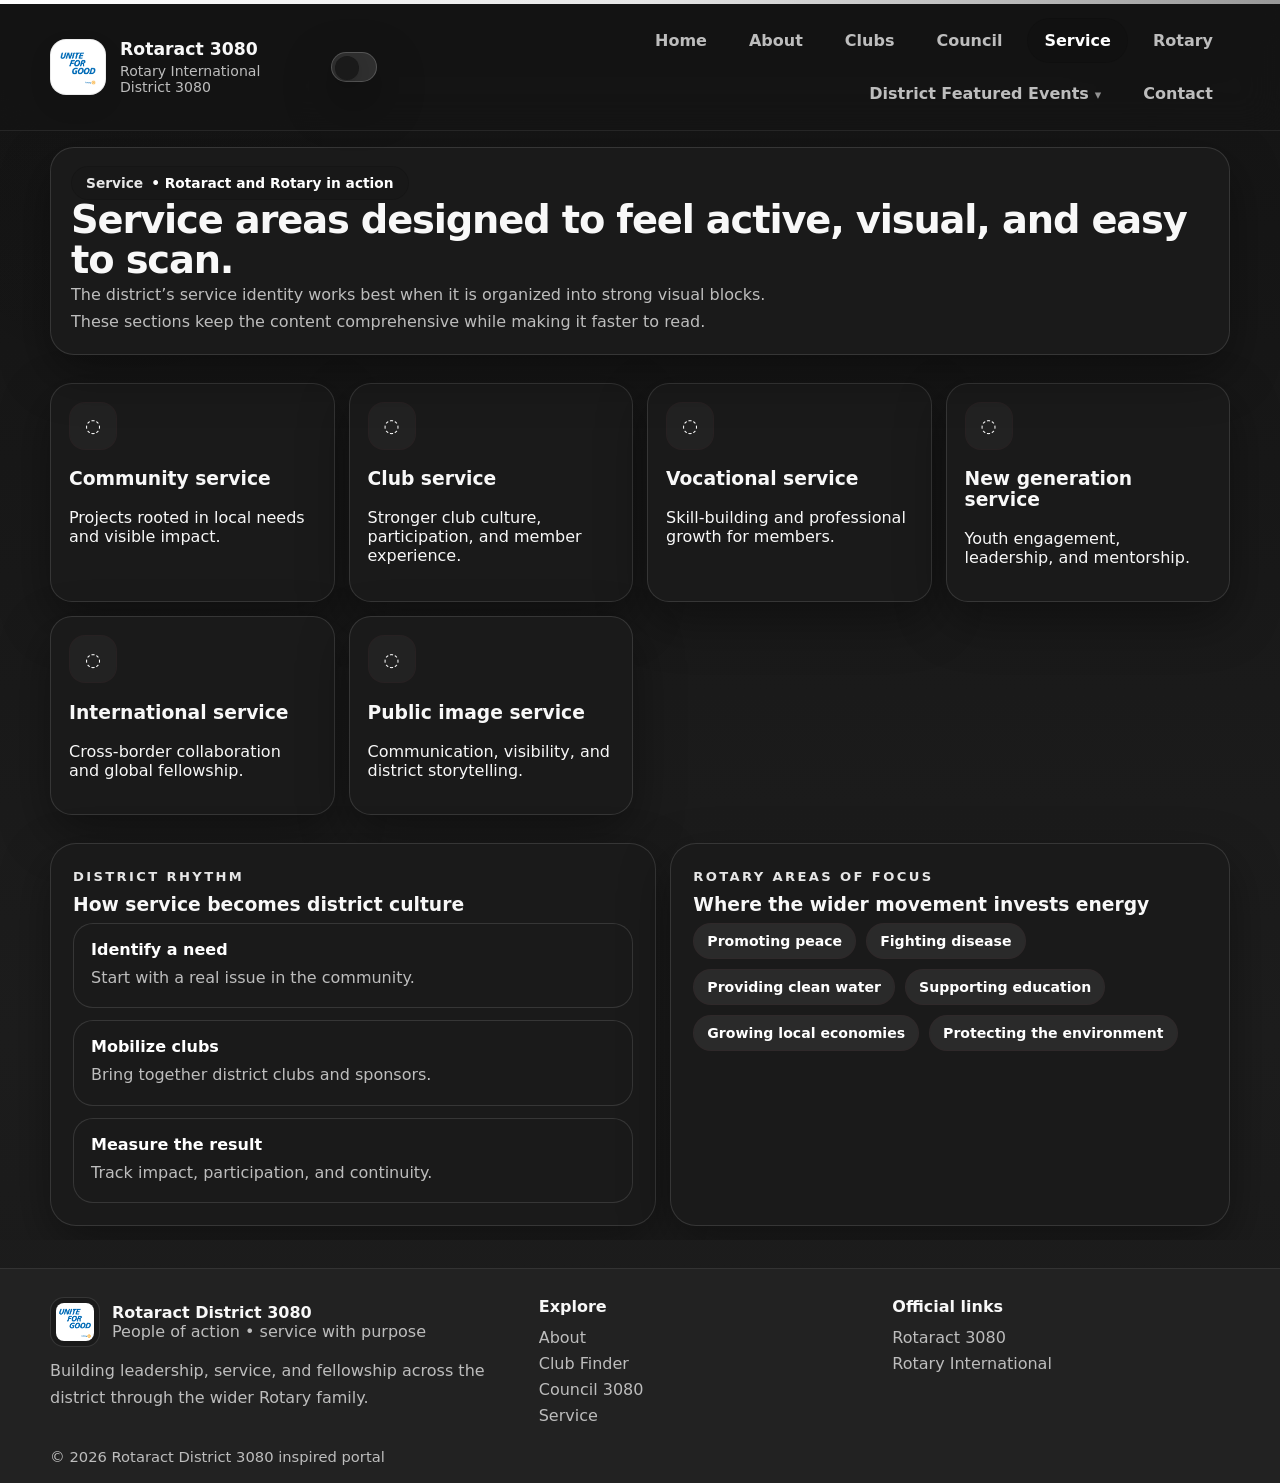
<file: service.html>
<!doctype html>
<html lang="en">
<head>
  <meta charset="utf-8" />
  <meta name="viewport" content="width=device-width, initial-scale=1" />
  <title>Service | Rotaract 3080</title>
  <meta name="description" content="Rotaract District 3080 and Rotary International portal." />
  <link rel="icon" href="assets/rotary.png" />
  <link rel="preconnect" href="https://www.rotaract3080.org" />
  <link rel="stylesheet" href="assets/styles.css" />
  
</head>
<body class="page-service">
<div class="topbar"></div>
<header class="site-header">
  <div class="container nav-wrap">
    <a class="brand" href="index.html">
      <img src="assets/rotary.png" alt="Rotary logo" />
      <div>
        <strong>Rotaract 3080</strong>
        <span>Rotary International District 3080</span>
      </div>
    </a>
    <button class="nav-toggle" aria-label="Toggle menu">☰</button>
      <button class="theme-toggle" type="button" aria-label="Switch to light theme" aria-pressed="false">Light mode</button>
    <nav class="site-nav">
      <a href="index.html">Home</a>
      <a href="about.html">About</a>
      <a href="clubs.html">Clubs</a>
      <a href="council.html">Council</a>
      <a href="service.html">Service</a>
      <a href="rotary.html">Rotary</a>
      <div class="menu">
        <button class="nav-btn" type="button" data-menu-btn aria-expanded="false">District Featured Events</button>
        <div class="menu-panel" aria-label="District Featured Events">
          <div class="menu-head">
            <div>
              <h3>District Featured Events</h3>
              <p>Hand-picked moments from district life, leadership, and celebration.</p>
            </div>
            <a class="menu-link" href="service.html">Open calendar</a>
          </div>
          <div class="menu-grid">
            <a class="event-mini" href="council.html">
              <div class="thumb"><img src="assets/placeholder-landscape.svg" data-remote-src="https://www.rotaract3080.org/_next/image?q=75&url=%2FCouncil3080%2F1712478256008.jpg&w=1080" alt="District gathering" loading="lazy" referrerpolicy="no-referrer" /></div>
              <span class="date">District highlight</span>
              <h4>Council spotlight</h4>
              <p>Leadership portraits and district presence presented with a compact card style.</p>
            </a>
            <a class="event-mini" href="about.html">
              <div class="thumb"><img src="assets/placeholder-landscape.svg" data-remote-src="https://www.rotaract3080.org/_next/image?q=75&url=%2Fabout%2Fhero.webp&w=1080" alt="District community" loading="lazy" referrerpolicy="no-referrer" /></div>
              <span class="date">Featured story</span>
              <h4>District identity</h4>
              <p>Explore the scope, culture, and service footprint of Rotaract 3080.</p>
            </a>
            <a class="event-mini" href="clubs.html">
              <div class="thumb"><img src="assets/placeholder-landscape.svg" data-remote-src="https://www.rotaract3080.org/_next/image?q=75&url=%2FCouncil3080%2FBatch.jpg&w=1080" alt="Club network" loading="lazy" referrerpolicy="no-referrer" /></div>
              <span class="date">Network</span>
              <h4>Clubs in action</h4>
              <p>Use the searchable club directory to jump straight into district clubs.</p>
            </a>
          </div>
        </div>
      </div>
      <a href="contact.html">Contact</a>
    </nav>
  </div>
</header>

<main>
  <section class="page-hero">
    <div class="container page-hero-shell">
      <div class="hero-cardline reveal">
        <div class="eyebrow"><b>Service</b> • Rotaract and Rotary in action</div>
        <h1>Service areas designed to feel active, visual, and easy to scan.</h1>
        <p>The district’s service identity works best when it is organized into strong visual blocks. These sections keep the content comprehensive while making it faster to read.</p>
      </div>
    </div>
  </section>

  <section class="section">
    <div class="container">
      <div class="icon-grid">
        <article class="icon-card reveal"><div class="service-icon">◌</div><h3>Community service</h3><p>Projects rooted in local needs and visible impact.</p></article><article class="icon-card reveal"><div class="service-icon">◌</div><h3>Club service</h3><p>Stronger club culture, participation, and member experience.</p></article><article class="icon-card reveal"><div class="service-icon">◌</div><h3>Vocational service</h3><p>Skill-building and professional growth for members.</p></article><article class="icon-card reveal"><div class="service-icon">◌</div><h3>New generation service</h3><p>Youth engagement, leadership, and mentorship.</p></article><article class="icon-card reveal"><div class="service-icon">◌</div><h3>International service</h3><p>Cross-border collaboration and global fellowship.</p></article><article class="icon-card reveal"><div class="service-icon">◌</div><h3>Public image service</h3><p>Communication, visibility, and district storytelling.</p></article>
      </div>
    </div>
  </section>

  <section class="section">
    <div class="container split">
      <div class="panel reveal">
        <div class="kicker">District rhythm</div>
        <h3>How service becomes district culture</h3>
        <div class="timeline">
          <div class="timeline-item"><strong>Identify a need</strong><span>Start with a real issue in the community.</span></div>
          <div class="timeline-item"><strong>Mobilize clubs</strong><span>Bring together district clubs and sponsors.</span></div>
          <div class="timeline-item"><strong>Measure the result</strong><span>Track impact, participation, and continuity.</span></div>
        </div>
      </div>
      <div class="panel reveal">
        <div class="kicker">Rotary areas of focus</div>
        <h3>Where the wider movement invests energy</h3>
        <div class="pill-row">
          <span class="pill">Promoting peace</span>
          <span class="pill">Fighting disease</span>
          <span class="pill">Providing clean water</span>
          <span class="pill">Supporting education</span>
          <span class="pill">Growing local economies</span>
          <span class="pill">Protecting the environment</span>
        </div>
      </div>
    </div>
  </section>
</main>

<footer class="footer">
  <div class="container footer-grid">
    <div>
      <div class="footer-brand">
        <img src="assets/rotary.png" alt="Rotary logo" />
        <div>
          <strong>Rotaract District 3080</strong>
          <div class="muted">People of action • service with purpose</div>
        </div>
      </div>
      <p>Building leadership, service, and fellowship across the district through the wider Rotary family.</p>
    </div>
    <div>
      <h4>Explore</h4>
      <a href="about.html">About</a>
      <a href="clubs.html">Club Finder</a>
      <a href="council.html">Council 3080</a>
      <a href="service.html">Service</a>
    </div>
    <div>
      <h4>Official links</h4>
      <a href="https://www.rotaract3080.org/" target="_blank" rel="noreferrer">Rotaract 3080</a>
      <a href="https://www.rotary.org/" target="_blank" rel="noreferrer">Rotary International</a>
    </div>
  </div>
  <div class="container footer-bottom">© 2026 Rotaract District 3080 inspired portal</div>
</footer>
<script src="assets/site.js"></script>
</body>
</html>
</file>
<file: assets/styles.css>
:root{
  --bg:#141414;
  --bg-2:#1d1d1d;
  --surface:#1a1a1a;
  --surface-2:#222222;
  --surface-3:#2a2a2a;
  --stroke:rgba(255,255,255,.12);
  --text:#f8f8f8;
  --muted:#bdbdbd;
  --primary:#ffffff;
  --primary-2:#e6e6e6;
  --primary-3:#a8a8a8;
  --gold:#999999;
  --shadow:0 18px 50px rgba(0,0,0,.38);
  --shadow-strong:0 24px 70px rgba(0,0,0,.45);
  --radius:26px;
  --max:1180px;
}

.theme-light{
  --bg:#ffffff;
  --bg-2:#f5f5f5;
  --surface:#ffffff;
  --surface-2:#f2f2f2;
  --surface-3:#e8e8e8;
  --stroke:#d1d1d1;
  --text:#111111;
  --muted:#6d6d6d;
  --primary:#000000;
  --primary-2:#2b2b2b;
  --primary-3:#555555;
  --gold:#999999;
  --shadow:0 18px 50px rgba(0,0,0,.08);
  --shadow-strong:0 24px 70px rgba(0,0,0,.15);
}
*{box-sizing:border-box}
html{scroll-behavior:smooth}
body{
  margin:0;
  color:var(--text);
  font-family: Inter, ui-sans-serif, system-ui, -apple-system, BlinkMacSystemFont, "Segoe UI", sans-serif;
  background:
    radial-gradient(circle at 10% 10%, rgba(0,0,0,.04), transparent 28%),
    radial-gradient(circle at 90% 0%, rgba(0,0,0,.03), transparent 24%),
    linear-gradient(180deg, var(--bg) 0%, var(--bg-2) 70%, var(--surface) 100%);
}
a{color:inherit;text-decoration:none}
img{max-width:100%;display:block}
button,input,textarea,select{font:inherit}
::selection{background:rgba(125,36,54,.18)}
.container{width:min(var(--max), calc(100% - 32px)); margin:0 auto}
.topbar{
  height:4px;
  background:linear-gradient(90deg, var(--primary), var(--primary-2), var(--gold));
}
.site-header{
  position:sticky; top:0; z-index:100;
  background:rgba(20,20,20,.86);
  backdrop-filter: blur(18px);
  border-bottom:1px solid rgba(255,255,255,.08);
  transition: box-shadow .2s ease, background .2s ease;
}
.theme-light .site-header{
  background:rgba(255,255,255,.86);
  border-bottom:1px solid rgba(0,0,0,.08);
}
.site-header.scrolled{box-shadow:0 10px 30px rgba(0,0,0,.08); background:rgba(20,20,20,.96);}
.theme-light .site-header.scrolled{background:rgba(255,255,255,.96);}
.nav-wrap{
  display:flex; align-items:center; justify-content:space-between; gap:20px;
  padding:14px 0;
}
.brand{display:flex; align-items:center; gap:14px; min-width:0}
.brand img{
  width:56px; height:56px; object-fit:contain; background:#fff; border-radius:16px;
  padding:6px; border:1px solid rgba(0,0,0,.08); box-shadow:0 10px 24px rgba(0,0,0,.08);
}
.brand strong{display:block; font-size:1.08rem; line-height:1.1}
.brand span{display:block; color:var(--muted); font-size:.88rem; margin-top:4px}
.site-nav{display:flex; gap:8px; flex-wrap:wrap; justify-content:flex-end; align-items:center}
.site-nav a{
  padding:12px 16px; border-radius:999px; color:var(--muted); font-weight:700;
  transition: transform .18s ease, background .18s ease, color .18s ease, border-color .18s ease;
  border:1px solid transparent;
}
.site-nav a:hover{transform:translateY(-1px); background:var(--surface-2); color:var(--primary); border-color:rgba(255,255,255,.12)}
.site-nav a.active{background:rgba(255,255,255,.12); color:var(--primary); border-color:rgba(255,255,255,.16)}
.nav-toggle{display:none; border:1px solid var(--stroke); background:var(--surface); color:var(--primary); border-radius:14px; padding:11px 13px; box-shadow:var(--shadow)}
.theme-toggle{
  position:relative;
  width:54px;
  height:30px;
  padding:0;
  border-radius:999px;
  border:1px solid rgba(255,255,255,.18);
  background:rgba(255,255,255,.12);
  color:transparent;
  font-size:0;
  box-shadow:var(--shadow);
  cursor:pointer;
  transition: background .18s ease, border-color .18s ease;
}
.theme-toggle::after{
  content:'';
  position:absolute;
  top:3px;
  left:3px;
  width:24px;
  height:24px;
  border-radius:50%;
  background:var(--surface);
  transition: left .18s ease, background .18s ease, box-shadow .18s ease;
  box-shadow:0 4px 12px rgba(0,0,0,.16);
}
.theme-toggle[aria-pressed="true"]::after{
  left:calc(100% - 27px);
}
.theme-toggle:hover{
  background:rgba(255,255,255,.2);
}
.theme-light .site-nav a:hover{border-color:rgba(0,0,0,.12)}
.theme-light .site-nav a.active{background:rgba(0,0,0,.08); border-color:rgba(0,0,0,.12)}
.theme-light .theme-toggle{border:1px solid rgba(0,0,0,.12); background:rgba(0,0,0,.12);}
.theme-light .theme-toggle:hover{background:rgba(0,0,0,.16);}
main{overflow:hidden}
.hero{
  position:relative;
  padding:28px 0 12px;
}
.hero::before{
  content:""; position:absolute; inset:0 auto auto -120px; width:340px; height:340px; border-radius:50%;
  background:radial-gradient(circle, rgba(0,0,0,.05) 0%, rgba(0,0,0,0) 70%);
  pointer-events:none;
}
.hero-shell,
.section-shell,
.page-hero-shell{
  position:relative;
  z-index:1;
}
.hero-grid{
  display:grid;
  grid-template-columns: 1.05fr .95fr;
  gap:22px;
  align-items:start;
}
.eyebrow{
  display:inline-flex; align-items:center; gap:8px;
  padding:8px 14px;
  border-radius:999px;
  background:rgba(0,0,0,.06);
  border:1px solid rgba(0,0,0,.12);
  color:var(--primary);
  font-size:.86rem;
  font-weight:700;
}
.eyebrow b{color:var(--primary-2)}
.hero h1{
  font-size:clamp(2.55rem, 5vw, 5rem);
  line-height:.95;
  letter-spacing:-.06em;
  margin:16px 0 14px;
}
.lead{
  font-size:1.04rem;
  color:var(--muted);
  line-height:1.75;
  margin:0;
  max-width:65ch;
}
.hero-actions{display:flex; gap:12px; flex-wrap:wrap; margin-top:22px}
.btn{
  display:inline-flex; align-items:center; justify-content:center; gap:10px;
  padding:13px 18px; border-radius:16px; font-weight:800;
  border:1px solid rgba(0,0,0,.12);
  background:var(--surface);
  box-shadow:var(--shadow);
  transition: transform .18s ease, box-shadow .18s ease, background .18s ease, color .18s ease, border-color .18s ease;
}
.btn:hover{transform:translateY(-2px); box-shadow:var(--shadow-strong)}
.btn.primary{
  color:#fff; border-color:transparent;
  background:linear-gradient(135deg, var(--primary), var(--primary-2));
}
.btn.secondary{
  background:var(--surface);
  color:var(--primary);
}
.btn.ghost{
  background:transparent;
  color:var(--primary);
  box-shadow:none;
}
.stats-row{
  display:grid;
  grid-template-columns:repeat(3,1fr);
  gap:12px;
  margin-top:18px;
}
.stat{
  padding:16px 16px 15px;
  border-radius:22px;
  background:var(--surface);
  border:1px solid var(--stroke);
  box-shadow:var(--shadow);
}
.stat strong{display:block; font-size:1.45rem; line-height:1.1}
.stat span{display:block; margin-top:7px; color:var(--muted); font-size:.92rem; line-height:1.45}
.hero-panel{
  background:var(--surface);
  border:1px solid rgba(255,255,255,.08);
  border-radius:32px;
  box-shadow:var(--shadow-strong);
  padding:18px;
}
.image-stack{
  display:grid;
  grid-template-columns: 1fr;
  gap:14px;
}
.hero-image,
.media-frame{
  position:relative;
  border-radius:24px;
  overflow:hidden;
  background:linear-gradient(135deg, rgba(0,0,0,.05), rgba(0,0,0,.08));
  border:1px solid rgba(0,0,0,.1);
  box-shadow:var(--shadow);
}
.hero-image img,
.media-frame img{
  width:100%; height:100%;
  object-fit:cover;
  object-position:center top;
}
.hero-image--tall{aspect-ratio: 4 / 4.9;}
.hero-image--wide{aspect-ratio: 16 / 9;}
.hero-image--split{display:grid; grid-template-columns:1.05fr .95fr; gap:12px}
.hero-image--mini{aspect-ratio: 1 / 1.1;}
.mini-legend{
  display:flex; flex-wrap:wrap; gap:8px; margin-top:14px;
}
.chip{
  display:inline-flex; align-items:center;
  padding:9px 14px; border-radius:999px;
  background:var(--surface-3); color:var(--primary);
  border:1px solid rgba(101,26,43,.1);
  font-weight:700; font-size:.88rem;
}
.hero-note{
  margin-top:14px;
  padding:14px 16px;
  border-radius:20px;
  background:var(--surface-2);
  border:1px solid var(--stroke);
}
.hero-note strong{display:block; color:var(--primary); margin-bottom:4px}
.section,
.page-hero{
  padding:18px 0;
}
.section-head{
  display:flex; justify-content:space-between; align-items:flex-end; gap:18px;
  margin-bottom:14px;
}
.section-head h2,
.page-hero h1{
  margin:0;
  font-size:clamp(1.7rem, 3vw, 2.55rem);
  letter-spacing:-.03em;
  line-height:1.05;
}
.section-head p,
.page-hero p{
  margin:0; color:var(--muted); line-height:1.72; max-width:72ch;
}
.kicker{
  display:inline-flex; align-items:center; gap:8px;
  font-size:.82rem; letter-spacing:.18em; text-transform:uppercase;
  color:var(--primary-2);
  margin-bottom:10px;
  font-weight:800;
}
.grid-2,
.grid-3,
.grid-4,
.council-grid,
.club-grid{
  display:grid;
  gap:14px;
}
.grid-2{grid-template-columns:repeat(2, minmax(0, 1fr))}
.grid-3{grid-template-columns:repeat(3, minmax(0, 1fr))}
.grid-4{grid-template-columns:repeat(4, minmax(0, 1fr))}
.card,
.panel,
.club-card,
.person-card,
.service-card,
.fact-card{
  background:var(--surface);
  border:1px solid var(--stroke);
  border-radius:var(--radius);
  box-shadow:var(--shadow);
}
.card,
.panel{
  padding:22px;
}
.card h3,
.panel h3,
.service-card h3,
.club-card h3,
.person-card h3,
.fact-card h3{
  margin:0 0 10px;
  line-height:1.15;
}
.card p,
.panel p,
.service-card p,
.club-card p,
.person-card p,
.fact-card p{
  margin:0;
  color:var(--muted);
  line-height:1.7;
}
.soft-band{
  padding:20px;
  border-radius:30px;
  background:linear-gradient(180deg, rgba(125,36,54,.04), rgba(184,138,88,.05));
  border:1px solid rgba(101,26,43,.08);
}
.split{
  display:grid;
  grid-template-columns:1.04fr .96fr;
  gap:14px;
}
.timeline{
  display:grid;
  gap:12px;
}
.timeline-item{
  padding:16px 17px;
  border-radius:20px;
  background:var(--surface);
  border:1px solid var(--stroke);
}
.timeline-item strong{display:block; margin-bottom:6px; color:var(--primary)}
.timeline-item span{color:var(--muted); line-height:1.65}
.pill-row{display:flex; gap:10px; flex-wrap:wrap}
.pill{
  padding:9px 13px;
  border-radius:999px;
  background:var(--surface-3);
  color:var(--primary);
  border:1px solid rgba(101,26,43,.08);
  font-weight:700;
  font-size:.88rem;
}
.note{color:var(--muted)}
.quick-links{display:flex; gap:10px; flex-wrap:wrap; margin-top:18px}
.quick-links a{
  padding:10px 14px;
  border-radius:999px;
  background:var(--surface-2);
  color:var(--primary);
  border:1px solid rgba(101,26,43,.08);
  font-weight:700;
}
.council-grid{grid-template-columns:repeat(3, minmax(0, 1fr))}
.person-card{
  overflow:hidden;
  display:flex;
  flex-direction:column;
}
.person-media{
  aspect-ratio: 4 / 4.75;
  background:linear-gradient(135deg, rgba(125,36,54,.08), rgba(184,138,88,.08));
  border-bottom:1px solid var(--stroke);
}
.person-media img{
  width:100%; height:100%;
  object-fit:cover;
  object-position:center top;
}
.person-body{padding:16px 16px 18px}
.person-role{
  display:inline-flex;
  padding:7px 10px;
  border-radius:999px;
  background:var(--surface-2);
  color:var(--primary);
  border:1px solid rgba(101,26,43,.08);
  font-size:.82rem;
  font-weight:800;
  margin-bottom:10px;
}
.person-card h3{font-size:1.02rem; margin-bottom:8px}
.person-card p{font-size:.94rem}
.club-controls{
  display:flex; flex-wrap:wrap; gap:10px;
  align-items:center; justify-content:space-between;
  margin-bottom:14px;
}
.search{
  flex:1 1 280px;
  display:flex;
  align-items:center;
  gap:10px;
  background:var(--surface);
  border:1px solid var(--stroke);
  border-radius:18px;
  padding:12px 14px;
  box-shadow:var(--shadow);
}
.search input{
  border:0; outline:0; width:100%; background:transparent; color:var(--text);
}
.search input::placeholder{color:#9a8f92}
.filters{display:flex; gap:10px; flex-wrap:wrap}
.filter-btn{
  border:1px solid var(--stroke);
  background:var(--surface);
  color:var(--muted);
  padding:10px 14px;
  border-radius:999px;
  font-weight:700;
  cursor:pointer;
  transition: all .18s ease;
}
.filter-btn.active,
.filter-btn:hover{
  background:rgba(101,26,43,.08);
  color:var(--primary);
  border-color:rgba(101,26,43,.12);
}
.club-grid{
  grid-template-columns:repeat(3, minmax(0, 1fr));
}
.club-card{
  padding:18px;
  position:relative;
  overflow:hidden;
}
.club-card::after{
  content:""; position:absolute; inset:auto -20px -20px auto; width:120px; height:120px; border-radius:50%;
  background:radial-gradient(circle, rgba(125,36,54,.08), rgba(125,36,54,0) 70%);
  pointer-events:none;
}
.zone-tag{
  display:inline-flex;
  align-self:flex-start;
  padding:7px 11px;
  border-radius:999px;
  background:var(--surface-2);
  color:var(--primary);
  border:1px solid rgba(101,26,43,.08);
  font-size:.82rem;
  font-weight:800;
}
.club-meta{margin-top:10px; color:var(--muted); line-height:1.65; font-size:.94rem}
.club-sponsor{
  display:inline-flex; margin-top:12px; padding:8px 10px; border-radius:999px;
  background:rgba(184,138,88,.12); color:#8a6235; font-weight:700; font-size:.82rem;
}
.service-card{
  padding:18px;
  display:flex;
  flex-direction:column;
  gap:12px;
}
.service-icon{
  width:48px; height:48px;
  border-radius:16px;
  display:grid; place-items:center;
  background:var(--surface-2);
  color:var(--primary);
  border:1px solid rgba(101,26,43,.08);
  font-size:1.15rem;
}
.icon-grid{
  display:grid;
  grid-template-columns:repeat(4, minmax(0,1fr));
  gap:14px;
}
.icon-card{
  padding:18px;
  border-radius:22px;
  background:var(--surface);
  border:1px solid var(--stroke);
  box-shadow:var(--shadow);
}
.icon-card .service-icon{margin-bottom:12px}
blockquote{
  margin:0;
  padding:20px;
  border-left:4px solid var(--primary);
  background:var(--surface);
  border-radius:0 22px 22px 0;
  border:1px solid var(--stroke);
}
blockquote p{margin:0; color:var(--text); line-height:1.75}
blockquote cite{display:block; margin-top:12px; color:var(--muted); font-style:normal}
.form-grid{
  display:grid;
  grid-template-columns:1fr 1fr;
  gap:12px;
}
.field{
  display:flex;
  flex-direction:column;
  gap:7px;
}
.field label{
  font-size:.9rem;
  font-weight:700;
  color:var(--primary);
}
.field input,
.field textarea,
.field select{
  width:100%;
  border-radius:16px;
  border:1px solid var(--stroke);
  background:var(--surface);
  padding:13px 14px;
  color:var(--text);
  outline:none;
  box-shadow:var(--shadow);
}
.field textarea{min-height:150px; resize:vertical}
.footer{
  margin-top:28px;
  padding:28px 0 18px;
  border-top:1px solid rgba(255,255,255,.08);
  background:var(--surface-2);
}
.footer-grid{
  display:grid;
  grid-template-columns:1.4fr 1fr 1fr;
  gap:16px;
}
.footer h4{margin:0 0 12px}
.footer p{margin:0; color:var(--muted); line-height:1.7}
.footer a{display:block; color:var(--muted); margin:7px 0}
.footer a:hover{color:var(--primary)}
.footer-brand{
  display:flex; align-items:center; gap:12px;
  margin-bottom:10px;
}
.footer-brand img{width:50px; height:50px; object-fit:contain; border-radius:14px; background:var(--surface); padding:5px; border:1px solid var(--stroke)}
.footer-bottom{margin-top:16px; color:var(--muted); font-size:.92rem}
.page-hero{
  padding:22px 0 12px;
}
.page-hero .hero-cardline{
  padding:18px 20px;
  border-radius:24px;
  background:var(--surface);
  border:1px solid var(--stroke);
  box-shadow:var(--shadow);
}
.page-hero .meta-row{
  display:flex; flex-wrap:wrap; gap:10px; margin-top:14px;
}
.meta-pill{
  padding:8px 12px; border-radius:999px; background:var(--surface-3); color:var(--primary); font-size:.84rem; font-weight:800; border:1px solid rgba(101,26,43,.08)
}
.reveal{
  opacity:0;
  transform: translateY(14px);
  transition: opacity .55s ease, transform .55s ease;
}
.reveal.in{
  opacity:1;
  transform:none;
}
.sr-only{position:absolute; width:1px; height:1px; padding:0; margin:-1px; overflow:hidden; clip:rect(0,0,0,0); border:0}
.hidden{display:none !important}
.muted{color:var(--muted)}
.hr{
  height:1px; background:rgba(0,0,0,.08); margin:18px 0;
}
@media (max-width: 1100px){
  .hero-grid,.split,.footer-grid,.grid-2{grid-template-columns:1fr}
  .grid-3,.club-grid,.council-grid,.icon-grid{grid-template-columns:repeat(2, minmax(0, 1fr))}
}
@media (max-width: 760px){
  .nav-toggle{display:inline-flex}
  .site-nav{display:none; width:100%; padding-top:8px; justify-content:flex-start}
  body.nav-open .site-nav{display:flex; flex-direction:column; align-items:flex-start}
  .nav-wrap{flex-wrap:wrap}
  .site-header .container{padding-inline:0}
  .site-nav a{padding:11px 14px}
  .hero{padding-top:22px}
  .stats-row,.grid-2,.grid-3,.grid-4,.club-grid,.council-grid,.icon-grid,.form-grid{grid-template-columns:1fr}
  .section-head{flex-direction:column; align-items:flex-start}
  .hero-image--split{grid-template-columns:1fr}
}


/* === v4 refinements: 3131-style palette, denser layout, stronger motion === */
.theme-light{
  --bg:#ffffff;
  --bg-2:#f5f5f5;
  --surface:#ffffff;
  --surface-2:#f2f2f2;
  --surface-3:#e8e8e8;
  --stroke:#d1d1d1;
  --text:#111111;
  --muted:#6f5b64;
  --primary:#000000;
  --primary-2:#2b2b2b;
  --primary-3:#555555;
  --gold:#999999;
  --shadow:0 16px 42px rgba(0,0,0,.08);
  --shadow-strong:0 24px 64px rgba(0,0,0,.14);
}

body.theme-light{
  background:
    radial-gradient(circle at 10% 10%, rgba(0,0,0,.04), transparent 24%),
    radial-gradient(circle at 92% 0%, rgba(0,0,0,.04), transparent 20%),
    linear-gradient(180deg, var(--bg) 0%, var(--bg-2) 56%, var(--surface) 100%);
}

main{overflow:hidden}

.site-header{
  transition: background .2s ease, box-shadow .2s ease, transform .2s ease;
}
body.theme-light .site-header.scrolled{
  background:rgba(255,255,255,.96);
  box-shadow:0 10px 30px rgba(0,0,0,.08);
}

.hero{
  padding:24px 0 10px;
}
.hero-grid{
  align-items:start;
  gap:18px;
}
.hero h1{
  max-width:11ch;
}
.hero-panel{
  padding:14px;
}
.image-stack{
  gap:10px;
}
.hero-image--split{
  grid-template-columns:1.12fr .88fr;
  gap:10px;
}
.hero-image--mini{
  aspect-ratio: 0.84 / 1.18;
  min-height: 320px;
}
.hero-image,
.media-frame{
  transition: transform .22s ease, box-shadow .22s ease, border-color .22s ease;
}
.hero-image:hover,
.media-frame:hover{
  transform: translateY(-2px);
  box-shadow:var(--shadow-strong);
}
.hero-note{
  margin-top:10px;
}
.section,
.page-hero{
  padding:14px 0;
}
.page-hero{
  padding-top:16px;
}
.section-head{
  margin-bottom:12px;
}
.card,
.panel,
.club-card,
.person-card,
.service-card,
.fact-card,
.timeline-item,
.stat,
.quick-links a,
.pill,
.meta-pill,
.btn,
.filter-btn,
.person-role,
.zone-tag,
.club-sponsor{
  transition: transform .2s ease, box-shadow .2s ease, background .2s ease, color .2s ease, border-color .2s ease;
}
.card:hover,
.panel:hover,
.club-card:hover,
.person-card:hover,
.service-card:hover,
.fact-card:hover,
.timeline-item:hover,
.stat:hover{
  transform: translateY(-3px);
  box-shadow:var(--shadow-strong);
}
.quick-links a:hover,
.pill:hover,
.meta-pill:hover,
.zone-tag:hover,
.club-sponsor:hover{
  transform: translateY(-1px);
}
.person-media{
  aspect-ratio: 4 / 4.25;
}
.person-body{
  padding:14px 14px 16px;
}
.council-grid{
  gap:12px;
}
.club-grid{
  gap:12px;
}
.club-card{
  padding:16px;
}
.card h3,
.panel h3,
.service-card h3,
.club-card h3,
.person-card h3,
.fact-card h3{
  margin-bottom:8px;
}
.card p,
.panel p,
.service-card p,
.club-card p,
.person-card p,
.fact-card p{
  line-height:1.65;
}
.btn:hover{
  transform:translateY(-2px);
}
.btn.primary{
  background:linear-gradient(135deg, var(--primary), var(--primary-2));
}
.btn.secondary{
  border-color:rgba(0,0,0,.12);
}
.nav-toggle:hover,
.site-nav a:hover,
.filter-btn:hover{
  background:rgba(0,0,0,.08);
  border-color:rgba(0,0,0,.1);
  color:var(--primary);
}
.site-nav a.active{
  background:rgba(0,0,0,.08);
  color:var(--primary);
  border-color:rgba(0,0,0,.12);
}
.menu{
  position:relative;
}
.nav-btn{
  border:1px solid transparent;
  background:transparent;
  padding:12px 16px;
  border-radius:999px;
  color:var(--muted);
  font-weight:700;
  cursor:pointer;
}
.nav-btn::after{
  content:"▾";
  margin-left:6px;
  font-size:.8em;
  opacity:.75;
}
.nav-btn[aria-expanded="true"],
.nav-btn:hover{
  color:var(--primary);
  background:rgba(0,0,0,.08);
  border-color:rgba(0,0,0,.1);
}
.menu-panel{
  position:absolute;
  right:0;
  top:calc(100% + 12px);
  width:min(840px, calc(100vw - 32px));
  background:var(--surface);
  border:1px solid rgba(0,0,0,.12);
  box-shadow:var(--shadow-strong);
  border-radius:26px;
  padding:16px;
  display:none;
  z-index:90;
  backdrop-filter: blur(16px);
}
.menu.open .menu-panel,
.menu:hover .menu-panel,
.menu:focus-within .menu-panel{
  display:block;
  animation:menuDrop .22s ease-out;
}
.menu-head{
  display:flex;
  justify-content:space-between;
  align-items:flex-start;
  gap:12px;
  margin-bottom:12px;
}
.menu-head h3{
  margin:0;
  font-size:1.05rem;
  letter-spacing:-.02em;
}
.menu-head p{
  margin:4px 0 0;
  color:var(--muted);
  line-height:1.5;
  font-size:.92rem;
}
.menu-link{
  display:inline-flex;
  align-items:center;
  padding:9px 12px;
  border-radius:999px;
  background:var(--surface-2);
  color:var(--primary);
  border:1px solid rgba(125,36,54,.08);
  font-weight:800;
  white-space:nowrap;
}
.menu-grid{
  display:grid;
  grid-template-columns:repeat(3, minmax(0,1fr));
  gap:10px;
}
.event-mini{
  display:block;
  padding:10px;
  border-radius:20px;
  background:var(--surface);
  border:1px solid var(--stroke);
  overflow:hidden;
  text-decoration:none;
}
.event-mini .thumb{
  position:relative;
  border-radius:16px;
  overflow:hidden;
  margin-bottom:10px;
  aspect-ratio: 16 / 10;
  background:linear-gradient(135deg, rgba(125,36,54,.12), rgba(185,144,88,.14));
}
.event-mini .thumb img{
  width:100%;
  height:100%;
  object-fit:cover;
}
.event-mini .date{
  display:inline-flex;
  margin-bottom:8px;
  padding:6px 10px;
  border-radius:999px;
  background:rgba(125,36,54,.08);
  color:var(--primary);
  font-weight:800;
  font-size:.8rem;
}
.event-mini h4{
  margin:0 0 6px;
  font-size:1rem;
  line-height:1.2;
}
.event-mini p{
  margin:0;
  color:var(--muted);
  line-height:1.55;
  font-size:.92rem;
}
.reveal{
  opacity:0;
  transform:translateY(18px) scale(.985);
  transition:opacity .62s ease, transform .62s ease;
}
.reveal.in{
  opacity:1;
  transform:none;
}
@keyframes menuDrop{
  from{opacity:0; transform:translateY(-6px) scale(.985)}
  to{opacity:1; transform:translateY(0) scale(1)}
}
@keyframes floaty{
  0%,100%{transform:translateY(0)}
  50%{transform:translateY(-6px)}
}
.hero-panel::after,
.hero::before,
.hero::after{
  animation: floaty 10s ease-in-out infinite;
}
@media (max-width: 1100px){
  .menu-grid{grid-template-columns:1fr}
}
@media (max-width: 760px){
  .menu-panel{
    position:static;
    width:100%;
    margin-top:10px;
  }
  .menu-head{
    flex-direction:column;
    align-items:flex-start;
  }
  .hero{
    padding-top:18px;
  }
  .hero-image--mini{
    min-height: 250px;
  }
  .section,
  .page-hero{
    padding:12px 0;
  }
}
</file>
